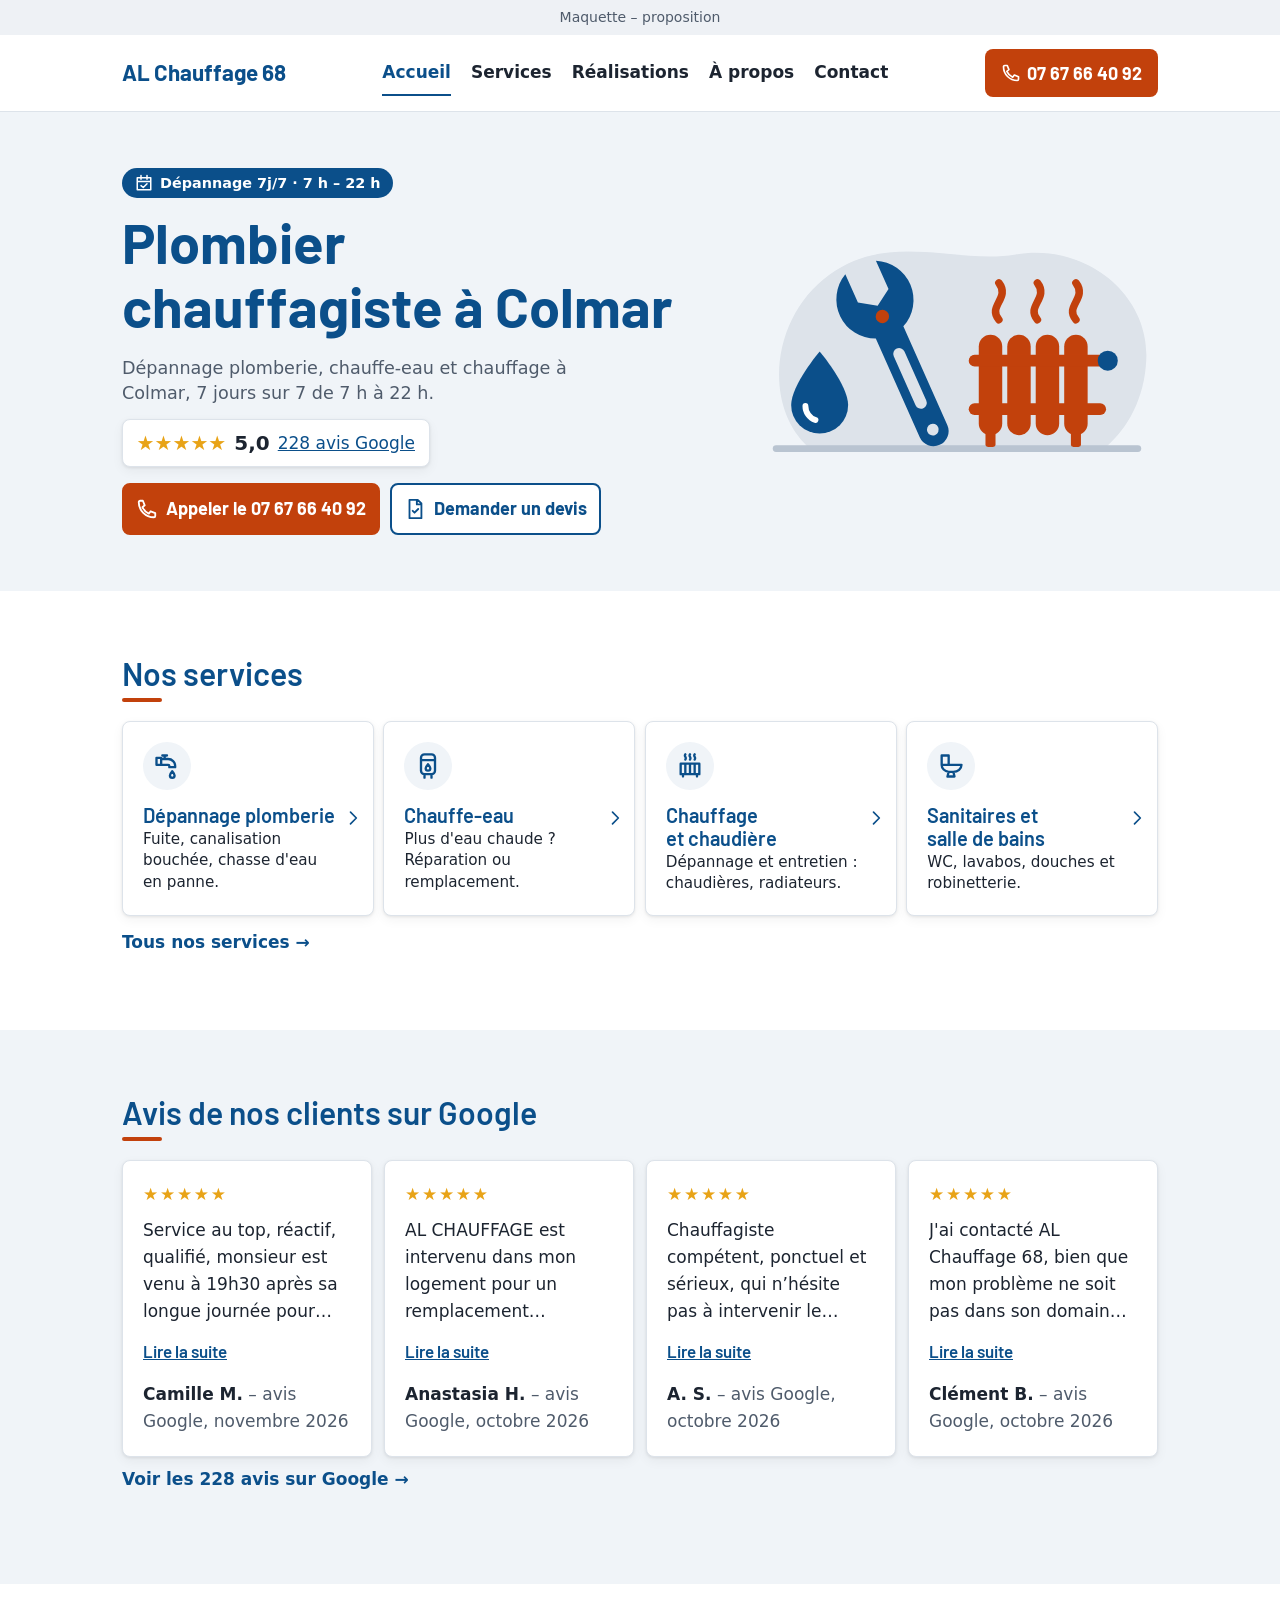
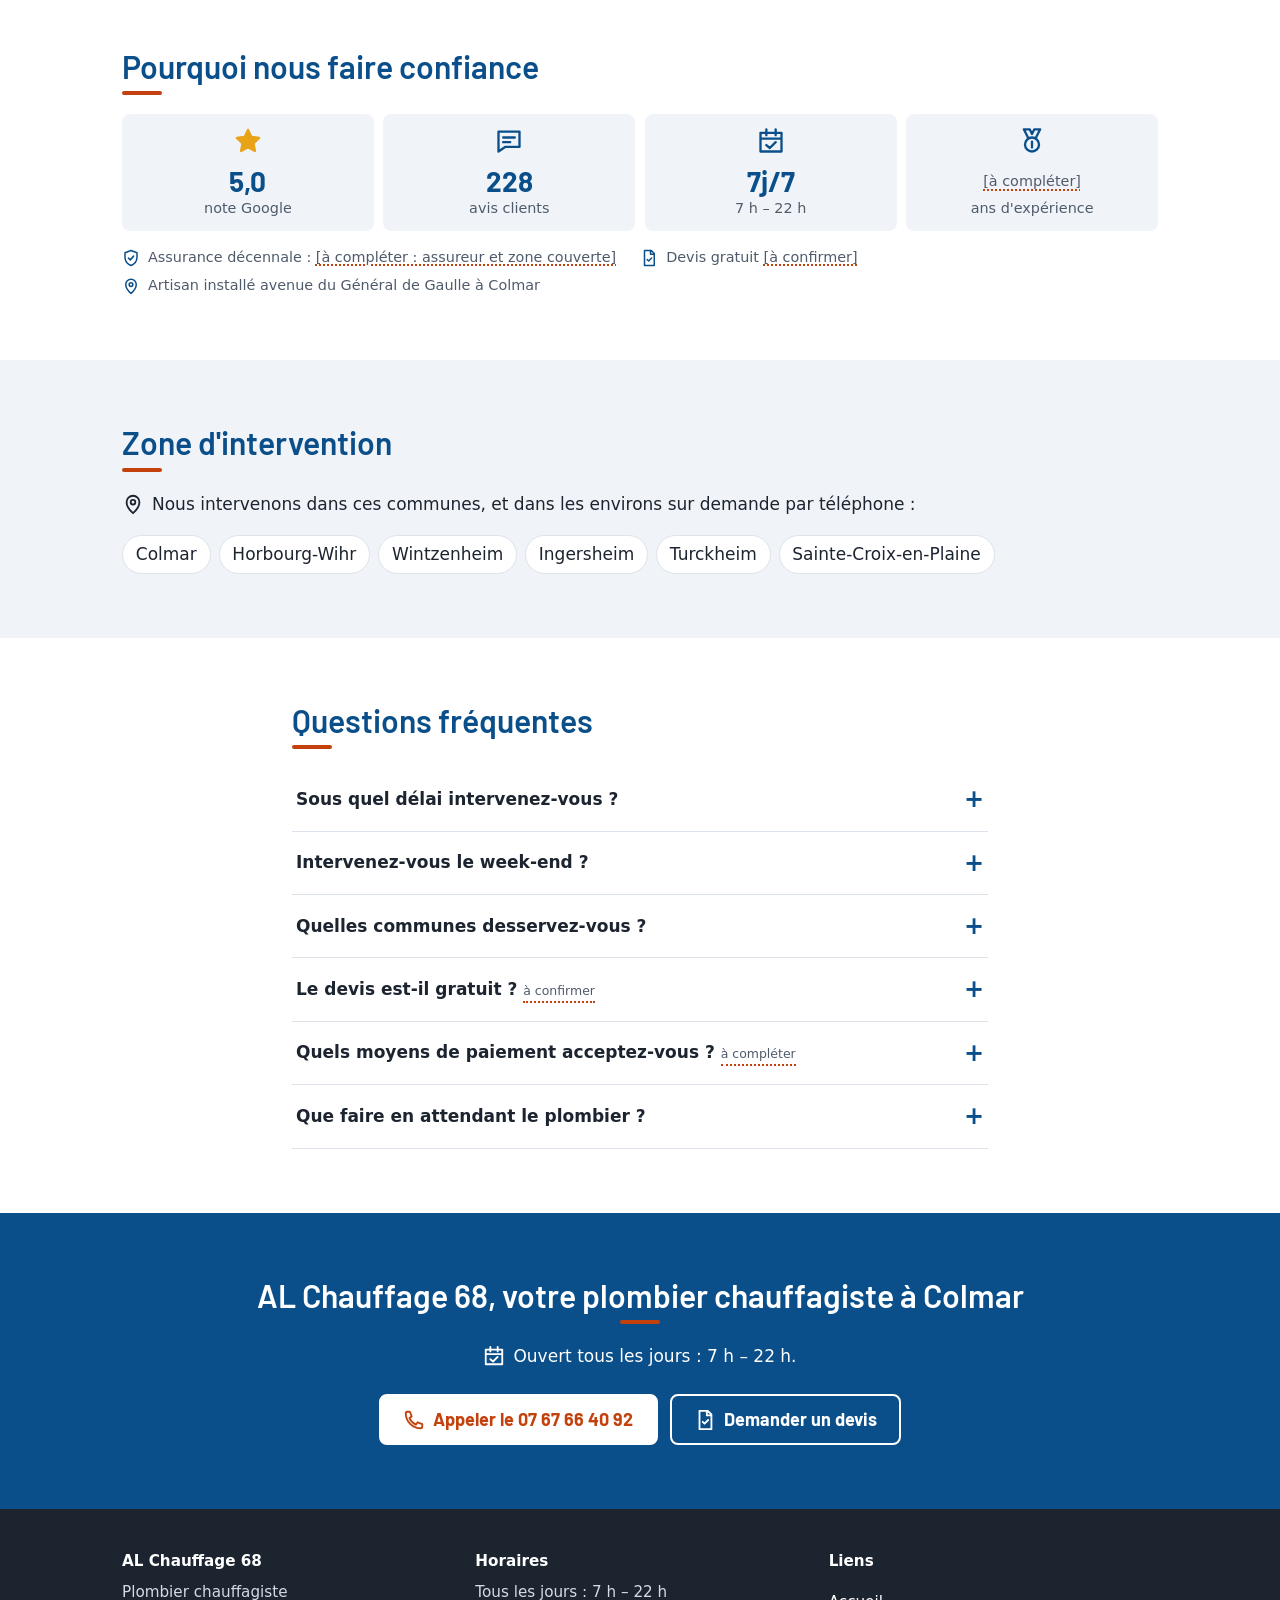
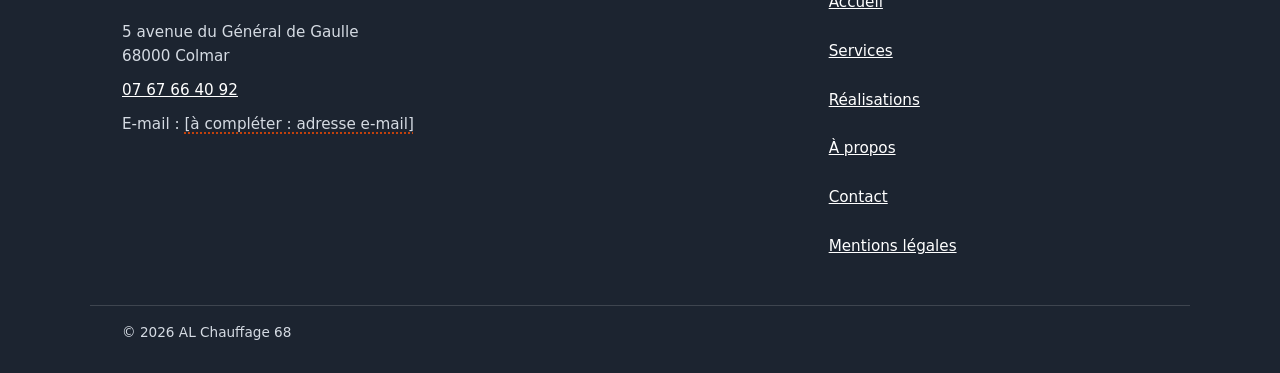
<file: index.html>
<!DOCTYPE html>
<!--
  GABARIT DE BASE : la "coquille" commune à toutes les pages.

  generer.py remplace chaque variable écrite entre doubles accolades
  par la valeur du client (lue dans client.json), et insère le contenu
  propre à chaque page à la place de la variable "contenu".

  Attention : n'écris jamais de doubles accolades dans un commentaire,
  generer.py les remplacerait aussi.

  Les variables qui contiennent du HTML déjà prêt (menu, JSON-LD, contenu…)
  sont fabriquées par generer.py. Les autres sont du texte simple.
-->
<html lang="fr">
<head>
  <meta charset="utf-8">
  <meta name="viewport" content="width=device-width, initial-scale=1">
  <!-- Accueil d'une maquette : check-list et points à vérifier. Placé après le charset,
       que le navigateur doit trouver dans les 1024 premiers octets du fichier. -->
  <!--
  AVANT LA MISE EN LIGNE (tout se règle dans client.json, puis relancer generer.py)
  [ ] Retirer le noindex : "maquette": false
  [ ] Retirer le bandeau maquette : même réglage
  [ ] Ajouter le nom de domaine : "site.url" (met à jour canonical, Open Graph, sitemap, CNAME)
  [ ] Renseigner tous les [à compléter] et lever les [à confirmer]
  [ ] Régler tous les points à vérifier avec le client
  [ ] Ajouter les photos, dont photos/partage.jpg (1200 x 630)
  [ ] Renseigner la clé Web3Forms, créée avec l'e-mail de l'artisan, effacer "formulaire.test", puis tester un vrai envoi
  [ ] Ligne Sitemap de robots.txt : s'active toute seule avec "maquette": false

  POINTS À VÉRIFIER AVEC LE CLIENT (liste a_verifier de client.json)
  [ ] Accord pour afficher les 4 avis Google
  [ ] Accord pour recevoir les demandes de devis et les photos par SMS
  [ ] Horaires, 7 h – 22 h tous les jours : relire avec le client
  [ ] Communes desservies : relire avec le client
  [ ] Services, descriptions, clientèle de particuliers
  [ ] Sanitaires et salle de bains : service proposé ?
  [ ] Pompe à chaleur / climatisation (masquée) : service proposé ? Quelles prestations ?
  [ ] Prix indicatifs, taux horaire et frais de déplacement (non affichés)
  [ ] Devis gratuit : déplacement compris ?
  [ ] Délai habituel, pour une urgence et pour des travaux programmés
  [ ] Majoration le soir et le week-end
  [ ] Marques posées et entretenues
  [ ] Parcours de l'artisan, année de création, équipe
  [ ] Certifications : RGE, Qualibat ou aucune
  [ ] Texte de présentation et valeurs
  [ ] Réalisations : types de chantiers, puis description, commune et date de chaque photo
  [ ] Adresse : local ou domicile ? D'accord pour l'afficher avec une carte ?
  [ ] Position GPS pour Google (latitude, longitude)
  [ ] Formulaire (en test, reçu par Louison) : e-mail de l'artisan pour sa clé, et durée de conservation des demandes
-->

  <!-- Référencement : un titre et une description propres à chaque page -->
  <title>Plombier chauffagiste à Colmar – AL Chauffage 68</title>
  <meta name="description" content="AL Chauffage 68, plombier chauffagiste à Colmar. Dépannage plomberie, chauffe-eau et chauffage à Colmar, 7 jours sur 7 de 7&nbsp;h à 22&nbsp;h.">
  <!-- "index, follow" pour un vrai site, "noindex, nofollow" pour une maquette -->
  <meta name="robots" content="noindex, nofollow">
  <link rel="canonical" href="https://sneaqix.github.io/maquette-al-chauffage-68/">

  <!-- Open Graph : l'aperçu affiché quand on partage le lien (WhatsApp, Facebook…) -->
  <meta property="og:type" content="website">
  <meta property="og:locale" content="fr_FR">
  <meta property="og:site_name" content="AL Chauffage 68">
  <meta property="og:title" content="Plombier chauffagiste à Colmar – AL Chauffage 68">
  <meta property="og:description" content="AL Chauffage 68, plombier chauffagiste à Colmar. Dépannage plomberie, chauffe-eau et chauffage à Colmar, 7 jours sur 7 de 7&nbsp;h à 22&nbsp;h.">
  <meta property="og:url" content="https://sneaqix.github.io/maquette-al-chauffage-68/">
  <!-- Image de partage (JPG ou PNG) : absente si le client n'a pas encore de photo -->
  <meta property="og:image" content="https://sneaqix.github.io/maquette-al-chauffage-68/assets/img/partage.png">
  <meta property="og:image:width" content="1200">
  <meta property="og:image:height" content="630">
  <meta property="og:image:alt" content="Visuel d'attente : photo du client à venir">

  <meta name="theme-color" content="#0b4f8a">
  <link rel="icon" href="assets/img/favicon.svg" type="image/svg+xml">
  <!-- La graisse des titres et des boutons est chargée en priorité.
       crossorigin est obligatoire pour une police, même sur le même site. -->
  <link rel="preload" href="assets/fonts/barlow-700.woff2" as="font" type="font/woff2" crossorigin>
  <!-- ?v=... : empreinte du fichier calculée par generer.py. Elle change dès que
       le fichier change, ce qui oblige le navigateur à recharger la nouvelle
       version au lieu de garder l'ancienne en mémoire (cache). -->
  <link rel="stylesheet" href="assets/css/style.css?v=8a58036d">

  <!-- Les couleurs du client : elles remplacent celles par défaut de style.css -->
  <style>
    :root {
      --couleur-principale: #0b4f8a;
      --couleur-action: #c2410c;
      --couleur-accent: #e8a317;
    }
  </style>

  <!-- Données structurées LocalBusiness (accueil seulement) : aident Google à comprendre
       qui est l'entreprise, où elle est et quand elle est ouverte -->
  <!-- [à compléter : géolocalisation (latitude et longitude), champ entreprise.geo] -->
  <script type="application/ld+json">
{
  "@context": "https://schema.org",
  "@type": "Plumber",
  "@id": "https://sneaqix.github.io/maquette-al-chauffage-68/#entreprise",
  "name": "AL Chauffage 68",
  "description": "Dépannage plomberie, chauffe-eau et chauffage à Colmar, 7 jours sur 7 de 7 h à 22 h.",
  "url": "https://sneaqix.github.io/maquette-al-chauffage-68/",
  "telephone": "+33767664092",
  "address": {
    "@type": "PostalAddress",
    "streetAddress": "5 avenue du Général de Gaulle",
    "postalCode": "68000",
    "addressLocality": "Colmar",
    "addressCountry": "FR"
  },
  "openingHoursSpecification": [
    {
      "@type": "OpeningHoursSpecification",
      "dayOfWeek": [
        "Monday",
        "Tuesday",
        "Wednesday",
        "Thursday",
        "Friday",
        "Saturday",
        "Sunday"
      ],
      "opens": "07:00",
      "closes": "22:00"
    }
  ],
  "areaServed": [
    {
      "@type": "City",
      "name": "Colmar"
    },
    {
      "@type": "City",
      "name": "Horbourg-Wihr"
    },
    {
      "@type": "City",
      "name": "Wintzenheim"
    },
    {
      "@type": "City",
      "name": "Ingersheim"
    },
    {
      "@type": "City",
      "name": "Turckheim"
    },
    {
      "@type": "City",
      "name": "Sainte-Croix-en-Plaine"
    }
  ],
  "sameAs": [
    "https://maps.app.goo.gl/vkjFC9P3EUq2Zqzq7"
  ]
}
</script>

  <!-- Signale tout de suite au CSS que le JavaScript fonctionne (classe "js"),
       pour que le menu mobile soit replié dès l'affichage, sans clignotement -->
  <script>document.documentElement.classList.add('js');</script>
  <!-- defer : le script s'exécute une fois la page lue, sans la ralentir -->
  <script src="assets/js/main.js?v=74660fad" defer></script>
</head>
<body>
  <!-- Lien d'évitement : permet aux utilisateurs de clavier ou de lecteur
       d'écran de sauter directement au contenu -->
  <a class="lien-evitement" href="#contenu">Aller au contenu</a>

  <!-- Bandeau "Maquette – proposition" (vide sur un vrai site) -->
  <p class="bandeau-maquette">Maquette – proposition</p>

  <header class="entete">
    <div class="conteneur entete__ligne">
      <a class="logo" href="index.html">AL Chauffage 68</a>

      <!-- Bouton ☰ du menu mobile. Affiché seulement si le JS fonctionne
           (voir ".js .menu-bouton" dans style.css) : sans JS, le menu reste
           simplement affiché en entier. -->
      <button class="menu-bouton" type="button" aria-expanded="false"
              aria-controls="menu">
        <span class="menu-bouton__icone" aria-hidden="true"></span>
        <span class="menu-bouton__texte">Menu</span>
      </button>

      <nav class="menu" id="menu" aria-label="Menu principal">
        <ul class="menu__liste">
<li><a class="menu__lien" href="index.html" aria-current="page"><svg class="icone menu__icone" aria-hidden="true" focusable="false" viewBox="0 0 24 24" width="22" height="22" fill="none" stroke="currentColor" stroke-width="2" stroke-linecap="round" stroke-linejoin="round"><path d="M3 11l9-8 9 8M5 9.5V21h5v-6h4v6h5V9.5"/></svg>Accueil</a></li>
<li><a class="menu__lien" href="services.html"><svg class="icone menu__icone" aria-hidden="true" focusable="false" viewBox="0 0 24 24" width="22" height="22" fill="none" stroke="currentColor" stroke-width="2" stroke-linecap="round" stroke-linejoin="round"><path d="M14.7 6.3a1 1 0 0 0 0 1.4l1.6 1.6a1 1 0 0 0 1.4 0l3.8-3.8a6 6 0 0 1-8 8l-6.9 6.9a2.1 2.1 0 0 1-3-3l6.9-6.9a6 6 0 0 1 8-8z"/></svg>Services</a></li>
<li><a class="menu__lien" href="realisations.html"><svg class="icone menu__icone" aria-hidden="true" focusable="false" viewBox="0 0 24 24" width="22" height="22" fill="none" stroke="currentColor" stroke-width="2" stroke-linecap="round" stroke-linejoin="round"><path d="M4 4h16v16H4zM4 17l5-5 4 4 3-3 4 4M14 8.5a1.5 1.5 0 1 0 3 0a1.5 1.5 0 1 0-3 0"/></svg>Réalisations</a></li>
<li><a class="menu__lien" href="a-propos.html"><svg class="icone menu__icone" aria-hidden="true" focusable="false" viewBox="0 0 24 24" width="22" height="22" fill="none" stroke="currentColor" stroke-width="2" stroke-linecap="round" stroke-linejoin="round"><path d="M8 8a4 4 0 1 0 8 0a4 4 0 1 0-8 0M4 21a8 7 0 0 1 16 0"/></svg>À propos</a></li>
<li><a class="menu__lien" href="contact.html"><svg class="icone menu__icone" aria-hidden="true" focusable="false" viewBox="0 0 24 24" width="22" height="22" fill="none" stroke="currentColor" stroke-width="2" stroke-linecap="round" stroke-linejoin="round"><path d="M3 5h18v14H3zM3 6l9 7 9-7"/></svg>Contact</a></li>
</ul>
      </nav>

      <!-- Téléphone dans l'en-tête : visible sur grand écran -->
      <a class="entete__tel" href="tel:+33767664092" aria-label="Appeler le 07 67 66 40 92"><svg class="icone" aria-hidden="true" focusable="false" viewBox="0 0 24 24" width="20" height="20" fill="none" stroke="currentColor" stroke-width="2" stroke-linecap="round" stroke-linejoin="round"><path d="M7.5 3h-3A1.5 1.5 0 0 0 3 4.5 16.5 16.5 0 0 0 19.5 21a1.5 1.5 0 0 0 1.5-1.5v-3l-5-2-2 2.5a14 14 0 0 1-7-7l2.5-2z"/></svg>07 67 66 40 92</a>
    </div>
  </header>

  <main id="contenu">
    <!--
  PAGE D'ACCUEIL (devient index.html)
  Inséré dans base.html à la place de la variable "contenu".
  Le seul H1 de la page : le métier + la ville (essentiel pour le SEO local).
-->

<!-- 1. Haut de page : ce que fait l'entreprise, où, la note Google et les boutons -->
<section class="accueil-hero">
  <div class="conteneur accueil-hero__grille">
    <div class="accueil-hero__texte">
      <p class="pastille"><svg class="icone" aria-hidden="true" focusable="false" viewBox="0 0 24 24" width="18" height="18" fill="none" stroke="currentColor" stroke-width="2" stroke-linecap="round" stroke-linejoin="round"><path d="M3 5h18v16H3zM3 10h18M8 2v5M16 2v5M8 15.5l3 2.5 5-5"/></svg><span>Dépannage 7j/7 · 7&nbsp;h – 22&nbsp;h</span></p>
      <h1>Plombier chauffagiste à Colmar</h1>
      <p class="accroche">Dépannage plomberie, chauffe-eau et chauffage à Colmar, 7 jours sur 7 de 7&nbsp;h à 22&nbsp;h.</p>

      <a class="note-google" href="https://maps.app.goo.gl/vkjFC9P3EUq2Zqzq7" target="_blank" rel="noopener"><span class="note-google__etoiles" aria-hidden="true"><span class="etoile">★</span><span class="etoile">★</span><span class="etoile">★</span><span class="etoile">★</span><span class="etoile">★</span></span> <strong>5,0<span class="visuellement-cache"> sur 5,</span></strong> <span class="note-google__avis">228 avis Google</span></a>

      <div class="boutons">
        <!-- main.js montre la barre du bas quand ce bouton sort de l'écran -->
        <a class="bouton bouton--action" href="tel:+33767664092" data-appel-principal><svg class="icone" aria-hidden="true" focusable="false" viewBox="0 0 24 24" width="22" height="22" fill="none" stroke="currentColor" stroke-width="2" stroke-linecap="round" stroke-linejoin="round"><path d="M7.5 3h-3A1.5 1.5 0 0 0 3 4.5 16.5 16.5 0 0 0 19.5 21a1.5 1.5 0 0 0 1.5-1.5v-3l-5-2-2 2.5a14 14 0 0 1-7-7l2.5-2z"/></svg><span>Appeler le <span class="numero">07 67 66 40 92</span></span></a>
        <!-- Deux boutons visibles, jamais plus. Le 2e : SMS sur téléphone, formulaire sur ordinateur -->
        <a class="bouton bouton--secondaire bouton--mobile" href="sms:+33767664092?&amp;body=Bonjour%2C%20je%20vous%20contacte%20depuis%20votre%20site.%20Je%20souhaite%20un%20devis%20pour%20%3A%20"><svg class="icone" aria-hidden="true" focusable="false" viewBox="0 0 24 24" width="22" height="22" fill="none" stroke="currentColor" stroke-width="2" stroke-linecap="round" stroke-linejoin="round"><path d="M3 4h18v13H9l-6 4zM8 10.5h.01M12 10.5h.01M16 10.5h.01"/></svg>Devis par SMS</a><a class="bouton bouton--secondaire bouton--grand-ecran" href="contact.html#devis"><svg class="icone" aria-hidden="true" focusable="false" viewBox="0 0 24 24" width="22" height="22" fill="none" stroke="currentColor" stroke-width="2" stroke-linecap="round" stroke-linejoin="round"><path d="M6 2h9l4 4v16H6zM14 2v5h5M9.5 14l2 2 4-4"/></svg>Demander un devis</a>
      </div>
    </div>

    <div class="accueil-hero__photo">
      <img class="illustration" src="assets/img/illustration-accueil.svg" alt="" width="480" height="300" loading="eager">
    </div>
  </div>
</section>

<!-- 2. Services, juste après le haut de page (les 4 premiers de la liste) -->
<section class="section">
  <div class="conteneur">
    <h2>Nos services</h2>
    <ul class="grille-cartes grille-cartes--apercu">
<li class="carte-service carte-service--lien"><span class="carte-service__icone"><svg class="icone" aria-hidden="true" focusable="false" viewBox="0 0 24 24" width="28" height="28" fill="none" stroke="currentColor" stroke-width="2" stroke-linecap="round" stroke-linejoin="round"><path d="M3 5h4v6H3zM7 6h6a6 6 0 0 1 6 6v1h-5v-1a1 1 0 0 0-1-1H7M10 6V3M8 3h4M16.5 16.5s-2 2.3-2 3.7a2 2 0 0 0 4 0c0-1.4-2-3.7-2-3.7z"/></svg></span><div><h3><a class="carte-service__lien" href="services.html#service-depannage-plomberie">Dépannage plomberie</a></h3><p>Fuite, canalisation bouchée, chasse d&#x27;eau en panne.</p></div><svg class="icone carte-service__chevron" aria-hidden="true" focusable="false" viewBox="0 0 24 24" width="20" height="20" fill="none" stroke="currentColor" stroke-width="2" stroke-linecap="round" stroke-linejoin="round"><path d="M9 5l7 7-7 7"/></svg></li>
<li class="carte-service carte-service--lien"><span class="carte-service__icone"><svg class="icone" aria-hidden="true" focusable="false" viewBox="0 0 24 24" width="28" height="28" fill="none" stroke="currentColor" stroke-width="2" stroke-linecap="round" stroke-linejoin="round"><path d="M6 5a3 3 0 0 1 3-3h6a3 3 0 0 1 3 3v11a3 3 0 0 1-3 3H9a3 3 0 0 1-3-3zM6 7h12M9 19v3M15 19v3M12 10.5s-2 2.3-2 3.5a2 2 0 0 0 4 0c0-1.2-2-3.5-2-3.5z"/></svg></span><div><h3><a class="carte-service__lien" href="services.html#service-chauffe-eau">Chauffe-eau</a></h3><p>Plus d&#x27;eau chaude ? Réparation ou remplacement.</p></div><svg class="icone carte-service__chevron" aria-hidden="true" focusable="false" viewBox="0 0 24 24" width="20" height="20" fill="none" stroke="currentColor" stroke-width="2" stroke-linecap="round" stroke-linejoin="round"><path d="M9 5l7 7-7 7"/></svg></li>
<li class="carte-service carte-service--lien"><span class="carte-service__icone"><svg class="icone" aria-hidden="true" focusable="false" viewBox="0 0 24 24" width="28" height="28" fill="none" stroke="currentColor" stroke-width="2" stroke-linecap="round" stroke-linejoin="round"><path d="M4 10h16v9H4zM8 10v9M12 10v9M16 10v9M6 19v2M18 19v2M8 2c-1.5 1.7 1.5 2.5 0 4.5M12 2c-1.5 1.7 1.5 2.5 0 4.5M16 2c-1.5 1.7 1.5 2.5 0 4.5"/></svg></span><div><h3><a class="carte-service__lien" href="services.html#service-chauffage-et-chaudiere">Chauffage et chaudière</a></h3><p>Dépannage et entretien : chaudières, radiateurs.</p></div><svg class="icone carte-service__chevron" aria-hidden="true" focusable="false" viewBox="0 0 24 24" width="20" height="20" fill="none" stroke="currentColor" stroke-width="2" stroke-linecap="round" stroke-linejoin="round"><path d="M9 5l7 7-7 7"/></svg></li>
<li class="carte-service carte-service--lien"><span class="carte-service__icone"><svg class="icone" aria-hidden="true" focusable="false" viewBox="0 0 24 24" width="28" height="28" fill="none" stroke="currentColor" stroke-width="2" stroke-linecap="round" stroke-linejoin="round"><path d="M4 3h6v8H4zM4 11h17a7 6 0 0 1-7 6h-4a7 6 0 0 1-6-6zM10 17l-1 4h6l-1-4"/></svg></span><div><h3><a class="carte-service__lien" href="services.html#service-sanitaires-et-salle-de-bains">Sanitaires et salle de bains</a></h3><p>WC, lavabos, douches et robinetterie.</p></div><svg class="icone carte-service__chevron" aria-hidden="true" focusable="false" viewBox="0 0 24 24" width="20" height="20" fill="none" stroke="currentColor" stroke-width="2" stroke-linecap="round" stroke-linejoin="round"><path d="M9 5l7 7-7 7"/></svg></li>
</ul>
    <a class="lien-fleche" href="services.html">Tous nos services</a>
  </div>
</section>

<!-- 3. Avis Google choisis à la main, en carrousel sur téléphone et tablette
     (section absente si la liste "avis" de client.json est vide) -->
<section class="section section--fond">
<div class="conteneur">
<h2>Avis de nos clients sur Google</h2>
<div class="carrousel">
<ul class="avis" role="list" tabindex="0" aria-label="Avis de clients, à faire défiler">
<li class="avis-carte"><figure><p class="avis-carte__etoiles" role="img" aria-label="Note : 5 sur 5">★★★★★</p><blockquote class="avis-carte__texte"><p>Service au top, réactif, qualifié, monsieur est venu à 19h30 après sa longue journée pour nous dépanner alors que nous n’étions pas encore clients chez lui. Nous ferons appel à lui sans nul doute pour notre entretien chaudière et dépannage dorénavant.</p></blockquote><figcaption>Camille M.<span class="avis-carte__source"> – avis Google, novembre 2026</span></figcaption></figure></li>
<li class="avis-carte"><figure><p class="avis-carte__etoiles" role="img" aria-label="Note : 5 sur 5">★★★★★</p><blockquote class="avis-carte__texte"><p>AL CHAUFFAGE est intervenu dans mon logement pour un remplacement d&#x27;urgence d&#x27;un chauffe-eau. Le technicien est intervenu rapidement pour effectuer le diagnostique de panne le jour même, avec dépose de l&#x27;ancien matériel, installation du nouveau chauffe-eau le jour suivant. En plus de cela, ils nous a aidé avec notre chasse d&#x27;eau au toilette pour un tarif correct. Très professionnel, serviable et poli. Je le recommande sans réserve.</p></blockquote><figcaption>Anastasia H.<span class="avis-carte__source"> – avis Google, octobre 2026</span></figcaption></figure></li>
<li class="avis-carte"><figure><p class="avis-carte__etoiles" role="img" aria-label="Note : 5 sur 5">★★★★★</p><blockquote class="avis-carte__texte"><p>Chauffagiste compétent, ponctuel et sérieux, qui n’hésite pas à intervenir le week-end en cas d’urgence, ce qui est vraiment appréciable</p></blockquote><figcaption>A. S.<span class="avis-carte__source"> – avis Google, octobre 2026</span></figcaption></figure></li>
<li class="avis-carte"><figure><p class="avis-carte__etoiles" role="img" aria-label="Note : 5 sur 5">★★★★★</p><blockquote class="avis-carte__texte"><p>J&#x27;ai contacté AL Chauffage 68, bien que mon problème ne soit pas dans son domaine, il a pris le temps de m&#x27;écouter, d&#x27;appeler un de ses confrères pour qu&#x27;il vienne me dépanner et de me dire de revenir vers lui si son confrère ne me rappelait pas.<br>Il n&#x27;avait rien à gagner à faire tout ça, mais il l&#x27;a fait quand même fait alors que tous ses confrères que j&#x27;ai contacté déniaient me répondre ou se déplacer.<br>Je trouvais ça surprenant un artisan avec une note de 5/5 et autant de commentaires, je comprends mieux pourquoi.</p></blockquote><figcaption>Clément B.<span class="avis-carte__source"> – avis Google, octobre 2026</span></figcaption></figure></li>
</ul>
<div class="carrousel__commandes" hidden><button class="carrousel__fleche" type="button" data-sens="-1" aria-label="Avis précédent">‹</button><p class="carrousel__compteur"><span aria-hidden="true">1 / 4</span><span class="visuellement-cache" aria-live="polite">Avis 1 sur 4</span></p><button class="carrousel__fleche" type="button" data-sens="1" aria-label="Avis suivant">›</button></div>
</div>
<p><a class="lien-fleche" href="https://maps.app.goo.gl/vkjFC9P3EUq2Zqzq7" target="_blank" rel="noopener">Voir les 228 avis sur Google</a></p>
</div>
</section>

<!-- 4. Confiance : tuiles ("chiffres" + note Google), puis ligne discrète ("atouts") -->
<section class="section">
  <div class="conteneur">
    <h2>Pourquoi nous faire confiance</h2>
    <ul class="tuiles">
<li class="tuile"><svg class="icone icone--etoile" aria-hidden="true" focusable="false" viewBox="0 0 24 24" width="28" height="28" fill="currentColor" stroke="currentColor" stroke-width="2" stroke-linecap="round" stroke-linejoin="round"><path d="M12 2.5l2.9 6 6.6.9-4.8 4.6 1.2 6.5L12 17.4l-5.9 3.1 1.2-6.5-4.8-4.6 6.6-.9z"/></svg><p class="tuile__valeur">5,0</p><p class="tuile__libelle">note Google</p></li>
<li class="tuile"><svg class="icone" aria-hidden="true" focusable="false" viewBox="0 0 24 24" width="28" height="28" fill="none" stroke="currentColor" stroke-width="2" stroke-linecap="round" stroke-linejoin="round"><path d="M3 4h18v13H9l-6 4zM7 9h10M7 13h6"/></svg><p class="tuile__valeur">228</p><p class="tuile__libelle">avis clients</p></li>
<li class="tuile"><svg class="icone" aria-hidden="true" focusable="false" viewBox="0 0 24 24" width="28" height="28" fill="none" stroke="currentColor" stroke-width="2" stroke-linecap="round" stroke-linejoin="round"><path d="M3 5h18v16H3zM3 10h18M8 2v5M16 2v5M8 15.5l3 2.5 5-5"/></svg><p class="tuile__valeur">7j/7</p><p class="tuile__libelle">7&nbsp;h – 22&nbsp;h</p></li>
<li class="tuile"><svg class="icone" aria-hidden="true" focusable="false" viewBox="0 0 24 24" width="28" height="28" fill="none" stroke="currentColor" stroke-width="2" stroke-linecap="round" stroke-linejoin="round"><path d="M6 15a6 6 0 1 0 12 0a6 6 0 1 0-12 0M9 9.8L5 2h5l2 4 2-4h5l-4 7.8M12 12.5v5"/></svg><p class="tuile__valeur tuile__valeur--repere"><span class="a-completer">[à compléter]</span></p><p class="tuile__libelle">ans d&#x27;expérience</p></li>
</ul>
    <ul class="garanties">
<li class="ligne-icone"><svg class="icone" aria-hidden="true" focusable="false" viewBox="0 0 24 24" width="18" height="18" fill="none" stroke="currentColor" stroke-width="2" stroke-linecap="round" stroke-linejoin="round"><path d="M12 2l8 3v6c0 5-3.4 9-8 11-4.6-2-8-6-8-11V5zM8.5 12l2.5 2.5 4.5-5"/></svg><span>Assurance décennale : <span class="a-completer">[à compléter : assureur et zone couverte]</span></span></li>
<li class="ligne-icone"><svg class="icone" aria-hidden="true" focusable="false" viewBox="0 0 24 24" width="18" height="18" fill="none" stroke="currentColor" stroke-width="2" stroke-linecap="round" stroke-linejoin="round"><path d="M6 2h9l4 4v16H6zM14 2v5h5M9.5 14l2 2 4-4"/></svg><span>Devis gratuit <span class="a-completer">[à confirmer]</span></span></li>
<li class="ligne-icone"><svg class="icone" aria-hidden="true" focusable="false" viewBox="0 0 24 24" width="18" height="18" fill="none" stroke="currentColor" stroke-width="2" stroke-linecap="round" stroke-linejoin="round"><path d="M12 22s7-6.3 7-12a7 7 0 1 0-14 0c0 5.7 7 12 7 12zM9.5 10a2.5 2.5 0 1 0 5 0a2.5 2.5 0 1 0-5 0"/></svg><span>Artisan installé avenue du Général de Gaulle à Colmar</span></li>
</ul>
  </div>
</section>

<!-- 5. Zone d'intervention : liste des communes (utile pour le SEO local) -->
<section class="section section--fond">
  <div class="conteneur">
    <h2>Zone d'intervention</h2>
    <p class="ligne-icone"><svg class="icone" aria-hidden="true" focusable="false" viewBox="0 0 24 24" width="22" height="22" fill="none" stroke="currentColor" stroke-width="2" stroke-linecap="round" stroke-linejoin="round"><path d="M12 22s7-6.3 7-12a7 7 0 1 0-14 0c0 5.7 7 12 7 12zM9.5 10a2.5 2.5 0 1 0 5 0a2.5 2.5 0 1 0-5 0"/></svg><span>Nous intervenons dans ces communes, et dans les environs sur demande par téléphone :</span></p>
    <ul class="zone">
<li>Colmar</li>
<li>Horbourg-Wihr</li>
<li>Wintzenheim</li>
<li>Ingersheim</li>
<li>Turckheim</li>
<li>Sainte-Croix-en-Plaine</li>
</ul>
  </div>
</section>

<!-- 6. Questions fréquentes (section absente si la liste "faq" est vide) -->
<section class="section">
<div class="conteneur conteneur--etroit">
<h2>Questions fréquentes</h2>
<div class="faq">
<details class="faq__item"><summary><span>Sous quel délai intervenez-vous ?</span></summary><div class="faq__reponse"><p>En cas d&#x27;urgence, le plus rapide est de nous appeler au 07 67 66 40 92.</p></div></details>
<details class="faq__item"><summary><span>Intervenez-vous le week-end ?</span></summary><div class="faq__reponse"><p>Oui, 7 jours sur 7, de 7&nbsp;h à 22&nbsp;h.</p></div></details>
<details class="faq__item"><summary><span>Quelles communes desservez-vous ?</span></summary><div class="faq__reponse"><p>Colmar, Horbourg-Wihr, Wintzenheim, Ingersheim, Turckheim, Sainte-Croix-en-Plaine (et environs, sur demande par téléphone).</p></div></details>
<details class="faq__item"><summary><span>Le devis est-il gratuit ? <span class="faq__badge">à confirmer</span></span></summary><div class="faq__reponse"><p>Oui, le devis est gratuit <span class="a-completer">[à confirmer]</span>.</p></div></details>
<details class="faq__item"><summary><span>Quels moyens de paiement acceptez-vous ? <span class="faq__badge">à compléter</span></span></summary><div class="faq__reponse"><p><span class="a-completer">[à compléter : moyens de paiement]</span></p></div></details>
<details class="faq__item"><summary><span>Que faire en attendant le plombier ?</span></summary><div class="faq__reponse"><ul><li>Fuite d&#x27;eau : fermez le robinet d&#x27;arrêt général, souvent près du compteur d&#x27;eau.</li><li>Eau près d&#x27;une prise ou d&#x27;un appareil électrique : n&#x27;y touchez pas et coupez le courant au tableau, seulement si vous pouvez y aller au sec.</li><li>Chauffe-eau qui fuit : coupez son alimentation électrique ou gaz, puis son arrivée d&#x27;eau, si c&#x27;est sans danger.</li><li>Chaudière en panne : notez le code d&#x27;erreur affiché et ne démontez rien.</li><li>Odeur de gaz : aérez, ne touchez à aucun interrupteur, pas de flamme ni de téléphone à l&#x27;intérieur, sortez, puis appelez Urgence Sécurité Gaz au 0 800 47 33 33 (gratuit, 24&nbsp;h/24).</li><li>Malaise, incendie ou très forte odeur de gaz : sortez et appelez le 18 ou le 112.</li></ul></div></details>
</div>
</div>
</section>

<!-- 7. Appel à l'action final -->
<section class="section section--appel">
  <div class="conteneur">
    <h2>AL Chauffage 68, votre plombier chauffagiste à Colmar</h2>
    <p class="ligne-icone"><svg class="icone" aria-hidden="true" focusable="false" viewBox="0 0 24 24" width="22" height="22" fill="none" stroke="currentColor" stroke-width="2" stroke-linecap="round" stroke-linejoin="round"><path d="M3 5h18v16H3zM3 10h18M8 2v5M16 2v5M8 15.5l3 2.5 5-5"/></svg><span>Ouvert tous les jours : 7&nbsp;h – 22&nbsp;h.</span></p>
    <div class="boutons boutons--centre">
      <a class="bouton bouton--action" href="tel:+33767664092"><svg class="icone" aria-hidden="true" focusable="false" viewBox="0 0 24 24" width="22" height="22" fill="none" stroke="currentColor" stroke-width="2" stroke-linecap="round" stroke-linejoin="round"><path d="M7.5 3h-3A1.5 1.5 0 0 0 3 4.5 16.5 16.5 0 0 0 19.5 21a1.5 1.5 0 0 0 1.5-1.5v-3l-5-2-2 2.5a14 14 0 0 1-7-7l2.5-2z"/></svg><span>Appeler le <span class="numero">07 67 66 40 92</span></span></a>
      <a class="bouton bouton--contour" href="contact.html#devis"><svg class="icone" aria-hidden="true" focusable="false" viewBox="0 0 24 24" width="22" height="22" fill="none" stroke="currentColor" stroke-width="2" stroke-linecap="round" stroke-linejoin="round"><path d="M6 2h9l4 4v16H6zM14 2v5h5M9.5 14l2 2 4-4"/></svg>Demander un devis</a>
    </div>
  </div>
</section>

  </main>

  <footer class="pied">
    <div class="conteneur pied__grille">
      <!-- Nom, adresse, téléphone : écrits EXACTEMENT comme partout ailleurs
           (même règle que sur la fiche Google, c'est important pour le SEO local) -->
      <div>
        <p class="pied__nom">AL Chauffage 68</p>
        <p>Plombier chauffagiste</p>
        <address>
          5 avenue du Général de Gaulle<br>
          68000 Colmar<br>
          <a href="tel:+33767664092">07 67 66 40 92</a><br>
          E-mail : <span class="a-completer">[à compléter : adresse e-mail]</span>
        </address>
      </div>
      <div>
        <p class="pied__titre">Horaires</p>
        <p>Tous les jours : 7 h – 22 h</p>
      </div>
      <div>
        <p class="pied__titre">Liens</p>
        <ul class="pied__liens">
          <li><a href="index.html">Accueil</a></li>
<li><a href="services.html">Services</a></li>
<li><a href="realisations.html">Réalisations</a></li>
<li><a href="a-propos.html">À propos</a></li>
<li><a href="contact.html">Contact</a></li>
          
          <li><a href="mentions-legales.html">Mentions légales</a></li>
        </ul>
      </div>
    </div>
    <p class="conteneur pied__copyright">© 2026 AL Chauffage 68</p>
  </footer>

  <!-- Barre d'action fixe en bas de l'écran, sur téléphone uniquement -->
  <div class="barre-action">
    <a class="barre-action__bouton barre-action__bouton--appel" href="tel:+33767664092">
      <svg class="icone icone-appel" aria-hidden="true" focusable="false" viewBox="0 0 24 24" width="20" height="20" fill="none" stroke="currentColor" stroke-width="2" stroke-linecap="round" stroke-linejoin="round"><path d="M7.5 3h-3A1.5 1.5 0 0 0 3 4.5 16.5 16.5 0 0 0 19.5 21a1.5 1.5 0 0 0 1.5-1.5v-3l-5-2-2 2.5a14 14 0 0 1-7-7l2.5-2z"/></svg>
      Appeler
    </a>
    <a class="barre-action__bouton" href="sms:+33767664092?&amp;body=Bonjour%2C%20je%20vous%20contacte%20depuis%20votre%20site.%20Je%20souhaite%20un%20devis%20pour%20%3A%20"><svg class="icone" aria-hidden="true" focusable="false" viewBox="0 0 24 24" width="20" height="20" fill="none" stroke="currentColor" stroke-width="2" stroke-linecap="round" stroke-linejoin="round"><path d="M3 4h18v13H9l-6 4zM8 10.5h.01M12 10.5h.01M16 10.5h.01"/></svg>Devis SMS</a>
  </div>
</body>
</html>
</file>
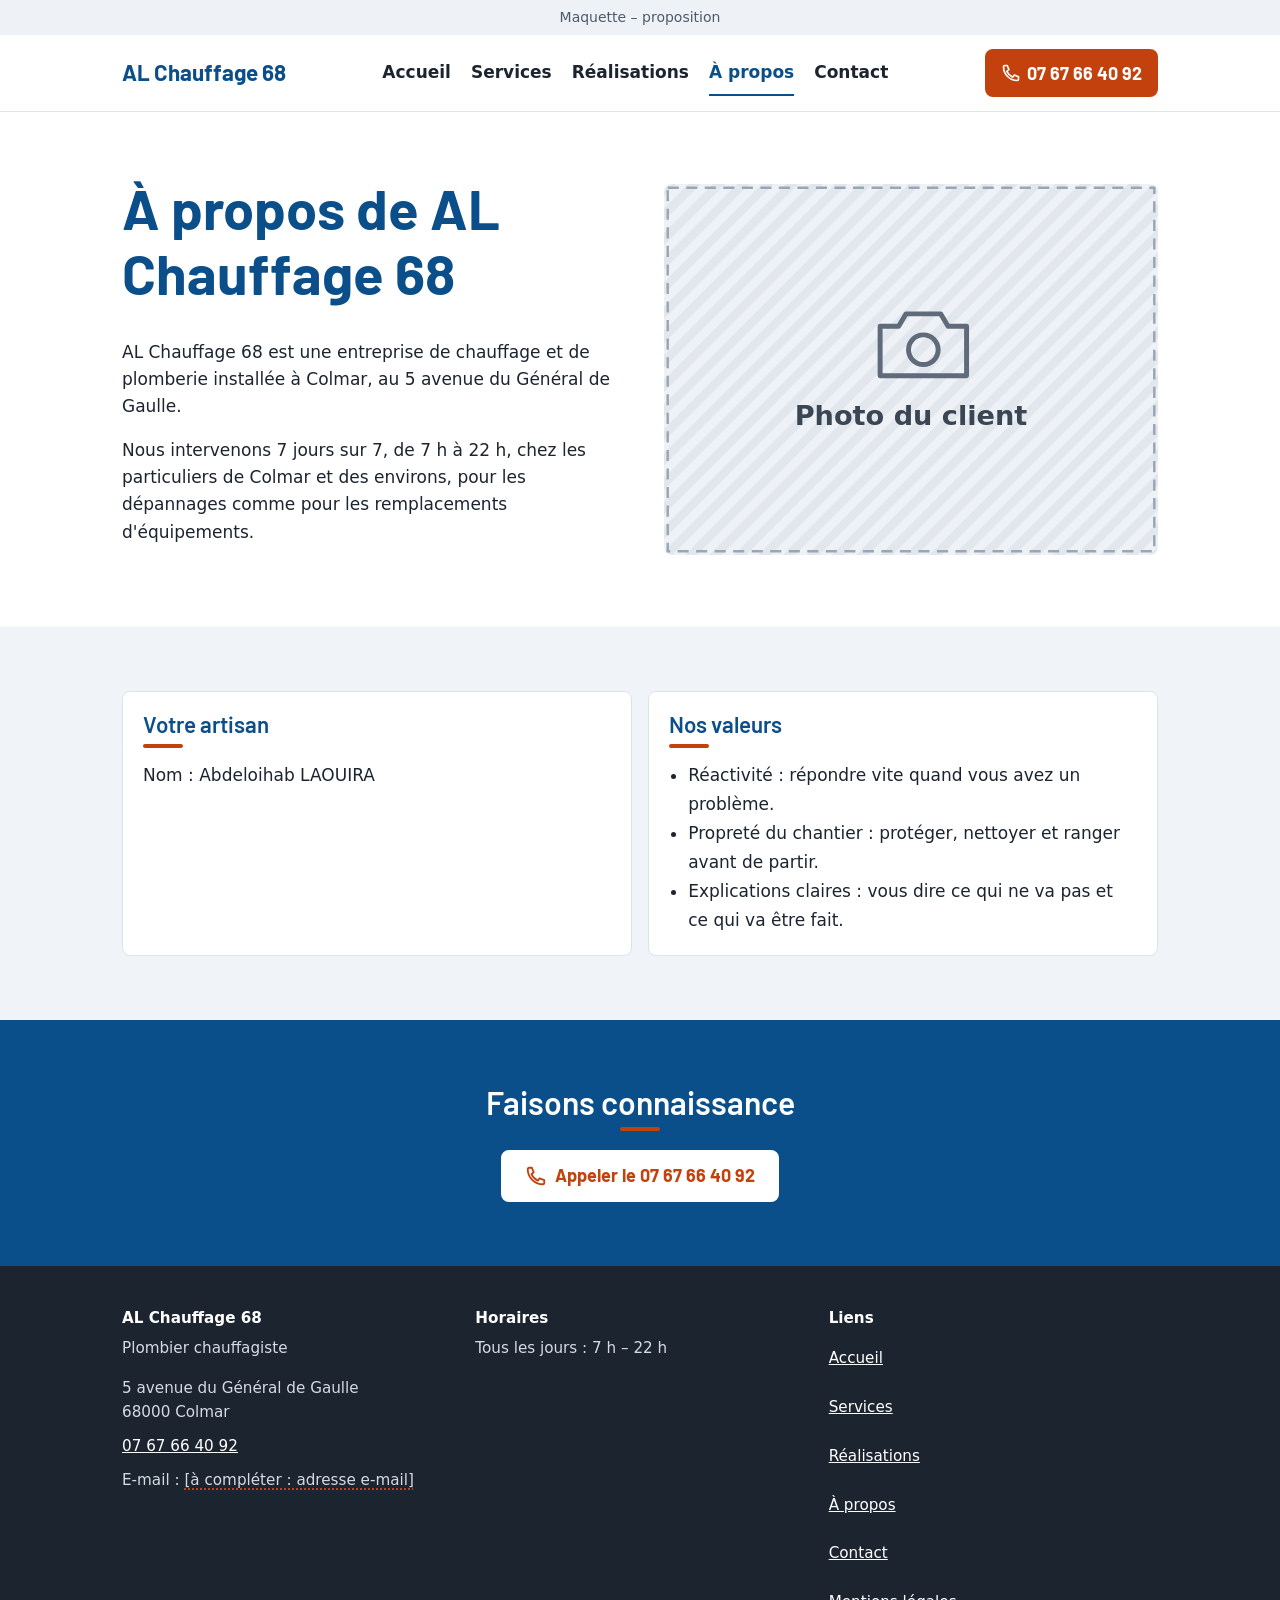
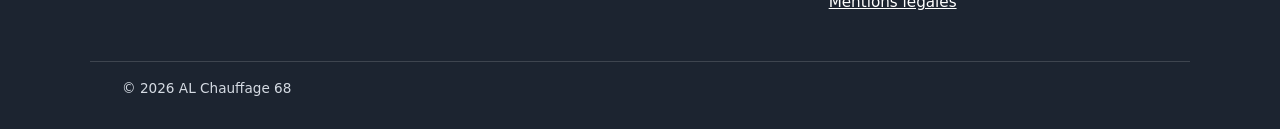
<file: a-propos.html>
<!DOCTYPE html>
<!--
  GABARIT DE BASE : la "coquille" commune à toutes les pages.

  generer.py remplace chaque variable écrite entre doubles accolades
  par la valeur du client (lue dans client.json), et insère le contenu
  propre à chaque page à la place de la variable "contenu".

  Attention : n'écris jamais de doubles accolades dans un commentaire,
  generer.py les remplacerait aussi.

  Les variables qui contiennent du HTML déjà prêt (menu, JSON-LD, contenu…)
  sont fabriquées par generer.py. Les autres sont du texte simple.
-->
<html lang="fr">
<head>
  <meta charset="utf-8">
  <meta name="viewport" content="width=device-width, initial-scale=1">
  <!-- Accueil d'une maquette : check-list et points à vérifier. Placé après le charset,
       que le navigateur doit trouver dans les 1024 premiers octets du fichier. -->
  

  <!-- Référencement : un titre et une description propres à chaque page -->
  <title>À propos – AL Chauffage 68, plombier chauffagiste à Colmar</title>
  <meta name="description" content="Découvrez AL Chauffage 68, plombier chauffagiste à Colmar : notre histoire, notre savoir-faire.">
  <!-- "index, follow" pour un vrai site, "noindex, nofollow" pour une maquette -->
  <meta name="robots" content="noindex, nofollow">
  <link rel="canonical" href="https://sneaqix.github.io/maquette-al-chauffage-68/a-propos.html">

  <!-- Open Graph : l'aperçu affiché quand on partage le lien (WhatsApp, Facebook…) -->
  <meta property="og:type" content="website">
  <meta property="og:locale" content="fr_FR">
  <meta property="og:site_name" content="AL Chauffage 68">
  <meta property="og:title" content="À propos – AL Chauffage 68, plombier chauffagiste à Colmar">
  <meta property="og:description" content="Découvrez AL Chauffage 68, plombier chauffagiste à Colmar : notre histoire, notre savoir-faire.">
  <meta property="og:url" content="https://sneaqix.github.io/maquette-al-chauffage-68/a-propos.html">
  <!-- Image de partage (JPG ou PNG) : absente si le client n'a pas encore de photo -->
  <meta property="og:image" content="https://sneaqix.github.io/maquette-al-chauffage-68/assets/img/partage.png">
  <meta property="og:image:width" content="1200">
  <meta property="og:image:height" content="630">
  <meta property="og:image:alt" content="Visuel d'attente : photo du client à venir">

  <meta name="theme-color" content="#0b4f8a">
  <link rel="icon" href="assets/img/favicon.svg" type="image/svg+xml">
  <!-- La graisse des titres et des boutons est chargée en priorité.
       crossorigin est obligatoire pour une police, même sur le même site. -->
  <link rel="preload" href="assets/fonts/barlow-700.woff2" as="font" type="font/woff2" crossorigin>
  <!-- ?v=... : empreinte du fichier calculée par generer.py. Elle change dès que
       le fichier change, ce qui oblige le navigateur à recharger la nouvelle
       version au lieu de garder l'ancienne en mémoire (cache). -->
  <link rel="stylesheet" href="assets/css/style.css?v=8a58036d">

  <!-- Les couleurs du client : elles remplacent celles par défaut de style.css -->
  <style>
    :root {
      --couleur-principale: #0b4f8a;
      --couleur-action: #c2410c;
      --couleur-accent: #e8a317;
    }
  </style>

  <!-- Données structurées LocalBusiness (accueil seulement) : aident Google à comprendre
       qui est l'entreprise, où elle est et quand elle est ouverte -->
  

  <!-- Signale tout de suite au CSS que le JavaScript fonctionne (classe "js"),
       pour que le menu mobile soit replié dès l'affichage, sans clignotement -->
  <script>document.documentElement.classList.add('js');</script>
  <!-- defer : le script s'exécute une fois la page lue, sans la ralentir -->
  <script src="assets/js/main.js?v=74660fad" defer></script>
</head>
<body>
  <!-- Lien d'évitement : permet aux utilisateurs de clavier ou de lecteur
       d'écran de sauter directement au contenu -->
  <a class="lien-evitement" href="#contenu">Aller au contenu</a>

  <!-- Bandeau "Maquette – proposition" (vide sur un vrai site) -->
  <p class="bandeau-maquette">Maquette – proposition</p>

  <header class="entete">
    <div class="conteneur entete__ligne">
      <a class="logo" href="index.html">AL Chauffage 68</a>

      <!-- Bouton ☰ du menu mobile. Affiché seulement si le JS fonctionne
           (voir ".js .menu-bouton" dans style.css) : sans JS, le menu reste
           simplement affiché en entier. -->
      <button class="menu-bouton" type="button" aria-expanded="false"
              aria-controls="menu">
        <span class="menu-bouton__icone" aria-hidden="true"></span>
        <span class="menu-bouton__texte">Menu</span>
      </button>

      <nav class="menu" id="menu" aria-label="Menu principal">
        <ul class="menu__liste">
<li><a class="menu__lien" href="index.html"><svg class="icone menu__icone" aria-hidden="true" focusable="false" viewBox="0 0 24 24" width="22" height="22" fill="none" stroke="currentColor" stroke-width="2" stroke-linecap="round" stroke-linejoin="round"><path d="M3 11l9-8 9 8M5 9.5V21h5v-6h4v6h5V9.5"/></svg>Accueil</a></li>
<li><a class="menu__lien" href="services.html"><svg class="icone menu__icone" aria-hidden="true" focusable="false" viewBox="0 0 24 24" width="22" height="22" fill="none" stroke="currentColor" stroke-width="2" stroke-linecap="round" stroke-linejoin="round"><path d="M14.7 6.3a1 1 0 0 0 0 1.4l1.6 1.6a1 1 0 0 0 1.4 0l3.8-3.8a6 6 0 0 1-8 8l-6.9 6.9a2.1 2.1 0 0 1-3-3l6.9-6.9a6 6 0 0 1 8-8z"/></svg>Services</a></li>
<li><a class="menu__lien" href="realisations.html"><svg class="icone menu__icone" aria-hidden="true" focusable="false" viewBox="0 0 24 24" width="22" height="22" fill="none" stroke="currentColor" stroke-width="2" stroke-linecap="round" stroke-linejoin="round"><path d="M4 4h16v16H4zM4 17l5-5 4 4 3-3 4 4M14 8.5a1.5 1.5 0 1 0 3 0a1.5 1.5 0 1 0-3 0"/></svg>Réalisations</a></li>
<li><a class="menu__lien" href="a-propos.html" aria-current="page"><svg class="icone menu__icone" aria-hidden="true" focusable="false" viewBox="0 0 24 24" width="22" height="22" fill="none" stroke="currentColor" stroke-width="2" stroke-linecap="round" stroke-linejoin="round"><path d="M8 8a4 4 0 1 0 8 0a4 4 0 1 0-8 0M4 21a8 7 0 0 1 16 0"/></svg>À propos</a></li>
<li><a class="menu__lien" href="contact.html"><svg class="icone menu__icone" aria-hidden="true" focusable="false" viewBox="0 0 24 24" width="22" height="22" fill="none" stroke="currentColor" stroke-width="2" stroke-linecap="round" stroke-linejoin="round"><path d="M3 5h18v14H3zM3 6l9 7 9-7"/></svg>Contact</a></li>
</ul>
      </nav>

      <!-- Téléphone dans l'en-tête : visible sur grand écran -->
      <a class="entete__tel" href="tel:+33767664092" aria-label="Appeler le 07 67 66 40 92"><svg class="icone" aria-hidden="true" focusable="false" viewBox="0 0 24 24" width="20" height="20" fill="none" stroke="currentColor" stroke-width="2" stroke-linecap="round" stroke-linejoin="round"><path d="M7.5 3h-3A1.5 1.5 0 0 0 3 4.5 16.5 16.5 0 0 0 19.5 21a1.5 1.5 0 0 0 1.5-1.5v-3l-5-2-2 2.5a14 14 0 0 1-7-7l2.5-2z"/></svg>07 67 66 40 92</a>
    </div>
  </header>

  <main id="contenu">
    <!--
  PAGE À PROPOS (devient a-propos.html)
  La variable "a_propos_texte" : les paragraphes de présentation, fabriqués par
  generer.py à partir de la liste "a_propos" de client.json.
-->
<section class="section">
  <div class="conteneur a-propos__grille">
    <div>
      <h1>À propos de AL Chauffage 68</h1>
      <p>AL Chauffage 68 est une entreprise de chauffage et de plomberie installée à Colmar, au 5 avenue du Général de Gaulle.</p>
<p>Nous intervenons 7 jours sur 7, de 7&nbsp;h à 22&nbsp;h, chez les particuliers de Colmar et des environs, pour les dépannages comme pour les remplacements d&#x27;équipements.</p>
    </div>
    <div class="a-propos__photo">
      <figure class="photo-attente"><img class="photo" src="assets/img/attente.svg" alt="Image d'attente : L&#x27;équipe d&#x27;AL Chauffage 68 devant son véhicule" loading="lazy"></figure>
    </div>
  </div>
</section>

<section class="section section--fond">
<div class="conteneur a-propos__sections">
<div class="carte-info"><h2>Votre artisan</h2><p>Nom : Abdeloihab LAOUIRA</p></div>
<div class="carte-info"><h2>Nos valeurs</h2><ul><li>Réactivité : répondre vite quand vous avez un problème.</li><li>Propreté du chantier : protéger, nettoyer et ranger avant de partir.</li><li>Explications claires : vous dire ce qui ne va pas et ce qui va être fait.</li></ul></div>
</div>
</section>

<section class="section section--appel">
  <div class="conteneur">
    <h2>Faisons connaissance</h2>
    <a class="bouton bouton--action" href="tel:+33767664092"><svg class="icone" aria-hidden="true" focusable="false" viewBox="0 0 24 24" width="22" height="22" fill="none" stroke="currentColor" stroke-width="2" stroke-linecap="round" stroke-linejoin="round"><path d="M7.5 3h-3A1.5 1.5 0 0 0 3 4.5 16.5 16.5 0 0 0 19.5 21a1.5 1.5 0 0 0 1.5-1.5v-3l-5-2-2 2.5a14 14 0 0 1-7-7l2.5-2z"/></svg><span>Appeler le <span class="numero">07 67 66 40 92</span></span></a>
  </div>
</section>

  </main>

  <footer class="pied">
    <div class="conteneur pied__grille">
      <!-- Nom, adresse, téléphone : écrits EXACTEMENT comme partout ailleurs
           (même règle que sur la fiche Google, c'est important pour le SEO local) -->
      <div>
        <p class="pied__nom">AL Chauffage 68</p>
        <p>Plombier chauffagiste</p>
        <address>
          5 avenue du Général de Gaulle<br>
          68000 Colmar<br>
          <a href="tel:+33767664092">07 67 66 40 92</a><br>
          E-mail : <span class="a-completer">[à compléter : adresse e-mail]</span>
        </address>
      </div>
      <div>
        <p class="pied__titre">Horaires</p>
        <p>Tous les jours : 7 h – 22 h</p>
      </div>
      <div>
        <p class="pied__titre">Liens</p>
        <ul class="pied__liens">
          <li><a href="index.html">Accueil</a></li>
<li><a href="services.html">Services</a></li>
<li><a href="realisations.html">Réalisations</a></li>
<li><a href="a-propos.html">À propos</a></li>
<li><a href="contact.html">Contact</a></li>
          
          <li><a href="mentions-legales.html">Mentions légales</a></li>
        </ul>
      </div>
    </div>
    <p class="conteneur pied__copyright">© 2026 AL Chauffage 68</p>
  </footer>

  <!-- Barre d'action fixe en bas de l'écran, sur téléphone uniquement -->
  <div class="barre-action">
    <a class="barre-action__bouton barre-action__bouton--appel" href="tel:+33767664092">
      <svg class="icone icone-appel" aria-hidden="true" focusable="false" viewBox="0 0 24 24" width="20" height="20" fill="none" stroke="currentColor" stroke-width="2" stroke-linecap="round" stroke-linejoin="round"><path d="M7.5 3h-3A1.5 1.5 0 0 0 3 4.5 16.5 16.5 0 0 0 19.5 21a1.5 1.5 0 0 0 1.5-1.5v-3l-5-2-2 2.5a14 14 0 0 1-7-7l2.5-2z"/></svg>
      Appeler
    </a>
    <a class="barre-action__bouton" href="sms:+33767664092?&amp;body=Bonjour%2C%20je%20vous%20contacte%20depuis%20votre%20site.%20Je%20souhaite%20un%20devis%20pour%20%3A%20"><svg class="icone" aria-hidden="true" focusable="false" viewBox="0 0 24 24" width="20" height="20" fill="none" stroke="currentColor" stroke-width="2" stroke-linecap="round" stroke-linejoin="round"><path d="M3 4h18v13H9l-6 4zM8 10.5h.01M12 10.5h.01M16 10.5h.01"/></svg>Devis SMS</a>
  </div>
</body>
</html>
</file>
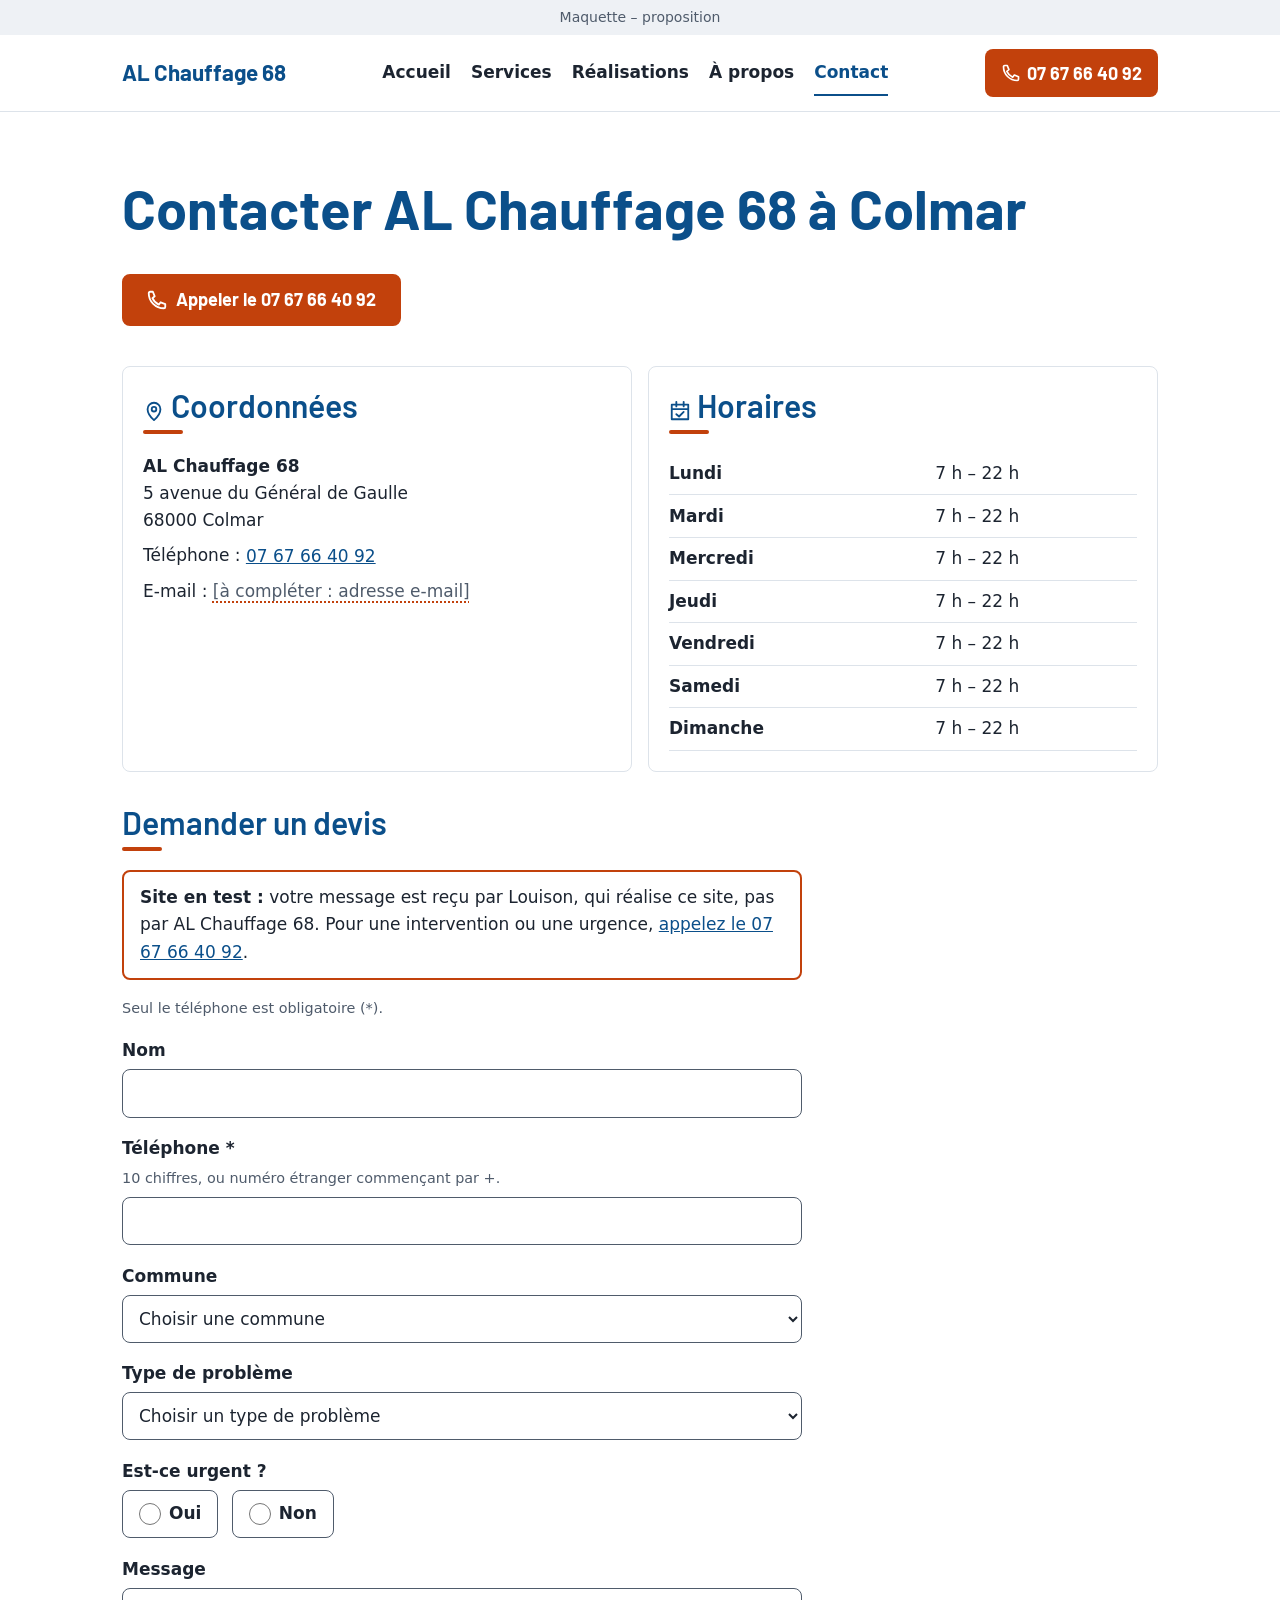
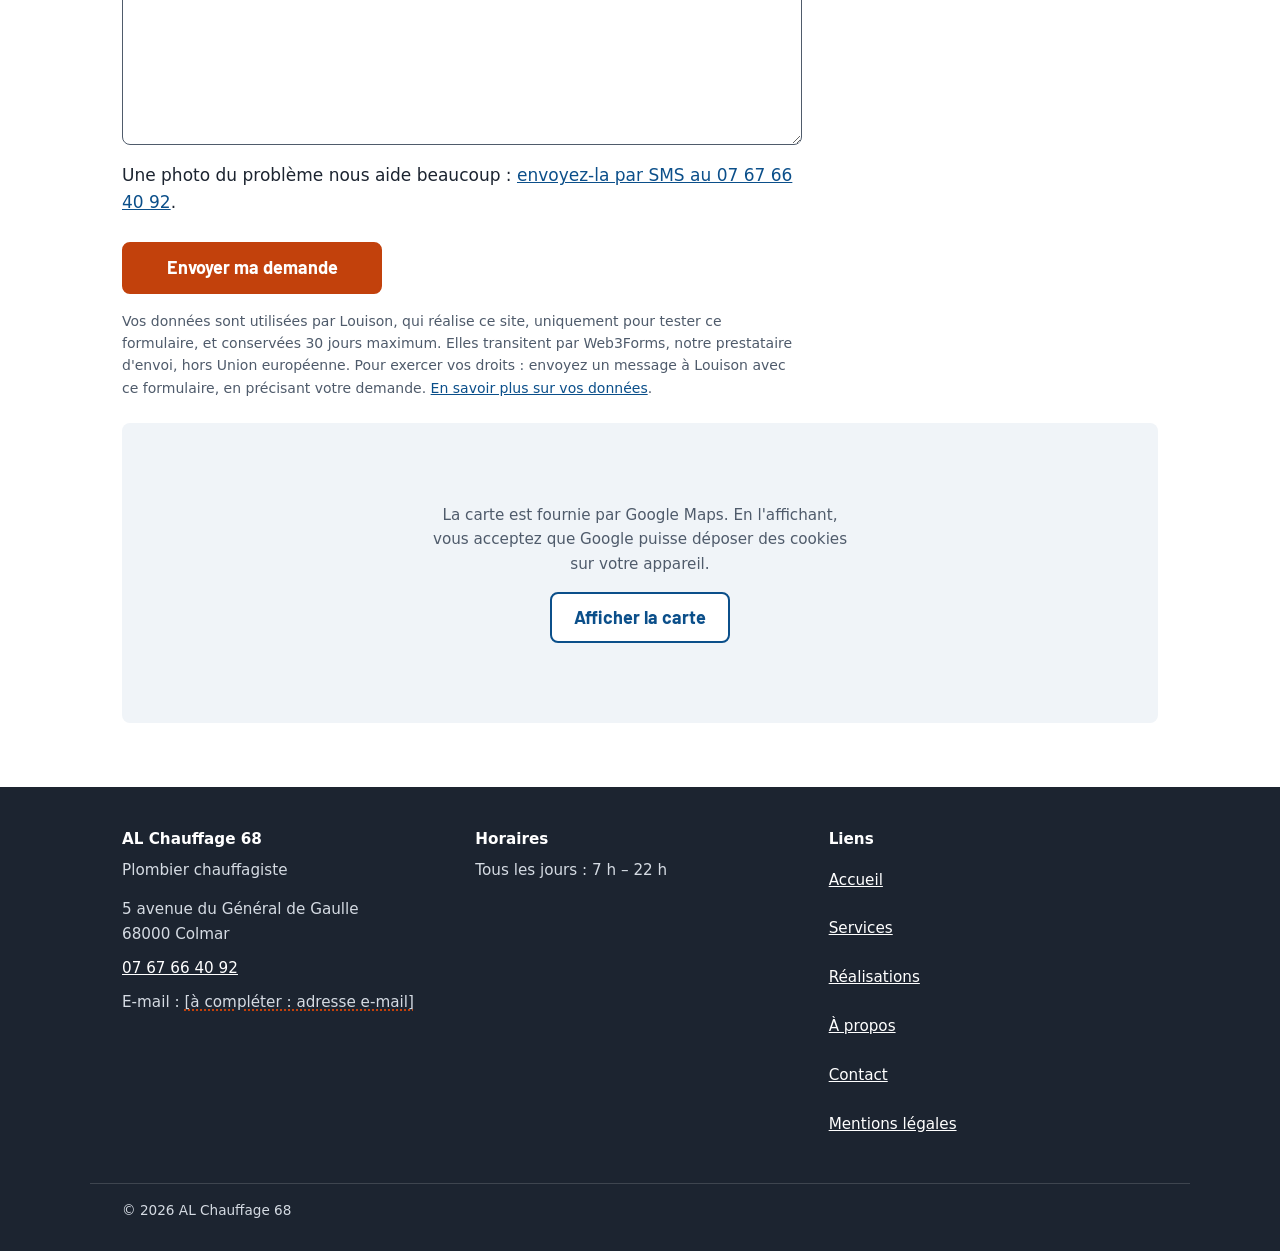
<file: contact.html>
<!DOCTYPE html>
<!--
  GABARIT DE BASE : la "coquille" commune à toutes les pages.

  generer.py remplace chaque variable écrite entre doubles accolades
  par la valeur du client (lue dans client.json), et insère le contenu
  propre à chaque page à la place de la variable "contenu".

  Attention : n'écris jamais de doubles accolades dans un commentaire,
  generer.py les remplacerait aussi.

  Les variables qui contiennent du HTML déjà prêt (menu, JSON-LD, contenu…)
  sont fabriquées par generer.py. Les autres sont du texte simple.
-->
<html lang="fr">
<head>
  <meta charset="utf-8">
  <meta name="viewport" content="width=device-width, initial-scale=1">
  <!-- Accueil d'une maquette : check-list et points à vérifier. Placé après le charset,
       que le navigateur doit trouver dans les 1024 premiers octets du fichier. -->
  

  <!-- Référencement : un titre et une description propres à chaque page -->
  <title>Contact – AL Chauffage 68, plombier chauffagiste à Colmar</title>
  <meta name="description" content="Appelez AL Chauffage 68 au 07 67 66 40 92. 5 avenue du Général de Gaulle, 68000 Colmar. Ouvert tous les jours : 7&nbsp;h – 22&nbsp;h.">
  <!-- "index, follow" pour un vrai site, "noindex, nofollow" pour une maquette -->
  <meta name="robots" content="noindex, nofollow">
  <link rel="canonical" href="https://sneaqix.github.io/maquette-al-chauffage-68/contact.html">

  <!-- Open Graph : l'aperçu affiché quand on partage le lien (WhatsApp, Facebook…) -->
  <meta property="og:type" content="website">
  <meta property="og:locale" content="fr_FR">
  <meta property="og:site_name" content="AL Chauffage 68">
  <meta property="og:title" content="Contact – AL Chauffage 68, plombier chauffagiste à Colmar">
  <meta property="og:description" content="Appelez AL Chauffage 68 au 07 67 66 40 92. 5 avenue du Général de Gaulle, 68000 Colmar. Ouvert tous les jours : 7&nbsp;h – 22&nbsp;h.">
  <meta property="og:url" content="https://sneaqix.github.io/maquette-al-chauffage-68/contact.html">
  <!-- Image de partage (JPG ou PNG) : absente si le client n'a pas encore de photo -->
  <meta property="og:image" content="https://sneaqix.github.io/maquette-al-chauffage-68/assets/img/partage.png">
  <meta property="og:image:width" content="1200">
  <meta property="og:image:height" content="630">
  <meta property="og:image:alt" content="Visuel d'attente : photo du client à venir">

  <meta name="theme-color" content="#0b4f8a">
  <link rel="icon" href="assets/img/favicon.svg" type="image/svg+xml">
  <!-- La graisse des titres et des boutons est chargée en priorité.
       crossorigin est obligatoire pour une police, même sur le même site. -->
  <link rel="preload" href="assets/fonts/barlow-700.woff2" as="font" type="font/woff2" crossorigin>
  <!-- ?v=... : empreinte du fichier calculée par generer.py. Elle change dès que
       le fichier change, ce qui oblige le navigateur à recharger la nouvelle
       version au lieu de garder l'ancienne en mémoire (cache). -->
  <link rel="stylesheet" href="assets/css/style.css?v=8a58036d">

  <!-- Les couleurs du client : elles remplacent celles par défaut de style.css -->
  <style>
    :root {
      --couleur-principale: #0b4f8a;
      --couleur-action: #c2410c;
      --couleur-accent: #e8a317;
    }
  </style>

  <!-- Données structurées LocalBusiness (accueil seulement) : aident Google à comprendre
       qui est l'entreprise, où elle est et quand elle est ouverte -->
  

  <!-- Signale tout de suite au CSS que le JavaScript fonctionne (classe "js"),
       pour que le menu mobile soit replié dès l'affichage, sans clignotement -->
  <script>document.documentElement.classList.add('js');</script>
  <!-- defer : le script s'exécute une fois la page lue, sans la ralentir -->
  <script src="assets/js/main.js?v=74660fad" defer></script>
</head>
<body>
  <!-- Lien d'évitement : permet aux utilisateurs de clavier ou de lecteur
       d'écran de sauter directement au contenu -->
  <a class="lien-evitement" href="#contenu">Aller au contenu</a>

  <!-- Bandeau "Maquette – proposition" (vide sur un vrai site) -->
  <p class="bandeau-maquette">Maquette – proposition</p>

  <header class="entete">
    <div class="conteneur entete__ligne">
      <a class="logo" href="index.html">AL Chauffage 68</a>

      <!-- Bouton ☰ du menu mobile. Affiché seulement si le JS fonctionne
           (voir ".js .menu-bouton" dans style.css) : sans JS, le menu reste
           simplement affiché en entier. -->
      <button class="menu-bouton" type="button" aria-expanded="false"
              aria-controls="menu">
        <span class="menu-bouton__icone" aria-hidden="true"></span>
        <span class="menu-bouton__texte">Menu</span>
      </button>

      <nav class="menu" id="menu" aria-label="Menu principal">
        <ul class="menu__liste">
<li><a class="menu__lien" href="index.html"><svg class="icone menu__icone" aria-hidden="true" focusable="false" viewBox="0 0 24 24" width="22" height="22" fill="none" stroke="currentColor" stroke-width="2" stroke-linecap="round" stroke-linejoin="round"><path d="M3 11l9-8 9 8M5 9.5V21h5v-6h4v6h5V9.5"/></svg>Accueil</a></li>
<li><a class="menu__lien" href="services.html"><svg class="icone menu__icone" aria-hidden="true" focusable="false" viewBox="0 0 24 24" width="22" height="22" fill="none" stroke="currentColor" stroke-width="2" stroke-linecap="round" stroke-linejoin="round"><path d="M14.7 6.3a1 1 0 0 0 0 1.4l1.6 1.6a1 1 0 0 0 1.4 0l3.8-3.8a6 6 0 0 1-8 8l-6.9 6.9a2.1 2.1 0 0 1-3-3l6.9-6.9a6 6 0 0 1 8-8z"/></svg>Services</a></li>
<li><a class="menu__lien" href="realisations.html"><svg class="icone menu__icone" aria-hidden="true" focusable="false" viewBox="0 0 24 24" width="22" height="22" fill="none" stroke="currentColor" stroke-width="2" stroke-linecap="round" stroke-linejoin="round"><path d="M4 4h16v16H4zM4 17l5-5 4 4 3-3 4 4M14 8.5a1.5 1.5 0 1 0 3 0a1.5 1.5 0 1 0-3 0"/></svg>Réalisations</a></li>
<li><a class="menu__lien" href="a-propos.html"><svg class="icone menu__icone" aria-hidden="true" focusable="false" viewBox="0 0 24 24" width="22" height="22" fill="none" stroke="currentColor" stroke-width="2" stroke-linecap="round" stroke-linejoin="round"><path d="M8 8a4 4 0 1 0 8 0a4 4 0 1 0-8 0M4 21a8 7 0 0 1 16 0"/></svg>À propos</a></li>
<li><a class="menu__lien" href="contact.html" aria-current="page"><svg class="icone menu__icone" aria-hidden="true" focusable="false" viewBox="0 0 24 24" width="22" height="22" fill="none" stroke="currentColor" stroke-width="2" stroke-linecap="round" stroke-linejoin="round"><path d="M3 5h18v14H3zM3 6l9 7 9-7"/></svg>Contact</a></li>
</ul>
      </nav>

      <!-- Téléphone dans l'en-tête : visible sur grand écran -->
      <a class="entete__tel" href="tel:+33767664092" aria-label="Appeler le 07 67 66 40 92"><svg class="icone" aria-hidden="true" focusable="false" viewBox="0 0 24 24" width="20" height="20" fill="none" stroke="currentColor" stroke-width="2" stroke-linecap="round" stroke-linejoin="round"><path d="M7.5 3h-3A1.5 1.5 0 0 0 3 4.5 16.5 16.5 0 0 0 19.5 21a1.5 1.5 0 0 0 1.5-1.5v-3l-5-2-2 2.5a14 14 0 0 1-7-7l2.5-2z"/></svg>07 67 66 40 92</a>
    </div>
  </header>

  <main id="contenu">
    <!--
  PAGE CONTACT (devient contact.html)

  La carte Google Maps n'est PAS chargée à l'ouverture de la page :
  Google déposerait des cookies, ce qui obligerait à afficher un bandeau.
  On affiche à la place un encadré avec un bouton. Le JS (main.js)
  crée l'iframe seulement quand le visiteur clique : c'est son choix.
-->
<section class="section">
  <div class="conteneur">
    <h1>Contacter AL Chauffage 68 à Colmar</h1>

    <!-- Ordre : agir (appel, SMS), puis les infos pratiques, puis écrire (formulaire), puis la carte -->
    <div class="boutons contact__actions">
      <a class="bouton bouton--action" href="tel:+33767664092"><svg class="icone" aria-hidden="true" focusable="false" viewBox="0 0 24 24" width="22" height="22" fill="none" stroke="currentColor" stroke-width="2" stroke-linecap="round" stroke-linejoin="round"><path d="M7.5 3h-3A1.5 1.5 0 0 0 3 4.5 16.5 16.5 0 0 0 19.5 21a1.5 1.5 0 0 0 1.5-1.5v-3l-5-2-2 2.5a14 14 0 0 1-7-7l2.5-2z"/></svg><span>Appeler le <span class="numero">07 67 66 40 92</span></span></a>
      <a class="bouton bouton--secondaire bouton--mobile" href="sms:+33767664092?&amp;body=Bonjour%2C%20je%20vous%20contacte%20depuis%20votre%20site.%20Je%20souhaite%20un%20devis%20pour%20%3A%20"><svg class="icone" aria-hidden="true" focusable="false" viewBox="0 0 24 24" width="22" height="22" fill="none" stroke="currentColor" stroke-width="2" stroke-linecap="round" stroke-linejoin="round"><path d="M3 4h18v13H9l-6 4zM8 10.5h.01M12 10.5h.01M16 10.5h.01"/></svg>Devis par SMS</a>
      
    </div>

    <div class="contact__grille">
      <!-- Coordonnées : même écriture que dans le pied de page et sur Google -->
      <div class="carte-info">
        <h2 class="titre-icone"><svg class="icone" aria-hidden="true" focusable="false" viewBox="0 0 24 24" width="22" height="22" fill="none" stroke="currentColor" stroke-width="2" stroke-linecap="round" stroke-linejoin="round"><path d="M12 22s7-6.3 7-12a7 7 0 1 0-14 0c0 5.7 7 12 7 12zM9.5 10a2.5 2.5 0 1 0 5 0a2.5 2.5 0 1 0-5 0"/></svg>Coordonnées</h2>
        <address>
          <strong>AL Chauffage 68</strong><br>
          5 avenue du Général de Gaulle<br>
          68000 Colmar<br>
          Téléphone : <a class="lien-tactile" href="tel:+33767664092">07 67 66 40 92</a>
          <br>E-mail : <span class="a-completer">[à compléter : adresse e-mail]</span>
        </address>
        
      </div>

      <div class="carte-info">
        <h2 class="titre-icone"><svg class="icone" aria-hidden="true" focusable="false" viewBox="0 0 24 24" width="22" height="22" fill="none" stroke="currentColor" stroke-width="2" stroke-linecap="round" stroke-linejoin="round"><path d="M3 5h18v16H3zM3 10h18M8 2v5M16 2v5M8 15.5l3 2.5 5-5"/></svg>Horaires</h2>
        <table class="horaires">
<caption class="visuellement-cache">Horaires d'ouverture</caption>
<tbody>
<tr><th scope="row">Lundi</th><td>7 h – 22 h</td></tr>
<tr><th scope="row">Mardi</th><td>7 h – 22 h</td></tr>
<tr><th scope="row">Mercredi</th><td>7 h – 22 h</td></tr>
<tr><th scope="row">Jeudi</th><td>7 h – 22 h</td></tr>
<tr><th scope="row">Vendredi</th><td>7 h – 22 h</td></tr>
<tr><th scope="row">Samedi</th><td>7 h – 22 h</td></tr>
<tr><th scope="row">Dimanche</th><td>7 h – 22 h</td></tr>
</tbody>
</table>
      </div>
    </div>

    <!--
  FORMULAIRE DE DEVIS (inséré dans contact.html si client.json a un bloc "formulaire").
  Envoi par Web3Forms : avec JS en fetch (main.js), sans JS en envoi classique.
  Sans vraie clé : démonstration, rien ne part (pas d'adresse d'envoi, bouton désactivé sans JS).
-->
<div class="devis" id="devis">
  <h2>Demander un devis</h2>
  <p class="devis__test"><strong>Site en test :</strong> votre message est reçu par Louison, qui réalise ce site, pas par AL Chauffage 68. Pour une intervention ou une urgence, <a href="tel:+33767664092">appelez le 07 67 66 40 92</a>.</p>

  <p class="devis__retour" id="demande-envoyee">Merci, votre message de test est bien envoyé à Louison. AL Chauffage 68 ne le reçoit pas : pour une intervention, appelez le 07 67 66 40 92.</p>

  <form class="formulaire" method="post" action="https://api.web3forms.com/submit">
    <input type="hidden" name="access_key" value="60adc409-95b2-417c-8cdc-48f0d1977e46">
    <input type="hidden" name="subject" value="Demande de devis depuis le site AL Chauffage 68">
    <input type="hidden" name="from_name" value="Site AL Chauffage 68">
    <!-- Page de retour pour l'envoi sans JS (main.js retire ce champ avant un envoi fetch) -->
    <input type="hidden" name="redirect" value="https://sneaqix.github.io/maquette-al-chauffage-68/contact.html#demande-envoyee">
    <!-- Piège à robots : un humain ne voit pas cette case -->
    <input type="checkbox" name="botcheck" class="formulaire__piege" tabindex="-1" autocomplete="off" aria-hidden="true">

    <p class="formulaire__aide">Seul le téléphone est obligatoire (*).</p>

    <div class="champ">
      <label for="champ-nom">Nom</label>
      <input id="champ-nom" name="nom" type="text" autocomplete="name" maxlength="80">
    </div>

    <div class="champ">
      <label for="champ-telephone">Téléphone <span aria-hidden="true">*</span></label>
      <p class="champ__aide" id="aide-telephone">10 chiffres, ou numéro étranger commençant par +.</p>
      <input id="champ-telephone" name="telephone" type="tel" autocomplete="tel" required maxlength="25"
             pattern="\s*(?:0[1-9](?:[\s.\-]?[0-9]){8}|(?:\+|00)[1-9](?:[\s.\-]?(?:\(0\))?[\s.\-]?[0-9]){7,13})\s*"
             title="10 chiffres commençant par 0, ou un numéro international commençant par +"
             aria-describedby="aide-telephone erreur-telephone"
             data-erreur-vide="Indiquez un numéro de téléphone : ce champ est obligatoire."
             data-erreur-format="Numéro non reconnu : 10 chiffres commençant par 0, ou un numéro commençant par +.">
      <p class="champ__erreur" id="erreur-telephone"></p>
    </div>

    <div class="champ">
      <label for="champ-commune">Commune</label>
      <select id="champ-commune" name="commune" autocomplete="off">
        <option value="">Choisir une commune</option>
        <option value="Colmar">Colmar</option>
<option value="Horbourg-Wihr">Horbourg-Wihr</option>
<option value="Wintzenheim">Wintzenheim</option>
<option value="Ingersheim">Ingersheim</option>
<option value="Turckheim">Turckheim</option>
<option value="Sainte-Croix-en-Plaine">Sainte-Croix-en-Plaine</option>
<option value="Autre">Autre</option>
      </select>
    </div>

    <div class="champ">
      <label for="champ-probleme">Type de problème</label>
      <select id="champ-probleme" name="probleme" autocomplete="off">
        <option value="">Choisir un type de problème</option>
        <option value="Fuite">Fuite</option>
<option value="Chauffe-eau">Chauffe-eau</option>
<option value="Chaudière / chauffage">Chaudière / chauffage</option>
<option value="WC / sanitaires">WC / sanitaires</option>
<option value="Autre">Autre</option>
      </select>
    </div>

    <fieldset class="champ champ--choix">
      <legend>Est-ce urgent ?</legend>
      <label class="choix"><input type="radio" name="urgence" value="Oui"> Oui</label>
      <label class="choix"><input type="radio" name="urgence" value="Non"> Non</label>
    </fieldset>

    <div class="champ">
      <label for="champ-message">Message</label>
      <textarea id="champ-message" name="message" rows="5" maxlength="2000"></textarea>
    </div>

    <p class="formulaire__photo">Une photo du problème nous aide beaucoup : <a href="sms:+33767664092?&amp;body=Bonjour%2C%20je%20vous%20contacte%20depuis%20votre%20site.%20Je%20souhaite%20un%20devis%20pour%20%3A%20">envoyez-la par SMS au 07 67 66 40 92</a>.</p>

    
    <button class="bouton bouton--action formulaire__envoi" type="submit" >Envoyer ma demande</button>

    <!-- role="status" : le message est lu par les lecteurs d'écran dès qu'il s'affiche -->
    <p class="formulaire__etat" role="status" tabindex="-1" data-telephone="07 67 66 40 92"
       data-confirmation="Merci, votre message de test est bien envoyé à Louison. AL Chauffage 68 ne le reçoit pas : pour une intervention, appelez le 07 67 66 40 92."></p>
  </form>
  

  <p class="devis__rgpd">
    Vos données sont utilisées par Louison, qui réalise ce site, uniquement pour tester ce formulaire,
    et conservées 30 jours maximum. Elles transitent par Web3Forms, notre prestataire d'envoi, hors Union européenne.
    Pour exercer vos droits : envoyez un message à Louison avec ce formulaire, en précisant votre demande.
    <a href="mentions-legales.html#donnees">En savoir plus sur vos données</a>.
  </p>
</div>


    <!-- Carte chargée au clic -->
    <div class="carte" data-carte-src="https://www.google.com/maps?q=AL+Chauffage+68%2C+5+avenue+du+G%C3%A9n%C3%A9ral+de+Gaulle%2C+68000+Colmar&amp;output=embed">
      <p class="carte__texte">
        La carte est fournie par Google Maps. En l'affichant, vous acceptez que Google
        puisse déposer des cookies sur votre appareil.
      </p>
      <button class="bouton bouton--secondaire carte__bouton" type="button">Afficher la carte</button>
    </div>
  </div>
</section>

  </main>

  <footer class="pied">
    <div class="conteneur pied__grille">
      <!-- Nom, adresse, téléphone : écrits EXACTEMENT comme partout ailleurs
           (même règle que sur la fiche Google, c'est important pour le SEO local) -->
      <div>
        <p class="pied__nom">AL Chauffage 68</p>
        <p>Plombier chauffagiste</p>
        <address>
          5 avenue du Général de Gaulle<br>
          68000 Colmar<br>
          <a href="tel:+33767664092">07 67 66 40 92</a><br>
          E-mail : <span class="a-completer">[à compléter : adresse e-mail]</span>
        </address>
      </div>
      <div>
        <p class="pied__titre">Horaires</p>
        <p>Tous les jours : 7 h – 22 h</p>
      </div>
      <div>
        <p class="pied__titre">Liens</p>
        <ul class="pied__liens">
          <li><a href="index.html">Accueil</a></li>
<li><a href="services.html">Services</a></li>
<li><a href="realisations.html">Réalisations</a></li>
<li><a href="a-propos.html">À propos</a></li>
<li><a href="contact.html">Contact</a></li>
          
          <li><a href="mentions-legales.html">Mentions légales</a></li>
        </ul>
      </div>
    </div>
    <p class="conteneur pied__copyright">© 2026 AL Chauffage 68</p>
  </footer>

  <!-- Barre d'action fixe en bas de l'écran, sur téléphone uniquement -->
  <div class="barre-action">
    <a class="barre-action__bouton barre-action__bouton--appel" href="tel:+33767664092">
      <svg class="icone icone-appel" aria-hidden="true" focusable="false" viewBox="0 0 24 24" width="20" height="20" fill="none" stroke="currentColor" stroke-width="2" stroke-linecap="round" stroke-linejoin="round"><path d="M7.5 3h-3A1.5 1.5 0 0 0 3 4.5 16.5 16.5 0 0 0 19.5 21a1.5 1.5 0 0 0 1.5-1.5v-3l-5-2-2 2.5a14 14 0 0 1-7-7l2.5-2z"/></svg>
      Appeler
    </a>
    <a class="barre-action__bouton" href="sms:+33767664092?&amp;body=Bonjour%2C%20je%20vous%20contacte%20depuis%20votre%20site.%20Je%20souhaite%20un%20devis%20pour%20%3A%20"><svg class="icone" aria-hidden="true" focusable="false" viewBox="0 0 24 24" width="20" height="20" fill="none" stroke="currentColor" stroke-width="2" stroke-linecap="round" stroke-linejoin="round"><path d="M3 4h18v13H9l-6 4zM8 10.5h.01M12 10.5h.01M16 10.5h.01"/></svg>Devis SMS</a>
  </div>
</body>
</html>
</file>
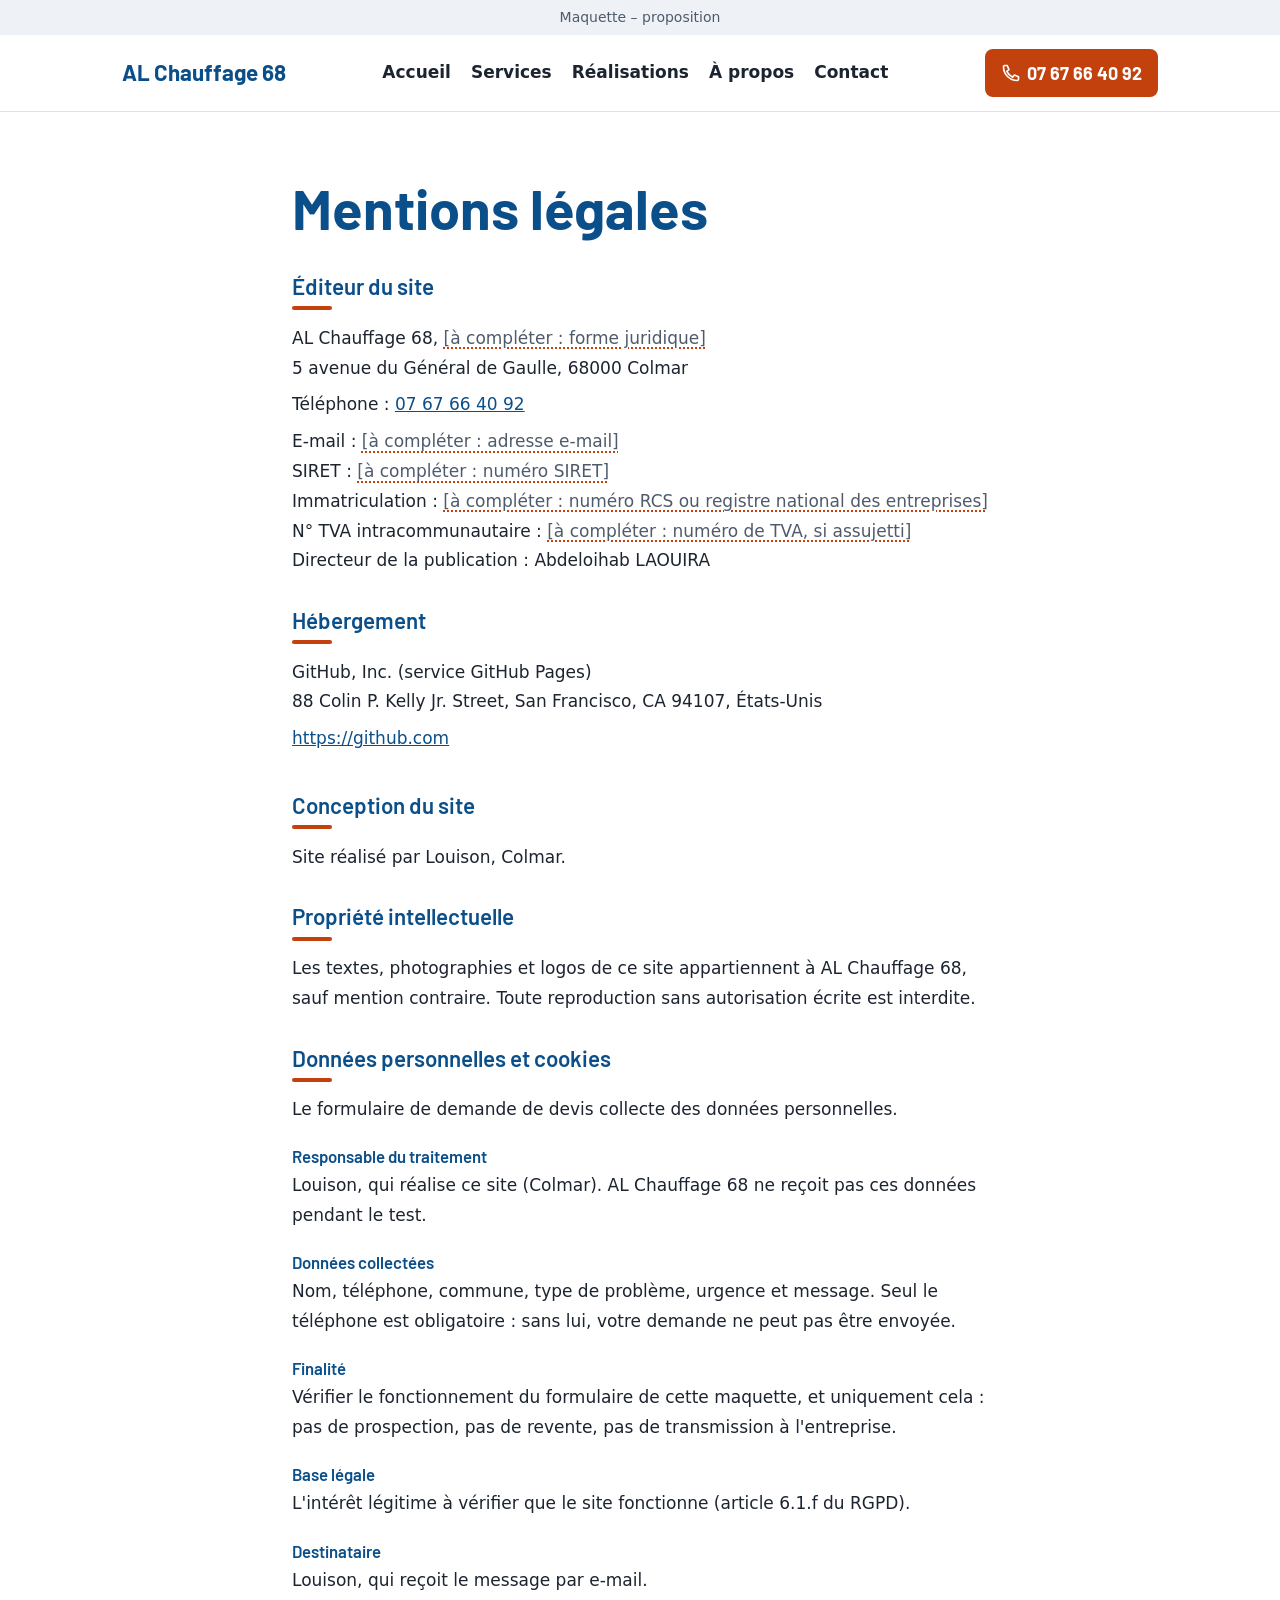
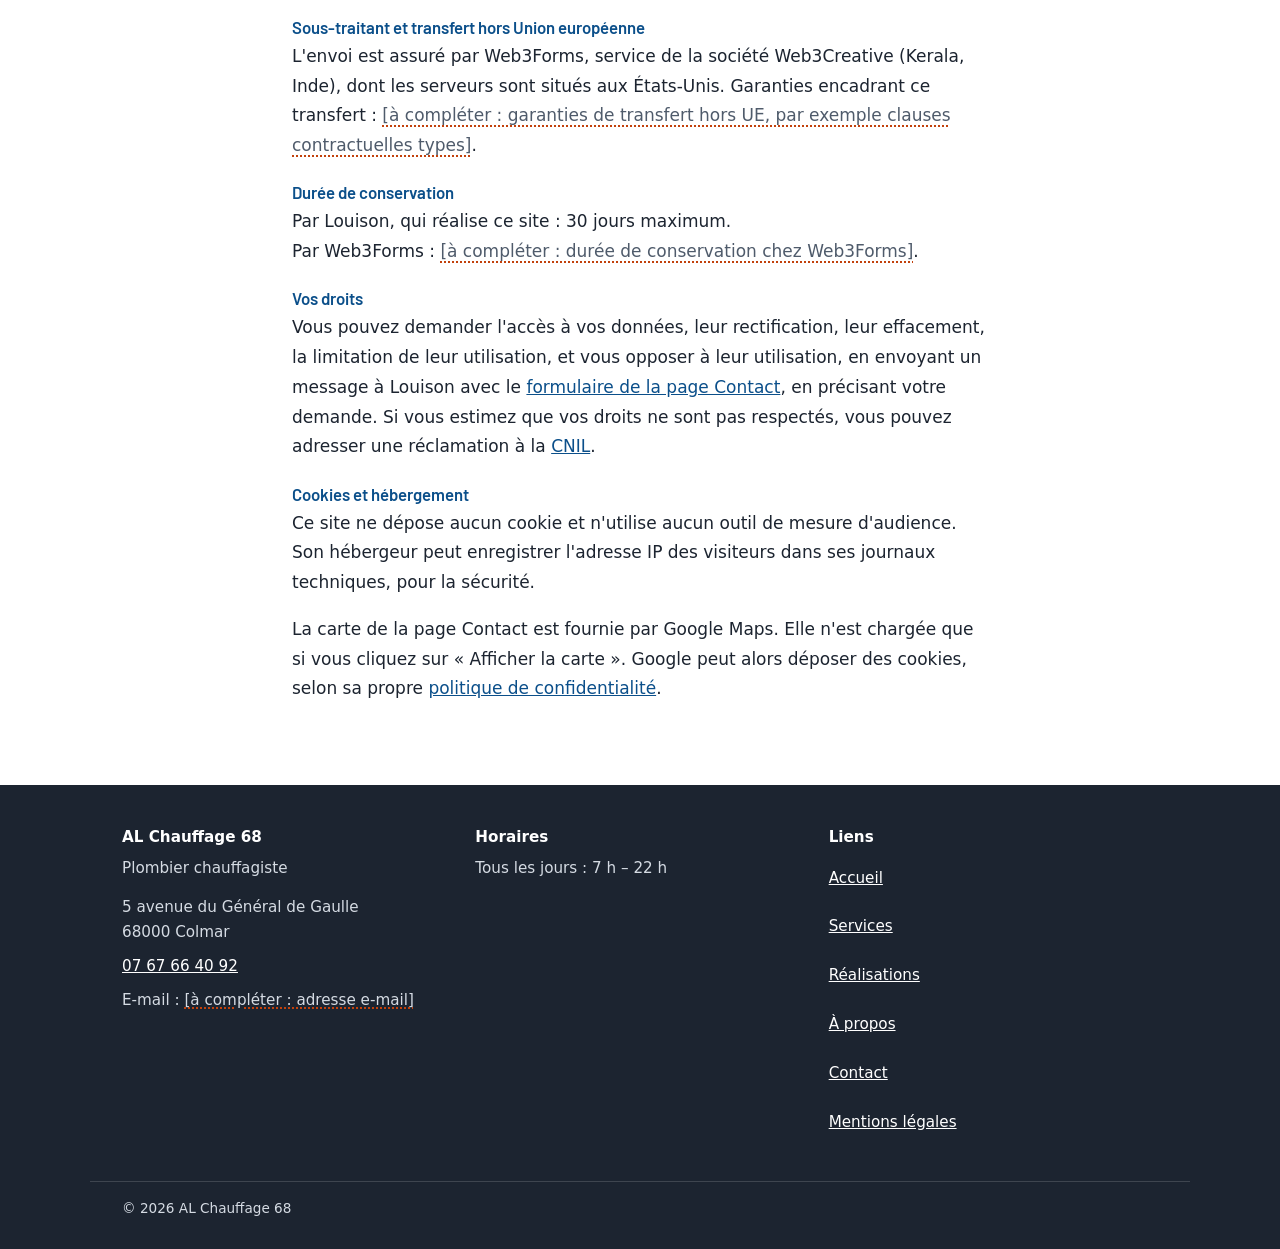
<file: mentions-legales.html>
<!DOCTYPE html>
<!--
  GABARIT DE BASE : la "coquille" commune à toutes les pages.

  generer.py remplace chaque variable écrite entre doubles accolades
  par la valeur du client (lue dans client.json), et insère le contenu
  propre à chaque page à la place de la variable "contenu".

  Attention : n'écris jamais de doubles accolades dans un commentaire,
  generer.py les remplacerait aussi.

  Les variables qui contiennent du HTML déjà prêt (menu, JSON-LD, contenu…)
  sont fabriquées par generer.py. Les autres sont du texte simple.
-->
<html lang="fr">
<head>
  <meta charset="utf-8">
  <meta name="viewport" content="width=device-width, initial-scale=1">
  <!-- Accueil d'une maquette : check-list et points à vérifier. Placé après le charset,
       que le navigateur doit trouver dans les 1024 premiers octets du fichier. -->
  

  <!-- Référencement : un titre et une description propres à chaque page -->
  <title>Mentions légales – AL Chauffage 68</title>
  <meta name="description" content="Mentions légales du site de AL Chauffage 68, plombier chauffagiste à Colmar.">
  <!-- "index, follow" pour un vrai site, "noindex, nofollow" pour une maquette -->
  <meta name="robots" content="noindex, nofollow">
  <link rel="canonical" href="https://sneaqix.github.io/maquette-al-chauffage-68/mentions-legales.html">

  <!-- Open Graph : l'aperçu affiché quand on partage le lien (WhatsApp, Facebook…) -->
  <meta property="og:type" content="website">
  <meta property="og:locale" content="fr_FR">
  <meta property="og:site_name" content="AL Chauffage 68">
  <meta property="og:title" content="Mentions légales – AL Chauffage 68">
  <meta property="og:description" content="Mentions légales du site de AL Chauffage 68, plombier chauffagiste à Colmar.">
  <meta property="og:url" content="https://sneaqix.github.io/maquette-al-chauffage-68/mentions-legales.html">
  <!-- Image de partage (JPG ou PNG) : absente si le client n'a pas encore de photo -->
  <meta property="og:image" content="https://sneaqix.github.io/maquette-al-chauffage-68/assets/img/partage.png">
  <meta property="og:image:width" content="1200">
  <meta property="og:image:height" content="630">
  <meta property="og:image:alt" content="Visuel d'attente : photo du client à venir">

  <meta name="theme-color" content="#0b4f8a">
  <link rel="icon" href="assets/img/favicon.svg" type="image/svg+xml">
  <!-- La graisse des titres et des boutons est chargée en priorité.
       crossorigin est obligatoire pour une police, même sur le même site. -->
  <link rel="preload" href="assets/fonts/barlow-700.woff2" as="font" type="font/woff2" crossorigin>
  <!-- ?v=... : empreinte du fichier calculée par generer.py. Elle change dès que
       le fichier change, ce qui oblige le navigateur à recharger la nouvelle
       version au lieu de garder l'ancienne en mémoire (cache). -->
  <link rel="stylesheet" href="assets/css/style.css?v=8a58036d">

  <!-- Les couleurs du client : elles remplacent celles par défaut de style.css -->
  <style>
    :root {
      --couleur-principale: #0b4f8a;
      --couleur-action: #c2410c;
      --couleur-accent: #e8a317;
    }
  </style>

  <!-- Données structurées LocalBusiness (accueil seulement) : aident Google à comprendre
       qui est l'entreprise, où elle est et quand elle est ouverte -->
  

  <!-- Signale tout de suite au CSS que le JavaScript fonctionne (classe "js"),
       pour que le menu mobile soit replié dès l'affichage, sans clignotement -->
  <script>document.documentElement.classList.add('js');</script>
  <!-- defer : le script s'exécute une fois la page lue, sans la ralentir -->
  <script src="assets/js/main.js?v=74660fad" defer></script>
</head>
<body>
  <!-- Lien d'évitement : permet aux utilisateurs de clavier ou de lecteur
       d'écran de sauter directement au contenu -->
  <a class="lien-evitement" href="#contenu">Aller au contenu</a>

  <!-- Bandeau "Maquette – proposition" (vide sur un vrai site) -->
  <p class="bandeau-maquette">Maquette – proposition</p>

  <header class="entete">
    <div class="conteneur entete__ligne">
      <a class="logo" href="index.html">AL Chauffage 68</a>

      <!-- Bouton ☰ du menu mobile. Affiché seulement si le JS fonctionne
           (voir ".js .menu-bouton" dans style.css) : sans JS, le menu reste
           simplement affiché en entier. -->
      <button class="menu-bouton" type="button" aria-expanded="false"
              aria-controls="menu">
        <span class="menu-bouton__icone" aria-hidden="true"></span>
        <span class="menu-bouton__texte">Menu</span>
      </button>

      <nav class="menu" id="menu" aria-label="Menu principal">
        <ul class="menu__liste">
<li><a class="menu__lien" href="index.html"><svg class="icone menu__icone" aria-hidden="true" focusable="false" viewBox="0 0 24 24" width="22" height="22" fill="none" stroke="currentColor" stroke-width="2" stroke-linecap="round" stroke-linejoin="round"><path d="M3 11l9-8 9 8M5 9.5V21h5v-6h4v6h5V9.5"/></svg>Accueil</a></li>
<li><a class="menu__lien" href="services.html"><svg class="icone menu__icone" aria-hidden="true" focusable="false" viewBox="0 0 24 24" width="22" height="22" fill="none" stroke="currentColor" stroke-width="2" stroke-linecap="round" stroke-linejoin="round"><path d="M14.7 6.3a1 1 0 0 0 0 1.4l1.6 1.6a1 1 0 0 0 1.4 0l3.8-3.8a6 6 0 0 1-8 8l-6.9 6.9a2.1 2.1 0 0 1-3-3l6.9-6.9a6 6 0 0 1 8-8z"/></svg>Services</a></li>
<li><a class="menu__lien" href="realisations.html"><svg class="icone menu__icone" aria-hidden="true" focusable="false" viewBox="0 0 24 24" width="22" height="22" fill="none" stroke="currentColor" stroke-width="2" stroke-linecap="round" stroke-linejoin="round"><path d="M4 4h16v16H4zM4 17l5-5 4 4 3-3 4 4M14 8.5a1.5 1.5 0 1 0 3 0a1.5 1.5 0 1 0-3 0"/></svg>Réalisations</a></li>
<li><a class="menu__lien" href="a-propos.html"><svg class="icone menu__icone" aria-hidden="true" focusable="false" viewBox="0 0 24 24" width="22" height="22" fill="none" stroke="currentColor" stroke-width="2" stroke-linecap="round" stroke-linejoin="round"><path d="M8 8a4 4 0 1 0 8 0a4 4 0 1 0-8 0M4 21a8 7 0 0 1 16 0"/></svg>À propos</a></li>
<li><a class="menu__lien" href="contact.html"><svg class="icone menu__icone" aria-hidden="true" focusable="false" viewBox="0 0 24 24" width="22" height="22" fill="none" stroke="currentColor" stroke-width="2" stroke-linecap="round" stroke-linejoin="round"><path d="M3 5h18v14H3zM3 6l9 7 9-7"/></svg>Contact</a></li>
</ul>
      </nav>

      <!-- Téléphone dans l'en-tête : visible sur grand écran -->
      <a class="entete__tel" href="tel:+33767664092" aria-label="Appeler le 07 67 66 40 92"><svg class="icone" aria-hidden="true" focusable="false" viewBox="0 0 24 24" width="20" height="20" fill="none" stroke="currentColor" stroke-width="2" stroke-linecap="round" stroke-linejoin="round"><path d="M7.5 3h-3A1.5 1.5 0 0 0 3 4.5 16.5 16.5 0 0 0 19.5 21a1.5 1.5 0 0 0 1.5-1.5v-3l-5-2-2 2.5a14 14 0 0 1-7-7l2.5-2z"/></svg>07 67 66 40 92</a>
    </div>
  </header>

  <main id="contenu">
    <!--
  PAGE MENTIONS LÉGALES (devient mentions-legales.html)
  Obligatoires en France pour un site professionnel (loi LCEN de 2004, article 6).
  Toutes les infos viennent du bloc "legal" de client.json.
  À VÉRIFIER avec le client : SIRET, forme juridique, immatriculation.
-->
<section class="section texte-long">
  <div class="conteneur conteneur--etroit">
    <h1>Mentions légales</h1>

    <h2>Éditeur du site</h2>
    <p>
      AL Chauffage 68, <span class="a-completer">[à compléter : forme juridique]</span><br>
      5 avenue du Général de Gaulle, 68000 Colmar<br>
      Téléphone : <a class="lien-tactile" href="tel:+33767664092">07 67 66 40 92</a><br>
      E-mail : <span class="a-completer">[à compléter : adresse e-mail]</span><br>
      SIRET : <span class="a-completer">[à compléter : numéro SIRET]</span><br>
      Immatriculation : <span class="a-completer">[à compléter : numéro RCS ou registre national des entreprises]</span><br>
      N° TVA intracommunautaire : <span class="a-completer">[à compléter : numéro de TVA, si assujetti]</span><br>
      Directeur de la publication : Abdeloihab LAOUIRA
    </p>

    <h2>Hébergement</h2>
    <p>
      GitHub, Inc. (service GitHub Pages)<br>
      88 Colin P. Kelly Jr. Street, San Francisco, CA 94107, États-Unis<br>
      <a class="lien-tactile" href="https://github.com" rel="noopener">https://github.com</a>
    </p>

    <h2>Conception du site</h2>
    <p>Site réalisé par Louison, Colmar.</p>

    <h2>Propriété intellectuelle</h2>
    <p>
      Les textes, photographies et logos de ce site appartiennent à AL Chauffage 68,
      sauf mention contraire. Toute reproduction sans autorisation écrite est interdite.
    </p>

    <h2 id="donnees">Données personnelles et cookies</h2>
    <!--
  DONNÉES DU FORMULAIRE (inséré dans mentions-legales.html si le site a un formulaire).
  Article 13 du RGPD. Web3Forms d'après sa FAQ, lue le 22/11/2026 :
  https://docs.web3forms.com/getting-started/faq
-->
<p>Le formulaire de demande de devis collecte des données personnelles.</p>


<h3>Responsable du traitement</h3>
<p>Louison, qui réalise ce site (Colmar). AL Chauffage 68 ne reçoit pas ces données pendant le test.</p>

<h3>Données collectées</h3>
<p>
  Nom, téléphone, commune, type de problème, urgence et message. Seul le téléphone est obligatoire :
  sans lui, votre demande ne peut pas être envoyée.
</p>

<h3>Finalité</h3>
<p>Vérifier le fonctionnement du formulaire de cette maquette, et uniquement cela : pas de prospection, pas de revente, pas de transmission à l&#x27;entreprise.</p>

<h3>Base légale</h3>
<p>L&#x27;intérêt légitime à vérifier que le site fonctionne (article 6.1.f du RGPD).</p>

<h3>Destinataire</h3>
<p>Louison, qui reçoit le message par e-mail.</p>

<h3>Sous-traitant et transfert hors Union européenne</h3>
<p>
  L'envoi est assuré par Web3Forms, service de la société Web3Creative (Kerala, Inde),
  dont les serveurs sont situés aux États-Unis.
  Garanties encadrant ce transfert : <span class="a-completer">[à compléter : garanties de transfert hors UE, par exemple clauses contractuelles types]</span>.
</p>

<h3>Durée de conservation</h3>
<p>
  Par Louison, qui réalise ce site : 30 jours maximum.<br>
  Par Web3Forms : <span class="a-completer">[à compléter : durée de conservation chez Web3Forms]</span>.
</p>

<h3>Vos droits</h3>
<p>
  Vous pouvez demander l'accès à vos données, leur rectification, leur effacement,
  la limitation de leur utilisation, et vous opposer à leur utilisation, en envoyant un message à Louison avec le <a href="contact.html#devis">formulaire de la page Contact</a>, en précisant votre demande.
  Si vous estimez que vos droits ne sont pas respectés, vous pouvez adresser une réclamation à la
  <a href="https://www.cnil.fr/fr/plaintes" rel="noopener">CNIL</a>.
</p>

<h3>Cookies et hébergement</h3>

    <p>
      Ce site ne dépose aucun cookie et n'utilise aucun outil de mesure d'audience.
      Son hébergeur peut enregistrer l'adresse IP des visiteurs dans ses journaux techniques, pour la sécurité.
    </p>
    <p>
      La carte de la page Contact est fournie par Google Maps. Elle n'est chargée
      que si vous cliquez sur « Afficher la carte ». Google peut alors déposer des cookies,
      selon sa propre <a href="https://policies.google.com/privacy?hl=fr" rel="noopener">politique de confidentialité</a>.
    </p>

    
  </div>
</section>

  </main>

  <footer class="pied">
    <div class="conteneur pied__grille">
      <!-- Nom, adresse, téléphone : écrits EXACTEMENT comme partout ailleurs
           (même règle que sur la fiche Google, c'est important pour le SEO local) -->
      <div>
        <p class="pied__nom">AL Chauffage 68</p>
        <p>Plombier chauffagiste</p>
        <address>
          5 avenue du Général de Gaulle<br>
          68000 Colmar<br>
          <a href="tel:+33767664092">07 67 66 40 92</a><br>
          E-mail : <span class="a-completer">[à compléter : adresse e-mail]</span>
        </address>
      </div>
      <div>
        <p class="pied__titre">Horaires</p>
        <p>Tous les jours : 7 h – 22 h</p>
      </div>
      <div>
        <p class="pied__titre">Liens</p>
        <ul class="pied__liens">
          <li><a href="index.html">Accueil</a></li>
<li><a href="services.html">Services</a></li>
<li><a href="realisations.html">Réalisations</a></li>
<li><a href="a-propos.html">À propos</a></li>
<li><a href="contact.html">Contact</a></li>
          
          <li><a href="mentions-legales.html">Mentions légales</a></li>
        </ul>
      </div>
    </div>
    <p class="conteneur pied__copyright">© 2026 AL Chauffage 68</p>
  </footer>

  <!-- Barre d'action fixe en bas de l'écran, sur téléphone uniquement -->
  <div class="barre-action">
    <a class="barre-action__bouton barre-action__bouton--appel" href="tel:+33767664092">
      <svg class="icone icone-appel" aria-hidden="true" focusable="false" viewBox="0 0 24 24" width="20" height="20" fill="none" stroke="currentColor" stroke-width="2" stroke-linecap="round" stroke-linejoin="round"><path d="M7.5 3h-3A1.5 1.5 0 0 0 3 4.5 16.5 16.5 0 0 0 19.5 21a1.5 1.5 0 0 0 1.5-1.5v-3l-5-2-2 2.5a14 14 0 0 1-7-7l2.5-2z"/></svg>
      Appeler
    </a>
    <a class="barre-action__bouton" href="sms:+33767664092?&amp;body=Bonjour%2C%20je%20vous%20contacte%20depuis%20votre%20site.%20Je%20souhaite%20un%20devis%20pour%20%3A%20"><svg class="icone" aria-hidden="true" focusable="false" viewBox="0 0 24 24" width="20" height="20" fill="none" stroke="currentColor" stroke-width="2" stroke-linecap="round" stroke-linejoin="round"><path d="M3 4h18v13H9l-6 4zM8 10.5h.01M12 10.5h.01M16 10.5h.01"/></svg>Devis SMS</a>
  </div>
</body>
</html>
</file>
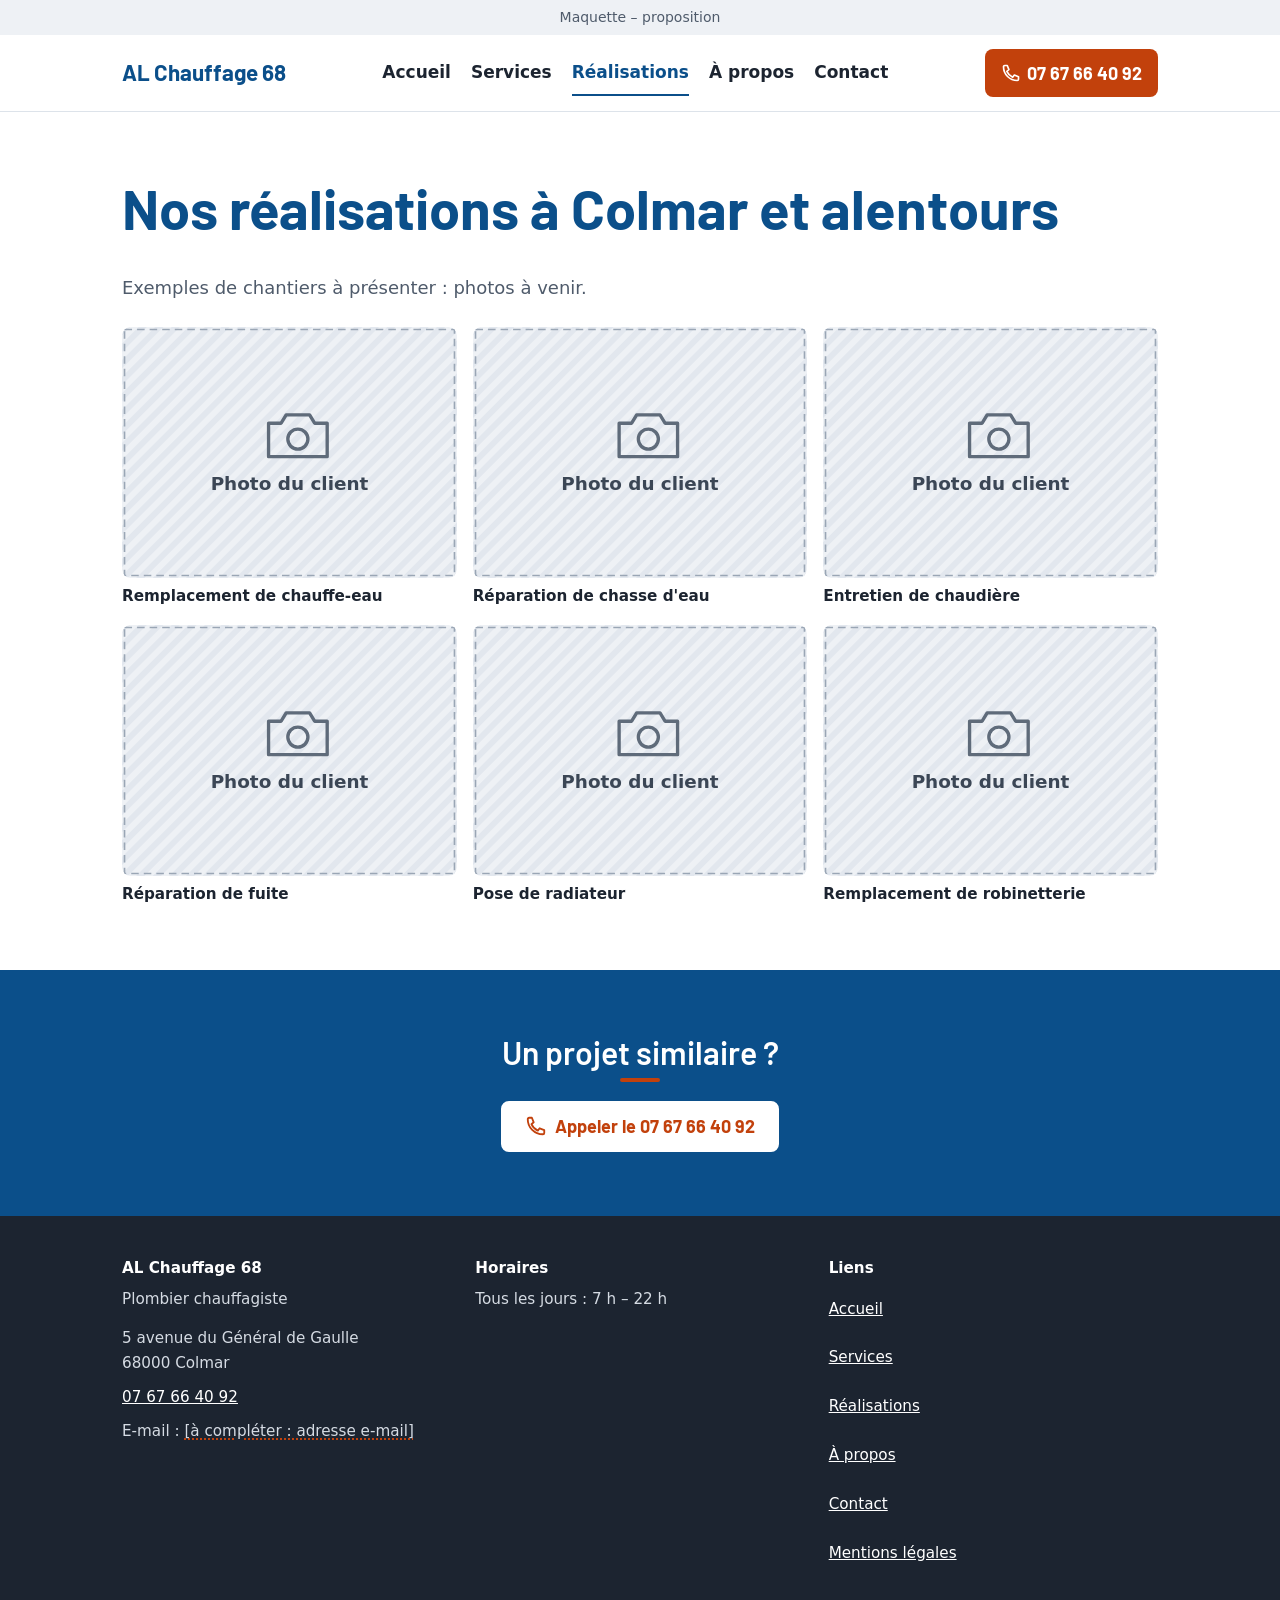
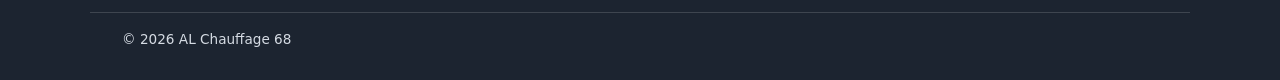
<file: realisations.html>
<!DOCTYPE html>
<!--
  GABARIT DE BASE : la "coquille" commune à toutes les pages.

  generer.py remplace chaque variable écrite entre doubles accolades
  par la valeur du client (lue dans client.json), et insère le contenu
  propre à chaque page à la place de la variable "contenu".

  Attention : n'écris jamais de doubles accolades dans un commentaire,
  generer.py les remplacerait aussi.

  Les variables qui contiennent du HTML déjà prêt (menu, JSON-LD, contenu…)
  sont fabriquées par generer.py. Les autres sont du texte simple.
-->
<html lang="fr">
<head>
  <meta charset="utf-8">
  <meta name="viewport" content="width=device-width, initial-scale=1">
  <!-- Accueil d'une maquette : check-list et points à vérifier. Placé après le charset,
       que le navigateur doit trouver dans les 1024 premiers octets du fichier. -->
  

  <!-- Référencement : un titre et une description propres à chaque page -->
  <title>Réalisations – AL Chauffage 68, plombier chauffagiste à Colmar</title>
  <meta name="description" content="Exemples de chantiers de plomberie et de chauffage à présenter par AL Chauffage 68, plombier chauffagiste à Colmar : photos à venir.">
  <!-- "index, follow" pour un vrai site, "noindex, nofollow" pour une maquette -->
  <meta name="robots" content="noindex, nofollow">
  <link rel="canonical" href="https://sneaqix.github.io/maquette-al-chauffage-68/realisations.html">

  <!-- Open Graph : l'aperçu affiché quand on partage le lien (WhatsApp, Facebook…) -->
  <meta property="og:type" content="website">
  <meta property="og:locale" content="fr_FR">
  <meta property="og:site_name" content="AL Chauffage 68">
  <meta property="og:title" content="Réalisations – AL Chauffage 68, plombier chauffagiste à Colmar">
  <meta property="og:description" content="Exemples de chantiers de plomberie et de chauffage à présenter par AL Chauffage 68, plombier chauffagiste à Colmar : photos à venir.">
  <meta property="og:url" content="https://sneaqix.github.io/maquette-al-chauffage-68/realisations.html">
  <!-- Image de partage (JPG ou PNG) : absente si le client n'a pas encore de photo -->
  <meta property="og:image" content="https://sneaqix.github.io/maquette-al-chauffage-68/assets/img/partage.png">
  <meta property="og:image:width" content="1200">
  <meta property="og:image:height" content="630">
  <meta property="og:image:alt" content="Visuel d'attente : photo du client à venir">

  <meta name="theme-color" content="#0b4f8a">
  <link rel="icon" href="assets/img/favicon.svg" type="image/svg+xml">
  <!-- La graisse des titres et des boutons est chargée en priorité.
       crossorigin est obligatoire pour une police, même sur le même site. -->
  <link rel="preload" href="assets/fonts/barlow-700.woff2" as="font" type="font/woff2" crossorigin>
  <!-- ?v=... : empreinte du fichier calculée par generer.py. Elle change dès que
       le fichier change, ce qui oblige le navigateur à recharger la nouvelle
       version au lieu de garder l'ancienne en mémoire (cache). -->
  <link rel="stylesheet" href="assets/css/style.css?v=8a58036d">

  <!-- Les couleurs du client : elles remplacent celles par défaut de style.css -->
  <style>
    :root {
      --couleur-principale: #0b4f8a;
      --couleur-action: #c2410c;
      --couleur-accent: #e8a317;
    }
  </style>

  <!-- Données structurées LocalBusiness (accueil seulement) : aident Google à comprendre
       qui est l'entreprise, où elle est et quand elle est ouverte -->
  

  <!-- Signale tout de suite au CSS que le JavaScript fonctionne (classe "js"),
       pour que le menu mobile soit replié dès l'affichage, sans clignotement -->
  <script>document.documentElement.classList.add('js');</script>
  <!-- defer : le script s'exécute une fois la page lue, sans la ralentir -->
  <script src="assets/js/main.js?v=74660fad" defer></script>
</head>
<body>
  <!-- Lien d'évitement : permet aux utilisateurs de clavier ou de lecteur
       d'écran de sauter directement au contenu -->
  <a class="lien-evitement" href="#contenu">Aller au contenu</a>

  <!-- Bandeau "Maquette – proposition" (vide sur un vrai site) -->
  <p class="bandeau-maquette">Maquette – proposition</p>

  <header class="entete">
    <div class="conteneur entete__ligne">
      <a class="logo" href="index.html">AL Chauffage 68</a>

      <!-- Bouton ☰ du menu mobile. Affiché seulement si le JS fonctionne
           (voir ".js .menu-bouton" dans style.css) : sans JS, le menu reste
           simplement affiché en entier. -->
      <button class="menu-bouton" type="button" aria-expanded="false"
              aria-controls="menu">
        <span class="menu-bouton__icone" aria-hidden="true"></span>
        <span class="menu-bouton__texte">Menu</span>
      </button>

      <nav class="menu" id="menu" aria-label="Menu principal">
        <ul class="menu__liste">
<li><a class="menu__lien" href="index.html"><svg class="icone menu__icone" aria-hidden="true" focusable="false" viewBox="0 0 24 24" width="22" height="22" fill="none" stroke="currentColor" stroke-width="2" stroke-linecap="round" stroke-linejoin="round"><path d="M3 11l9-8 9 8M5 9.5V21h5v-6h4v6h5V9.5"/></svg>Accueil</a></li>
<li><a class="menu__lien" href="services.html"><svg class="icone menu__icone" aria-hidden="true" focusable="false" viewBox="0 0 24 24" width="22" height="22" fill="none" stroke="currentColor" stroke-width="2" stroke-linecap="round" stroke-linejoin="round"><path d="M14.7 6.3a1 1 0 0 0 0 1.4l1.6 1.6a1 1 0 0 0 1.4 0l3.8-3.8a6 6 0 0 1-8 8l-6.9 6.9a2.1 2.1 0 0 1-3-3l6.9-6.9a6 6 0 0 1 8-8z"/></svg>Services</a></li>
<li><a class="menu__lien" href="realisations.html" aria-current="page"><svg class="icone menu__icone" aria-hidden="true" focusable="false" viewBox="0 0 24 24" width="22" height="22" fill="none" stroke="currentColor" stroke-width="2" stroke-linecap="round" stroke-linejoin="round"><path d="M4 4h16v16H4zM4 17l5-5 4 4 3-3 4 4M14 8.5a1.5 1.5 0 1 0 3 0a1.5 1.5 0 1 0-3 0"/></svg>Réalisations</a></li>
<li><a class="menu__lien" href="a-propos.html"><svg class="icone menu__icone" aria-hidden="true" focusable="false" viewBox="0 0 24 24" width="22" height="22" fill="none" stroke="currentColor" stroke-width="2" stroke-linecap="round" stroke-linejoin="round"><path d="M8 8a4 4 0 1 0 8 0a4 4 0 1 0-8 0M4 21a8 7 0 0 1 16 0"/></svg>À propos</a></li>
<li><a class="menu__lien" href="contact.html"><svg class="icone menu__icone" aria-hidden="true" focusable="false" viewBox="0 0 24 24" width="22" height="22" fill="none" stroke="currentColor" stroke-width="2" stroke-linecap="round" stroke-linejoin="round"><path d="M3 5h18v14H3zM3 6l9 7 9-7"/></svg>Contact</a></li>
</ul>
      </nav>

      <!-- Téléphone dans l'en-tête : visible sur grand écran -->
      <a class="entete__tel" href="tel:+33767664092" aria-label="Appeler le 07 67 66 40 92"><svg class="icone" aria-hidden="true" focusable="false" viewBox="0 0 24 24" width="20" height="20" fill="none" stroke="currentColor" stroke-width="2" stroke-linecap="round" stroke-linejoin="round"><path d="M7.5 3h-3A1.5 1.5 0 0 0 3 4.5 16.5 16.5 0 0 0 19.5 21a1.5 1.5 0 0 0 1.5-1.5v-3l-5-2-2 2.5a14 14 0 0 1-7-7l2.5-2z"/></svg>07 67 66 40 92</a>
    </div>
  </header>

  <main id="contenu">
    <!--
  PAGE RÉALISATIONS (devient realisations.html)
  La variable "galerie" est fabriquée par generer.py : une grille de photos,
  chacune avec son texte alternatif (alt) lu dans client.json.
-->
<section class="section">
  <div class="conteneur">
    <h1>Nos réalisations à Colmar et alentours</h1>
    <p class="intro">Exemples de chantiers à présenter : photos à venir.</p>

    <ul class="galerie">
<li><figure><div class="galerie__cadre"><figure class="photo-attente"><img class="photo" src="assets/img/attente.svg" alt="Image d'attente : Chauffe-eau neuf installé dans une buanderie" loading="lazy"></figure></div><figcaption><strong class="galerie__titre">Remplacement de chauffe-eau</strong></figcaption></figure></li>
<li><figure><div class="galerie__cadre"><figure class="photo-attente"><img class="photo" src="assets/img/attente.svg" alt="Image d'attente : Réparation d&#x27;un mécanisme de chasse d&#x27;eau" loading="lazy"></figure></div><figcaption><strong class="galerie__titre">Réparation de chasse d&#x27;eau</strong></figcaption></figure></li>
<li><figure><div class="galerie__cadre"><figure class="photo-attente"><img class="photo" src="assets/img/attente.svg" alt="Image d'attente : Chaudière murale après entretien" loading="lazy"></figure></div><figcaption><strong class="galerie__titre">Entretien de chaudière</strong></figcaption></figure></li>
<li><figure><div class="galerie__cadre"><figure class="photo-attente"><img class="photo" src="assets/img/attente.svg" alt="Image d'attente : Canalisation sous évier réparée" loading="lazy"></figure></div><figcaption><strong class="galerie__titre">Réparation de fuite</strong></figcaption></figure></li>
<li><figure><div class="galerie__cadre"><figure class="photo-attente"><img class="photo" src="assets/img/attente.svg" alt="Image d'attente : Radiateur neuf posé sous une fenêtre" loading="lazy"></figure></div><figcaption><strong class="galerie__titre">Pose de radiateur</strong></figcaption></figure></li>
<li><figure><div class="galerie__cadre"><figure class="photo-attente"><img class="photo" src="assets/img/attente.svg" alt="Image d'attente : Robinet mitigeur neuf sur un lavabo" loading="lazy"></figure></div><figcaption><strong class="galerie__titre">Remplacement de robinetterie</strong></figcaption></figure></li>
</ul>
  </div>
</section>

<section class="section section--appel">
  <div class="conteneur">
    <h2>Un projet similaire ?</h2>
    <a class="bouton bouton--action" href="tel:+33767664092"><svg class="icone" aria-hidden="true" focusable="false" viewBox="0 0 24 24" width="22" height="22" fill="none" stroke="currentColor" stroke-width="2" stroke-linecap="round" stroke-linejoin="round"><path d="M7.5 3h-3A1.5 1.5 0 0 0 3 4.5 16.5 16.5 0 0 0 19.5 21a1.5 1.5 0 0 0 1.5-1.5v-3l-5-2-2 2.5a14 14 0 0 1-7-7l2.5-2z"/></svg><span>Appeler le <span class="numero">07 67 66 40 92</span></span></a>
  </div>
</section>

  </main>

  <footer class="pied">
    <div class="conteneur pied__grille">
      <!-- Nom, adresse, téléphone : écrits EXACTEMENT comme partout ailleurs
           (même règle que sur la fiche Google, c'est important pour le SEO local) -->
      <div>
        <p class="pied__nom">AL Chauffage 68</p>
        <p>Plombier chauffagiste</p>
        <address>
          5 avenue du Général de Gaulle<br>
          68000 Colmar<br>
          <a href="tel:+33767664092">07 67 66 40 92</a><br>
          E-mail : <span class="a-completer">[à compléter : adresse e-mail]</span>
        </address>
      </div>
      <div>
        <p class="pied__titre">Horaires</p>
        <p>Tous les jours : 7 h – 22 h</p>
      </div>
      <div>
        <p class="pied__titre">Liens</p>
        <ul class="pied__liens">
          <li><a href="index.html">Accueil</a></li>
<li><a href="services.html">Services</a></li>
<li><a href="realisations.html">Réalisations</a></li>
<li><a href="a-propos.html">À propos</a></li>
<li><a href="contact.html">Contact</a></li>
          
          <li><a href="mentions-legales.html">Mentions légales</a></li>
        </ul>
      </div>
    </div>
    <p class="conteneur pied__copyright">© 2026 AL Chauffage 68</p>
  </footer>

  <!-- Barre d'action fixe en bas de l'écran, sur téléphone uniquement -->
  <div class="barre-action">
    <a class="barre-action__bouton barre-action__bouton--appel" href="tel:+33767664092">
      <svg class="icone icone-appel" aria-hidden="true" focusable="false" viewBox="0 0 24 24" width="20" height="20" fill="none" stroke="currentColor" stroke-width="2" stroke-linecap="round" stroke-linejoin="round"><path d="M7.5 3h-3A1.5 1.5 0 0 0 3 4.5 16.5 16.5 0 0 0 19.5 21a1.5 1.5 0 0 0 1.5-1.5v-3l-5-2-2 2.5a14 14 0 0 1-7-7l2.5-2z"/></svg>
      Appeler
    </a>
    <a class="barre-action__bouton" href="sms:+33767664092?&amp;body=Bonjour%2C%20je%20vous%20contacte%20depuis%20votre%20site.%20Je%20souhaite%20un%20devis%20pour%20%3A%20"><svg class="icone" aria-hidden="true" focusable="false" viewBox="0 0 24 24" width="20" height="20" fill="none" stroke="currentColor" stroke-width="2" stroke-linecap="round" stroke-linejoin="round"><path d="M3 4h18v13H9l-6 4zM8 10.5h.01M12 10.5h.01M16 10.5h.01"/></svg>Devis SMS</a>
  </div>
</body>
</html>
</file>
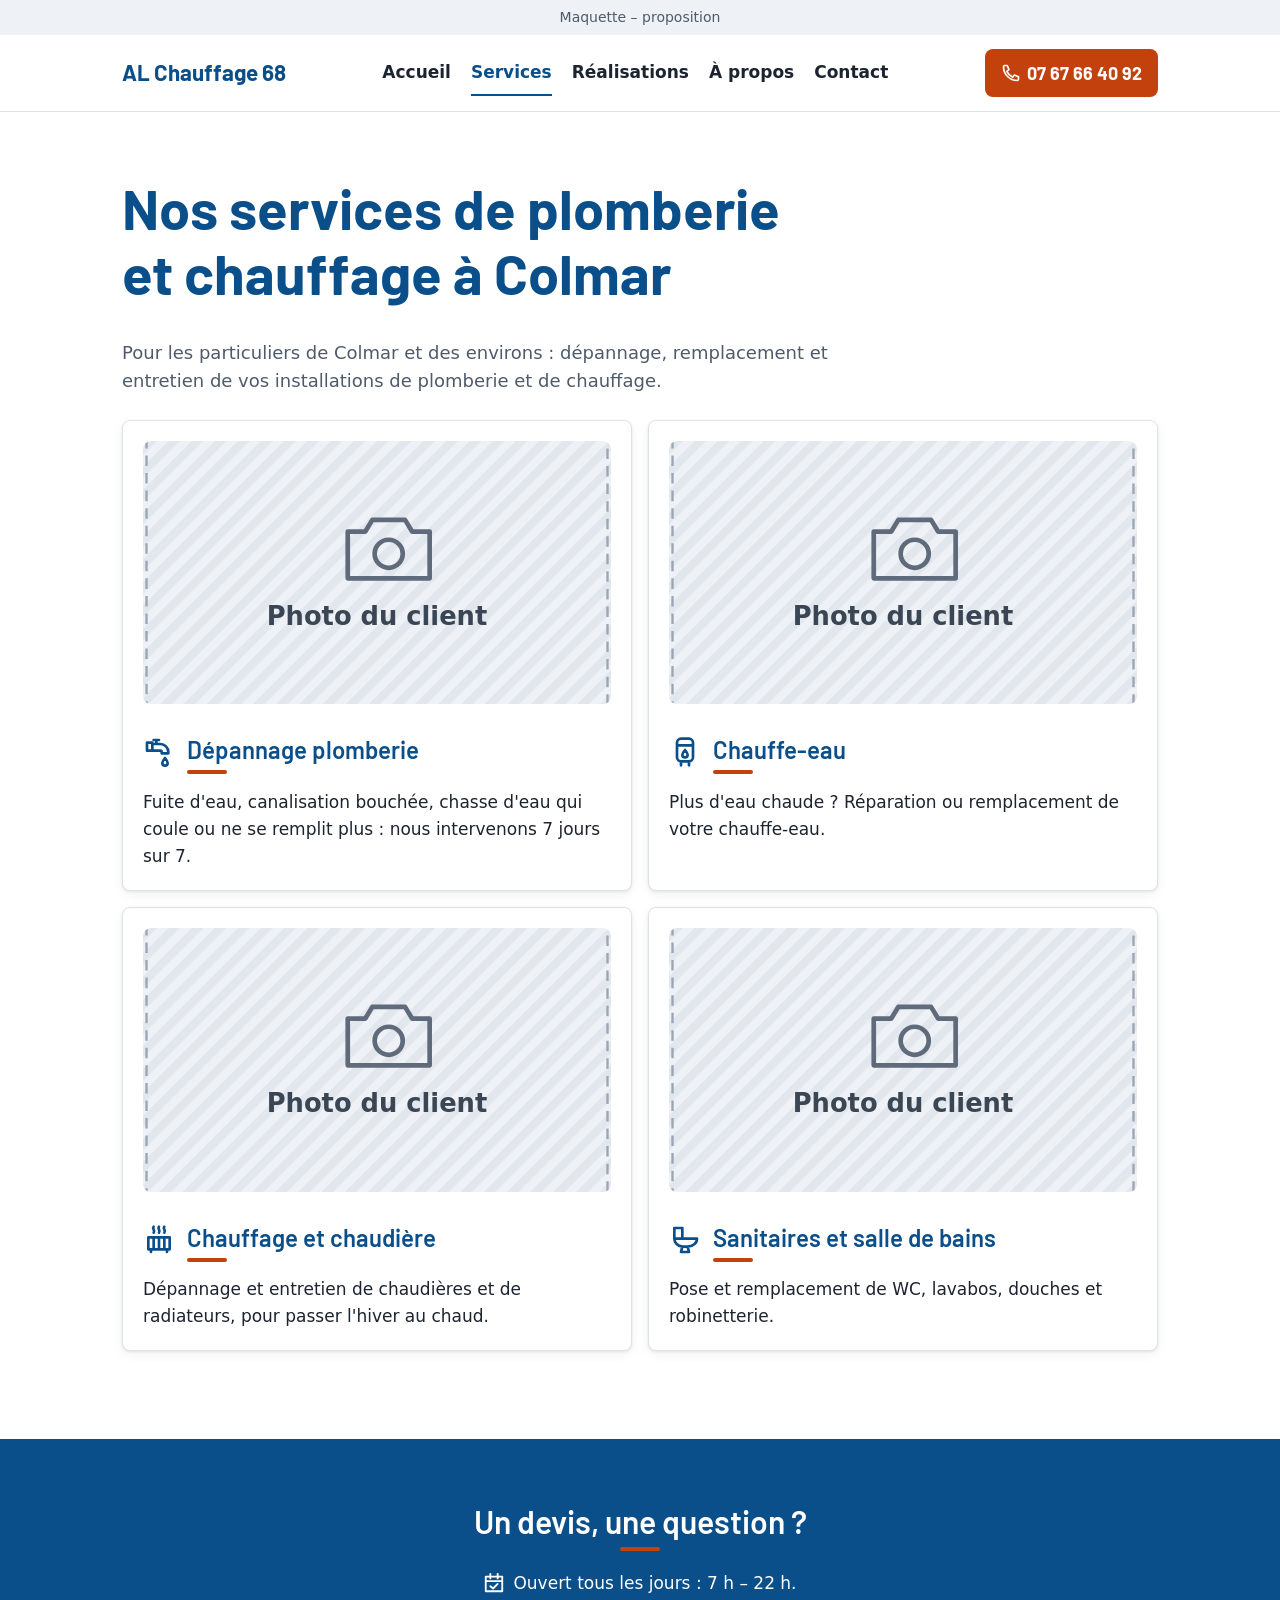
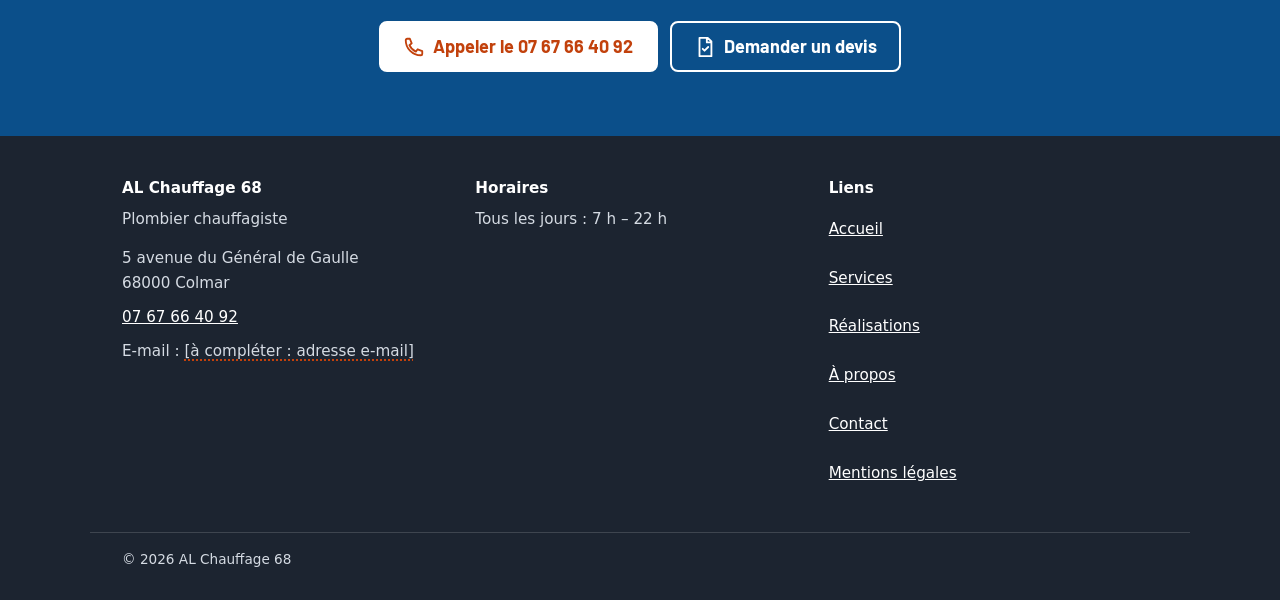
<file: services.html>
<!DOCTYPE html>
<!--
  GABARIT DE BASE : la "coquille" commune à toutes les pages.

  generer.py remplace chaque variable écrite entre doubles accolades
  par la valeur du client (lue dans client.json), et insère le contenu
  propre à chaque page à la place de la variable "contenu".

  Attention : n'écris jamais de doubles accolades dans un commentaire,
  generer.py les remplacerait aussi.

  Les variables qui contiennent du HTML déjà prêt (menu, JSON-LD, contenu…)
  sont fabriquées par generer.py. Les autres sont du texte simple.
-->
<html lang="fr">
<head>
  <meta charset="utf-8">
  <meta name="viewport" content="width=device-width, initial-scale=1">
  <!-- Accueil d'une maquette : check-list et points à vérifier. Placé après le charset,
       que le navigateur doit trouver dans les 1024 premiers octets du fichier. -->
  

  <!-- Référencement : un titre et une description propres à chaque page -->
  <title>Services de plomberie et chauffage à Colmar – AL Chauffage 68</title>
  <meta name="description" content="Les services de AL Chauffage 68, plombier chauffagiste à Colmar : dépannage plomberie, chauffe-eau, chauffage et chaudière, sanitaires et salle de bains.">
  <!-- "index, follow" pour un vrai site, "noindex, nofollow" pour une maquette -->
  <meta name="robots" content="noindex, nofollow">
  <link rel="canonical" href="https://sneaqix.github.io/maquette-al-chauffage-68/services.html">

  <!-- Open Graph : l'aperçu affiché quand on partage le lien (WhatsApp, Facebook…) -->
  <meta property="og:type" content="website">
  <meta property="og:locale" content="fr_FR">
  <meta property="og:site_name" content="AL Chauffage 68">
  <meta property="og:title" content="Services de plomberie et chauffage à Colmar – AL Chauffage 68">
  <meta property="og:description" content="Les services de AL Chauffage 68, plombier chauffagiste à Colmar : dépannage plomberie, chauffe-eau, chauffage et chaudière, sanitaires et salle de bains.">
  <meta property="og:url" content="https://sneaqix.github.io/maquette-al-chauffage-68/services.html">
  <!-- Image de partage (JPG ou PNG) : absente si le client n'a pas encore de photo -->
  <meta property="og:image" content="https://sneaqix.github.io/maquette-al-chauffage-68/assets/img/partage.png">
  <meta property="og:image:width" content="1200">
  <meta property="og:image:height" content="630">
  <meta property="og:image:alt" content="Visuel d'attente : photo du client à venir">

  <meta name="theme-color" content="#0b4f8a">
  <link rel="icon" href="assets/img/favicon.svg" type="image/svg+xml">
  <!-- La graisse des titres et des boutons est chargée en priorité.
       crossorigin est obligatoire pour une police, même sur le même site. -->
  <link rel="preload" href="assets/fonts/barlow-700.woff2" as="font" type="font/woff2" crossorigin>
  <!-- ?v=... : empreinte du fichier calculée par generer.py. Elle change dès que
       le fichier change, ce qui oblige le navigateur à recharger la nouvelle
       version au lieu de garder l'ancienne en mémoire (cache). -->
  <link rel="stylesheet" href="assets/css/style.css?v=8a58036d">

  <!-- Les couleurs du client : elles remplacent celles par défaut de style.css -->
  <style>
    :root {
      --couleur-principale: #0b4f8a;
      --couleur-action: #c2410c;
      --couleur-accent: #e8a317;
    }
  </style>

  <!-- Données structurées LocalBusiness (accueil seulement) : aident Google à comprendre
       qui est l'entreprise, où elle est et quand elle est ouverte -->
  

  <!-- Signale tout de suite au CSS que le JavaScript fonctionne (classe "js"),
       pour que le menu mobile soit replié dès l'affichage, sans clignotement -->
  <script>document.documentElement.classList.add('js');</script>
  <!-- defer : le script s'exécute une fois la page lue, sans la ralentir -->
  <script src="assets/js/main.js?v=74660fad" defer></script>
</head>
<body>
  <!-- Lien d'évitement : permet aux utilisateurs de clavier ou de lecteur
       d'écran de sauter directement au contenu -->
  <a class="lien-evitement" href="#contenu">Aller au contenu</a>

  <!-- Bandeau "Maquette – proposition" (vide sur un vrai site) -->
  <p class="bandeau-maquette">Maquette – proposition</p>

  <header class="entete">
    <div class="conteneur entete__ligne">
      <a class="logo" href="index.html">AL Chauffage 68</a>

      <!-- Bouton ☰ du menu mobile. Affiché seulement si le JS fonctionne
           (voir ".js .menu-bouton" dans style.css) : sans JS, le menu reste
           simplement affiché en entier. -->
      <button class="menu-bouton" type="button" aria-expanded="false"
              aria-controls="menu">
        <span class="menu-bouton__icone" aria-hidden="true"></span>
        <span class="menu-bouton__texte">Menu</span>
      </button>

      <nav class="menu" id="menu" aria-label="Menu principal">
        <ul class="menu__liste">
<li><a class="menu__lien" href="index.html"><svg class="icone menu__icone" aria-hidden="true" focusable="false" viewBox="0 0 24 24" width="22" height="22" fill="none" stroke="currentColor" stroke-width="2" stroke-linecap="round" stroke-linejoin="round"><path d="M3 11l9-8 9 8M5 9.5V21h5v-6h4v6h5V9.5"/></svg>Accueil</a></li>
<li><a class="menu__lien" href="services.html" aria-current="page"><svg class="icone menu__icone" aria-hidden="true" focusable="false" viewBox="0 0 24 24" width="22" height="22" fill="none" stroke="currentColor" stroke-width="2" stroke-linecap="round" stroke-linejoin="round"><path d="M14.7 6.3a1 1 0 0 0 0 1.4l1.6 1.6a1 1 0 0 0 1.4 0l3.8-3.8a6 6 0 0 1-8 8l-6.9 6.9a2.1 2.1 0 0 1-3-3l6.9-6.9a6 6 0 0 1 8-8z"/></svg>Services</a></li>
<li><a class="menu__lien" href="realisations.html"><svg class="icone menu__icone" aria-hidden="true" focusable="false" viewBox="0 0 24 24" width="22" height="22" fill="none" stroke="currentColor" stroke-width="2" stroke-linecap="round" stroke-linejoin="round"><path d="M4 4h16v16H4zM4 17l5-5 4 4 3-3 4 4M14 8.5a1.5 1.5 0 1 0 3 0a1.5 1.5 0 1 0-3 0"/></svg>Réalisations</a></li>
<li><a class="menu__lien" href="a-propos.html"><svg class="icone menu__icone" aria-hidden="true" focusable="false" viewBox="0 0 24 24" width="22" height="22" fill="none" stroke="currentColor" stroke-width="2" stroke-linecap="round" stroke-linejoin="round"><path d="M8 8a4 4 0 1 0 8 0a4 4 0 1 0-8 0M4 21a8 7 0 0 1 16 0"/></svg>À propos</a></li>
<li><a class="menu__lien" href="contact.html"><svg class="icone menu__icone" aria-hidden="true" focusable="false" viewBox="0 0 24 24" width="22" height="22" fill="none" stroke="currentColor" stroke-width="2" stroke-linecap="round" stroke-linejoin="round"><path d="M3 5h18v14H3zM3 6l9 7 9-7"/></svg>Contact</a></li>
</ul>
      </nav>

      <!-- Téléphone dans l'en-tête : visible sur grand écran -->
      <a class="entete__tel" href="tel:+33767664092" aria-label="Appeler le 07 67 66 40 92"><svg class="icone" aria-hidden="true" focusable="false" viewBox="0 0 24 24" width="20" height="20" fill="none" stroke="currentColor" stroke-width="2" stroke-linecap="round" stroke-linejoin="round"><path d="M7.5 3h-3A1.5 1.5 0 0 0 3 4.5 16.5 16.5 0 0 0 19.5 21a1.5 1.5 0 0 0 1.5-1.5v-3l-5-2-2 2.5a14 14 0 0 1-7-7l2.5-2z"/></svg>07 67 66 40 92</a>
    </div>
  </header>

  <main id="contenu">
    <!--
  PAGE SERVICES (devient services.html)
  La variable "services_detail" est fabriquée par generer.py : une carte par service
  (icône + titre en H2, description, photo, et un id : les cartes de l'accueil y mènent).
-->
<section class="section">
  <div class="conteneur">
    <h1>Nos services de plomberie et chauffage à Colmar</h1>
    <p class="intro">Pour les particuliers de Colmar et des environs : dépannage, remplacement et entretien de vos installations de plomberie et de chauffage.</p>

    <ul class="grille-cartes grille-cartes--detail">
<li class="carte-service" id="service-depannage-plomberie"><figure class="photo-attente"><img class="photo" src="assets/img/attente.svg" alt="Image d'attente : Réparation d&#x27;une fuite sous un évier" loading="lazy"></figure><div class="carte-service__titre"><svg class="icone carte-service__icone" aria-hidden="true" focusable="false" viewBox="0 0 24 24" width="32" height="32" fill="none" stroke="currentColor" stroke-width="2" stroke-linecap="round" stroke-linejoin="round"><path d="M3 5h4v6H3zM7 6h6a6 6 0 0 1 6 6v1h-5v-1a1 1 0 0 0-1-1H7M10 6V3M8 3h4M16.5 16.5s-2 2.3-2 3.7a2 2 0 0 0 4 0c0-1.4-2-3.7-2-3.7z"/></svg><h2>Dépannage plomberie</h2></div><p>Fuite d&#x27;eau, canalisation bouchée, chasse d&#x27;eau qui coule ou ne se remplit plus : nous intervenons 7 jours sur 7.</p></li>
<li class="carte-service" id="service-chauffe-eau"><figure class="photo-attente"><img class="photo" src="assets/img/attente.svg" alt="Image d'attente : Chauffe-eau électrique installé par AL Chauffage 68" loading="lazy"></figure><div class="carte-service__titre"><svg class="icone carte-service__icone" aria-hidden="true" focusable="false" viewBox="0 0 24 24" width="32" height="32" fill="none" stroke="currentColor" stroke-width="2" stroke-linecap="round" stroke-linejoin="round"><path d="M6 5a3 3 0 0 1 3-3h6a3 3 0 0 1 3 3v11a3 3 0 0 1-3 3H9a3 3 0 0 1-3-3zM6 7h12M9 19v3M15 19v3M12 10.5s-2 2.3-2 3.5a2 2 0 0 0 4 0c0-1.2-2-3.5-2-3.5z"/></svg><h2>Chauffe-eau</h2></div><p>Plus d&#x27;eau chaude ? Réparation ou remplacement de votre chauffe-eau.</p></li>
<li class="carte-service" id="service-chauffage-et-chaudiere"><figure class="photo-attente"><img class="photo" src="assets/img/attente.svg" alt="Image d'attente : Entretien d&#x27;une chaudière murale" loading="lazy"></figure><div class="carte-service__titre"><svg class="icone carte-service__icone" aria-hidden="true" focusable="false" viewBox="0 0 24 24" width="32" height="32" fill="none" stroke="currentColor" stroke-width="2" stroke-linecap="round" stroke-linejoin="round"><path d="M4 10h16v9H4zM8 10v9M12 10v9M16 10v9M6 19v2M18 19v2M8 2c-1.5 1.7 1.5 2.5 0 4.5M12 2c-1.5 1.7 1.5 2.5 0 4.5M16 2c-1.5 1.7 1.5 2.5 0 4.5"/></svg><h2>Chauffage et chaudière</h2></div><p>Dépannage et entretien de chaudières et de radiateurs, pour passer l&#x27;hiver au chaud.</p></li>
<li class="carte-service" id="service-sanitaires-et-salle-de-bains"><figure class="photo-attente"><img class="photo" src="assets/img/attente.svg" alt="Image d'attente : WC suspendu et lavabo posés dans une salle de bains" loading="lazy"></figure><div class="carte-service__titre"><svg class="icone carte-service__icone" aria-hidden="true" focusable="false" viewBox="0 0 24 24" width="32" height="32" fill="none" stroke="currentColor" stroke-width="2" stroke-linecap="round" stroke-linejoin="round"><path d="M4 3h6v8H4zM4 11h17a7 6 0 0 1-7 6h-4a7 6 0 0 1-6-6zM10 17l-1 4h6l-1-4"/></svg><h2>Sanitaires et salle de bains</h2></div><p>Pose et remplacement de WC, lavabos, douches et robinetterie.</p></li>
</ul>
    
  </div>
</section>

<section class="section section--appel">
  <div class="conteneur">
    <h2>Un devis, une question ?</h2>
    <p class="ligne-icone"><svg class="icone" aria-hidden="true" focusable="false" viewBox="0 0 24 24" width="22" height="22" fill="none" stroke="currentColor" stroke-width="2" stroke-linecap="round" stroke-linejoin="round"><path d="M3 5h18v16H3zM3 10h18M8 2v5M16 2v5M8 15.5l3 2.5 5-5"/></svg><span>Ouvert tous les jours : 7&nbsp;h – 22&nbsp;h.</span></p>
    <div class="boutons boutons--centre">
      <a class="bouton bouton--action" href="tel:+33767664092"><svg class="icone" aria-hidden="true" focusable="false" viewBox="0 0 24 24" width="22" height="22" fill="none" stroke="currentColor" stroke-width="2" stroke-linecap="round" stroke-linejoin="round"><path d="M7.5 3h-3A1.5 1.5 0 0 0 3 4.5 16.5 16.5 0 0 0 19.5 21a1.5 1.5 0 0 0 1.5-1.5v-3l-5-2-2 2.5a14 14 0 0 1-7-7l2.5-2z"/></svg><span>Appeler le <span class="numero">07 67 66 40 92</span></span></a>
      <a class="bouton bouton--contour" href="contact.html#devis"><svg class="icone" aria-hidden="true" focusable="false" viewBox="0 0 24 24" width="22" height="22" fill="none" stroke="currentColor" stroke-width="2" stroke-linecap="round" stroke-linejoin="round"><path d="M6 2h9l4 4v16H6zM14 2v5h5M9.5 14l2 2 4-4"/></svg>Demander un devis</a>
    </div>
  </div>
</section>

  </main>

  <footer class="pied">
    <div class="conteneur pied__grille">
      <!-- Nom, adresse, téléphone : écrits EXACTEMENT comme partout ailleurs
           (même règle que sur la fiche Google, c'est important pour le SEO local) -->
      <div>
        <p class="pied__nom">AL Chauffage 68</p>
        <p>Plombier chauffagiste</p>
        <address>
          5 avenue du Général de Gaulle<br>
          68000 Colmar<br>
          <a href="tel:+33767664092">07 67 66 40 92</a><br>
          E-mail : <span class="a-completer">[à compléter : adresse e-mail]</span>
        </address>
      </div>
      <div>
        <p class="pied__titre">Horaires</p>
        <p>Tous les jours : 7 h – 22 h</p>
      </div>
      <div>
        <p class="pied__titre">Liens</p>
        <ul class="pied__liens">
          <li><a href="index.html">Accueil</a></li>
<li><a href="services.html">Services</a></li>
<li><a href="realisations.html">Réalisations</a></li>
<li><a href="a-propos.html">À propos</a></li>
<li><a href="contact.html">Contact</a></li>
          
          <li><a href="mentions-legales.html">Mentions légales</a></li>
        </ul>
      </div>
    </div>
    <p class="conteneur pied__copyright">© 2026 AL Chauffage 68</p>
  </footer>

  <!-- Barre d'action fixe en bas de l'écran, sur téléphone uniquement -->
  <div class="barre-action">
    <a class="barre-action__bouton barre-action__bouton--appel" href="tel:+33767664092">
      <svg class="icone icone-appel" aria-hidden="true" focusable="false" viewBox="0 0 24 24" width="20" height="20" fill="none" stroke="currentColor" stroke-width="2" stroke-linecap="round" stroke-linejoin="round"><path d="M7.5 3h-3A1.5 1.5 0 0 0 3 4.5 16.5 16.5 0 0 0 19.5 21a1.5 1.5 0 0 0 1.5-1.5v-3l-5-2-2 2.5a14 14 0 0 1-7-7l2.5-2z"/></svg>
      Appeler
    </a>
    <a class="barre-action__bouton" href="sms:+33767664092?&amp;body=Bonjour%2C%20je%20vous%20contacte%20depuis%20votre%20site.%20Je%20souhaite%20un%20devis%20pour%20%3A%20"><svg class="icone" aria-hidden="true" focusable="false" viewBox="0 0 24 24" width="20" height="20" fill="none" stroke="currentColor" stroke-width="2" stroke-linecap="round" stroke-linejoin="round"><path d="M3 4h18v13H9l-6 4zM8 10.5h.01M12 10.5h.01M16 10.5h.01"/></svg>Devis SMS</a>
  </div>
</body>
</html>
</file>
<file: assets/css/style.css>
/* ==========================================================================
   STYLE DU MODÈLE ARTISAN
   --------------------------------------------------------------------------
   Écrit "mobile d'abord" : les règles de base sont pour le téléphone,
   les blocs @media (min-width: ...) ajoutent la mise en page grand écran.

   Deux couleurs : bleu (principale) pour la structure, orange (action) pour agir.
   Le jaune (accent) sert uniquement aux étoiles.
   Infos manquantes : classe .a-completer (gris, pointillés orange), voir section 3.

   Sommaire :
     1. Variables (couleurs, espacements)
     2. Base (police, liens, images)
     3. Utilitaires (conteneur, sections, boutons)
     4. En-tête et menu
     5. Bandeau maquette
     6. Pages : accueil, services, réalisations, à propos, contact
     7. Pied de page
     8. Barre d'action mobile
     9. Grand écran
    10. Préférences de l'utilisateur (animations réduites)
    11. Animations discrètes
   ========================================================================== */


/* 1. VARIABLES ------------------------------------------------------------
   Les couleurs du client sont redéfinies dans le <head> de chaque page
   (voir base.html). Les valeurs ci-dessous ne servent que par défaut.
   Règle : le texte blanc doit rester lisible sur --couleur-principale
   (contraste d'au moins 4,5:1, vérifiable sur https://webaim.org/resources/contrastchecker/). */
:root {
  --cible-tactile: 44px;           /* taille minimum de ce qu'on touche du doigt */
  --couleur-principale: #0b4f8a;   /* structure : titres, liens, fonds, boutons secondaires */
  --couleur-action: #c2410c;       /* action principale : Appeler, Envoyer */
  --couleur-accent: #e8a317;       /* les étoiles, et rien d'autre */

  /* Teinte plus foncée calculée automatiquement (survol des boutons) */
  --couleur-principale-fonce: color-mix(in srgb, var(--couleur-principale) 80%, black);
  /* Replis sans color-mix (Safari avant 16.2) : sinon le fond des boutons disparaît au survol.
     Les vraies teintes sont juste après ce bloc, dans @supports. */
  --couleur-action-fonce: var(--couleur-action);
  --couleur-action-teinte: #fff;
  /* Fond très clair teinté de la couleur du client */
  --couleur-fond-teinte: color-mix(in srgb, var(--couleur-principale) 6%, white);

  --texte: #1c2430;
  --texte-doux: #4f5b6b;
  --fond: #ffffff;
  --bordure: #dde3ea;
  --texte-sur-fonce: #d5dbe3;

  --police-titres: "Barlow", system-ui, -apple-system, "Segoe UI", Roboto, Arial, sans-serif;

  --rayon: 8px;
  --ombre: 0 1px 3px rgb(0 0 0 / 0.08), 0 4px 12px rgb(0 0 0 / 0.05);
  --largeur-max: 1100px;
  --espace: 1.25rem;               /* marge sur les côtés en mobile */
  --hauteur-barre-action: 64px;
}
@supports (color: color-mix(in srgb, red, white)) {
  :root {
    --couleur-action-fonce: color-mix(in srgb, var(--couleur-action) 80%, black);
    --couleur-action-teinte: color-mix(in srgb, var(--couleur-action) 6%, white);
  }
}


/* 2. BASE ----------------------------------------------------------------- */
/* Barlow, hébergée avec le site : aucune requête vers Google (licence : fonts/OFL.txt).
   swap : le texte s'affiche tout de suite en police système, puis passe en Barlow. */
@font-face {
  font-family: "Barlow";
  src: url("../fonts/barlow-600.woff2") format("woff2");
  font-weight: 600;
  font-display: swap;
}
@font-face {
  font-family: "Barlow";
  src: url("../fonts/barlow-700.woff2") format("woff2");
  font-weight: 700;
  font-display: swap;
}

*,
*::before,
*::after {
  box-sizing: border-box;          /* la largeur inclut padding et bordure */
}

html {
  /* Texte courant en police du système (Barlow : titres, nom et boutons seulement) */
  font-family: system-ui, -apple-system, "Segoe UI", Roboto, "Helvetica Neue", Arial, sans-serif;
  line-height: 1.6;
  color: var(--texte);
  background: var(--fond);
  -webkit-text-size-adjust: 100%;
  /* Un élément atteint par une ancre ou par Tab n'est masqué ni par l'en-tête, ni par la barre du bas */
  scroll-padding-top: 88px;
  scroll-padding-bottom: calc(var(--hauteur-barre-action) + 12px);
}

body {
  margin: 0;
  font-size: 1.0625rem;            /* 17 px : confortable sur téléphone */
  /* Place pour la barre d'action fixe en bas (mobile) */
  padding-bottom: var(--hauteur-barre-action);
}

h1, h2, h3 {
  line-height: 1.15;
  margin: 0 0 0.6em;
  font-family: var(--police-titres);
  color: var(--couleur-principale);
  overflow-wrap: break-word;
  text-wrap: balance;              /* évite un mot tout seul sur la dernière ligne */
}
h1 { font-size: clamp(2.3rem, 9vw, 3.5rem); font-weight: 700; }
h2 { font-size: clamp(1.5rem, 4.2vw, 2rem); font-weight: 600; }
h3 { font-size: 1.25rem; font-weight: 600; }
/* Le petit trait orange sous chaque h2 du site */
h2::after {
  content: "";
  display: block;
  width: 40px;
  height: 4px;
  margin-top: 0.4rem;
  border-radius: 2px;
  background: var(--couleur-action);
}

p { margin: 0 0 1em; }

a { color: var(--couleur-principale); }
a:hover { color: var(--couleur-principale-fonce); }

img {
  max-width: 100%;
  height: auto;
  display: block;
}

address { font-style: normal; }

/* Texte caché à l'écran mais lu par les lecteurs d'écran
   (ex. : la légende du tableau des horaires) */
.visuellement-cache {
  position: absolute;
  width: 1px;
  height: 1px;
  overflow: hidden;
  clip-path: inset(50%);
  white-space: nowrap;
}

/* L'attribut hidden doit toujours cacher, même si une classe dit display: flex */
[hidden] { display: none !important; }

/* Contour bien visible quand on navigue au clavier (accessibilité).
   Foncé sur fond clair, blanc sur fond foncé : il doit contraster
   d'au moins 3:1 avec le fond (l'orange d'accent ne fait que 2,2:1 sur blanc). */
:focus-visible {
  outline: 3px solid var(--texte);
  outline-offset: 2px;
}
.pied :focus-visible,
.section--appel :focus-visible { outline-color: #fff; }

/* Lien "Aller au contenu" : caché, il apparaît quand on y arrive au clavier */
.lien-evitement {
  position: absolute;
  left: 0.5rem;
  top: -100px;
  z-index: 100;
  padding: 0.6rem 1rem;
  background: var(--texte);
  color: #fff;
  border-radius: var(--rayon);
}
.lien-evitement:hover,
.lien-evitement:focus { color: #fff; }
.lien-evitement:focus { top: 0.5rem; }


/* 3. UTILITAIRES ---------------------------------------------------------- */
.conteneur {
  width: 100%;
  max-width: var(--largeur-max);
  margin-inline: auto;
  padding-inline: var(--espace);
}
.conteneur--etroit { max-width: 760px; }

.section { padding-block: 2.25rem; }
.section--fond { background: var(--couleur-fond-teinte); }

/* Section d'appel final : fond de la couleur du client, texte blanc */
.section--appel {
  background: var(--couleur-principale);
  color: #fff;
  text-align: center;
}
.section--appel h2 { color: #fff; }
.section--appel h2::after { margin-inline: auto; }

/* Pictogrammes au trait (tracés : ICONES dans generer.py) */
.icone { flex-shrink: 0; }
.ligne-icone {
  display: flex;
  align-items: flex-start;
  gap: 0.5rem;
}
.ligne-icone > .icone { margin-top: 0.15em; }
.section--appel .ligne-icone { justify-content: center; }
.titre-icone .icone {
  margin-right: 0.4rem;
  vertical-align: -0.15em;
}

.intro {
  font-size: 1.125rem;
  color: var(--texte-doux);
  max-width: 65ch;
}

.lien-fleche {
  font-weight: 600;
  text-decoration: none;
}
.lien-fleche::after { content: " →"; }
.lien-fleche:hover { text-decoration: underline; }

/* Boutons : au moins 48 px de haut pour être faciles à toucher du doigt */
.boutons {
  display: flex;
  flex-wrap: wrap;
  gap: 0.75rem;
  margin-top: 1.5rem;
}
.bouton {
  display: inline-flex;
  align-items: center;
  justify-content: center;
  min-height: 48px;
  padding: 0.75rem 1.4rem;
  border: 2px solid var(--couleur-principale);
  border-radius: var(--rayon);
  gap: 0.5rem;
  font-family: var(--police-titres);
  font-size: 1.125rem;
  font-weight: 700;
  line-height: 1.3;
  text-decoration: none;
  text-align: center;
  cursor: pointer;
}
.numero { white-space: nowrap; }
/* Action principale : orange */
.bouton--action {
  background: var(--couleur-action);
  border-color: var(--couleur-action);
  color: #fff;
}
.bouton--action:hover {
  background: var(--couleur-action-fonce);
  border-color: var(--couleur-action-fonce);
  color: #fff;
}
/* Dans un bandeau bleu, l'orange se détache mal (1,6:1) : bouton blanc, texte orange
   (5,18:1 ; au survol, fond teinté : 4,76:1) */
.section--appel .bouton--action {
  background: #fff;
  border-color: #fff;
  color: var(--couleur-action);
}
.section--appel .bouton--action:hover {
  background: var(--couleur-action-teinte);
  border-color: var(--couleur-action-teinte);
  color: var(--couleur-action);
}
.bouton--secondaire {
  background: #fff;
  color: var(--couleur-principale);
}
.bouton--secondaire:hover { background: var(--couleur-fond-teinte); }
/* Bouton transparent bordé de blanc (2e bouton d'une section d'appel) */
.bouton--contour {
  background: transparent;
  border-color: #fff;
  color: #fff;
}
.bouton--contour:hover { background: var(--couleur-principale-fonce); color: #fff; }
.boutons--centre { justify-content: center; }

/* Boutons réservés à un type d'écran (le passage se fait à 900 px, voir section 9) :
   --mobile : seulement téléphone/tablette (ex. SMS : un lien sms: n'ouvre rien sur ordinateur)
   --grand-ecran : seulement ordinateur */
.bouton--grand-ecran { display: none; }

/* Téléphone : boutons principaux en pleine largeur, l'un sous l'autre */
@media (max-width: 639.98px) {
  .accueil-hero .boutons,
  .contact__actions,
  .section--appel .boutons {
    flex-direction: column;
    align-items: stretch;
  }
  .section--appel .conteneur > .bouton { width: 100%; }
}

/* Info que le client doit fournir ou confirmer (posée par texte() dans generer.py) :
   discrète, mais repérable au soulignement en pointillés orange. */
.a-completer {
  color: var(--texte-doux);
  font-weight: 400;
  letter-spacing: normal;
  text-transform: none;
  text-decoration: underline dotted var(--couleur-action);
  text-decoration-thickness: 2px;
  text-underline-offset: 0.22em;
  overflow-wrap: anywhere;
}
/* Sur fond sombre, le gris serait illisible (2,3:1) */
.pied .a-completer,
.section--appel .a-completer { color: var(--texte-sur-fonce); }

/* Image d'attente "Photo du client" (maquette) */
.photo-attente {
  margin: 0;
  border-radius: var(--rayon);
  overflow: hidden;
}

/* Toutes les photos du site : coins arrondis, recadrage propre */
.photo {
  width: 100%;
  border-radius: var(--rayon);
  object-fit: cover;
  aspect-ratio: 4 / 3;
}


/* Zones tactiles : les liens isolés font au moins 44 px de haut
   (les liens au milieu d'une phrase en sont dispensés par les règles WCAG). */
.logo,
.lien-tactile,
.pied a {
  display: inline-flex;
  align-items: center;
  min-width: var(--cible-tactile);
  min-height: var(--cible-tactile);
}
.lien-fleche {
  display: inline-block;
  min-height: var(--cible-tactile);
  padding-block: 0.6rem;
}

/* 4. EN-TÊTE ET MENU ------------------------------------------------------ */
.entete {
  position: sticky;                /* reste en haut pendant le défilement */
  top: 0;
  z-index: 50;
  background: var(--fond);
  border-bottom: 1px solid var(--bordure);
}
.entete__ligne {
  display: flex;
  flex-wrap: wrap;
  align-items: center;
  justify-content: space-between;
  gap: 0.5rem;
  min-height: 64px;
}

.logo {
  font-family: var(--police-titres);
  font-weight: 700;
  font-size: 1.4rem;
  line-height: 1.15;
  color: var(--couleur-principale);
  text-decoration: none;
}

/* Bouton ☰ : trois barres dessinées en CSS.
   Caché par défaut, il n'apparaît que si le JS fonctionne (classe "js"). */
.menu-bouton { display: none; }
.js .menu-bouton {
  display: inline-flex;
  align-items: center;
  gap: 0.5rem;
  min-height: 44px;
  padding: 0.5rem 0.8rem;
  border: 1px solid var(--bordure);
  border-radius: var(--rayon);
  background: #fff;
  font: inherit;
  font-family: var(--police-titres);
  font-weight: 600;
  color: var(--texte);
  cursor: pointer;
}
.menu-bouton__icone,
.menu-bouton__icone::before,
.menu-bouton__icone::after {
  display: block;
  width: 18px;
  height: 2px;
  background: currentColor;
  position: relative;
}
.menu-bouton__icone::before,
.menu-bouton__icone::after { content: ""; position: absolute; }
.menu-bouton__icone::before { top: -6px; }
.menu-bouton__icone::after { top: 6px; }
/* Menu ouvert : la barre du milieu disparaît, les deux autres forment une croix */
[aria-expanded="true"] > .menu-bouton__icone { background: transparent; }
[aria-expanded="true"] > .menu-bouton__icone::before,
[aria-expanded="true"] > .menu-bouton__icone::after { top: 0; background: var(--texte); }
[aria-expanded="true"] > .menu-bouton__icone::before { transform: rotate(45deg); }
[aria-expanded="true"] > .menu-bouton__icone::after { transform: rotate(-45deg); }

/* Le menu prend toute la largeur sous la ligne du logo (mobile) */
.menu { width: 100%; }
.menu__liste {
  list-style: none;
  margin: 0;
  padding: 0 0 0.75rem;
}
.menu__lien {
  display: block;
  padding: 0.75rem 0.25rem;
  border-bottom: 1px solid var(--bordure);
  color: var(--texte);
  font-weight: 600;
  text-decoration: none;
}
/* Page en cours : aria-current="page" est ajouté par generer.py */
.menu__lien[aria-current="page"] { color: var(--couleur-principale); }

/* Icônes du menu : seulement sur téléphone et tablette (cachées en section 9) */
.menu__icone {
  flex-shrink: 0;
  margin-right: 0.25rem;
  vertical-align: middle;
  color: var(--couleur-principale);
}

/* Quand le JS est actif (classe "js" sur <html>), le menu est replié
   par défaut sur mobile et s'ouvre avec le bouton ☰. */
.js .menu { display: none; }
.js .menu.est-ouvert { display: block; }

/* Voile sombre créé par main.js : sous l'en-tête (50) et la barre d'action (60) */
.menu-voile {
  position: fixed;
  inset: 0;
  z-index: 40;
  background: rgb(0 0 0 / 0.45);
  cursor: pointer;
  opacity: 0;
  visibility: hidden;
}
.menu-voile.est-visible { opacity: 1; visibility: visible; }

/* Panneau déroulant : téléphone et tablette, seulement avec JS.
   Sans JS, le menu reste une simple liste dans la page. */
@media (max-width: 899.98px) {
  /* Sans JS, le menu est déplié : un en-tête collant couvrirait la moitié de l'écran */
  html:not(.js) .entete { position: static; }
  /* Classe posée par main.js quand on descend */
  .entete.est-cache { transform: translateY(-100%); }
  .menu-ouvert { overflow: hidden; }   /* la page ne défile plus derrière le menu */

  /* Logo et bouton ne bougent pas quand "Menu" devient "Fermer" */
  .js .entete__ligne { flex-wrap: nowrap; }
  .js .logo { min-width: 0; }
  .js .menu-bouton { flex-shrink: 0; justify-content: center; min-width: 7.2rem; }

  .js .menu {
    position: absolute;                /* par-dessus la page, sans la pousser */
    top: 100%;
    left: 0;
    right: 0;
    max-height: calc(100vh - var(--menu-haut, 100px) - var(--hauteur-barre-action));
    max-height: calc(100dvh - var(--menu-haut, 100px) - var(--hauteur-barre-action));
    overflow-y: auto;
    overscroll-behavior: contain;
    background: var(--fond);
    border-top: 1px solid var(--bordure);
    border-radius: 0 0 16px 16px;
    box-shadow: 0 12px 24px rgb(0 0 0 / 0.15);
  }
  .js .menu__liste { padding: 0.5rem; }
  .js .menu__lien {
    display: flex;
    align-items: center;
    gap: 0.9rem;
    min-height: 56px;
    padding: 0.75rem;
    border-bottom: 0;
    border-left: 4px solid transparent;
    border-radius: var(--rayon);
  }
  .js .menu__lien:focus-visible { outline-offset: -3px; }
  .js .menu__lien:active { background: var(--couleur-fond-teinte); }
  /* Chevron à droite, dessiné avec deux bordures (non lu par les lecteurs d'écran) */
  .js .menu__lien::after {
    content: "";
    width: 8px;
    height: 8px;
    margin: 0 0.25rem 0 auto;
    border-top: 2px solid var(--texte-doux);
    border-right: 2px solid var(--texte-doux);
    transform: rotate(45deg);
  }
  .js .menu__lien[aria-current="page"] {
    border-left-color: var(--couleur-principale);
    background: var(--couleur-fond-teinte);
  }
}

/* Le numéro dans l'en-tête n'apparaît que sur grand écran
   (sur mobile, la barre d'action du bas suffit) */
.entete__tel { display: none; }


/* 5. BANDEAU MAQUETTE ----------------------------------------------------- */
.bandeau-maquette {
  margin: 0;
  padding: 0.4rem var(--espace);
  background: #eef1f5;             /* gris : le jaune est réservé aux étoiles */
  color: var(--texte-doux);
  font-size: 0.875rem;
  text-align: center;
}


/* 6. PAGES ---------------------------------------------------------------- */

/* --- Accueil --- */
.accueil-hero {
  padding-block: 1.5rem;
  background: var(--couleur-fond-teinte);
}
.accueil-hero h1 { margin-bottom: 0.3em; }
.accueil-hero .boutons { margin-top: 1rem; }
.accroche {
  margin-bottom: 0.8rem;
  font-size: 1.1rem;
  line-height: 1.45;
  color: var(--texte-doux);
  max-width: 40ch;
}

/* "Dépannage 7j/7 · 7 h – 22 h" */
.pastille {
  display: inline-flex;
  align-items: center;
  gap: 0.45rem;
  margin-bottom: 0.75rem;
  padding: 0.3rem 0.8rem;
  border-radius: 999px;
  background: var(--couleur-principale);
  color: #fff;
  font-size: 0.9rem;
  font-weight: 600;
  line-height: 1.4;
}

/* Badge Google : ★★★★★ 5,0 228 avis Google */
.note-google {
  display: inline-flex;
  flex-wrap: wrap;
  align-items: center;
  column-gap: 0.5rem;
  min-height: 48px;
  padding: 0.4rem 0.85rem;
  border: 1px solid var(--bordure);
  border-radius: var(--rayon);
  background: #fff;
  box-shadow: var(--ombre);
  color: var(--texte);
  text-decoration: none;
}
a.note-google:hover { border-color: var(--couleur-principale); color: var(--texte); }
.note-google__etoiles {
  color: var(--couleur-accent);
  font-size: 1.25rem;              /* même taille que "5,0" : 14 px de haut tous les deux */
  line-height: 1;
  white-space: nowrap;
}
.note-google strong { font-size: 1.25rem; }
a.note-google .note-google__avis { color: var(--couleur-principale); text-decoration: underline; }

/* Illustration : petite sur téléphone, pour ne pas pousser le contenu */
.accueil-hero__photo { margin-top: 1rem; }
.accueil-hero__photo .illustration {
  width: 100%;
  height: 128px;
  object-fit: contain;
}
.accueil-hero__photo .photo { max-height: 220px; }

/* Grilles de cartes (services) : 1 colonne en mobile */
.grille-cartes {
  display: grid;
  gap: 1rem;
  margin: 1.5rem 0;
  padding: 0;
  list-style: none;
}
.carte-service {
  padding: 1.25rem;
  background: #fff;
  border: 1px solid var(--bordure);
  border-radius: var(--rayon);
  box-shadow: var(--ombre);
}
.carte-service p:last-child { margin-bottom: 0; }
.carte-service__icone,
.tuile > .icone { color: var(--couleur-principale); }

/* Accueil : carte compacte (icône à gauche), cliquable en entier */
.grille-cartes--apercu { gap: 0.6rem; margin: 1rem 0 0.25rem; }
.carte-service--lien {
  position: relative;
  display: flex;
  align-items: flex-start;
  gap: 0.85rem;
  padding: 0.8rem;
  padding-right: 2.1rem;           /* la place du chevron */
}
.carte-service__chevron {
  position: absolute;
  top: 50%;
  right: 0.6rem;
  margin-top: -10px;               /* moitié de sa hauteur : transform reste libre pour le décalage */
  color: var(--couleur-principale);
  pointer-events: none;            /* le clic traverse jusqu'au lien de la carte */
}
.carte-service--lien .carte-service__icone {
  display: grid;
  place-items: center;
  flex-shrink: 0;
  width: 48px;
  height: 48px;
  border-radius: 50%;
  background: var(--couleur-fond-teinte);
}
.carte-service--lien h3 { margin-bottom: 0.15rem; }
.carte-service--lien p { font-size: 0.95rem; line-height: 1.4; }
/* Un seul lien (le titre), dont le ::after recouvre toute la carte */
.carte-service__lien { text-decoration: none; }
.carte-service__lien::after {
  content: "";
  position: absolute;
  inset: 0;
  border-radius: var(--rayon);
}
.carte-service__lien:focus-visible { outline: 0; }
.carte-service__lien:focus-visible::after { outline: 3px solid var(--texte); outline-offset: 2px; }
.carte-service--lien:hover { border-color: var(--couleur-principale); }

/* Page Services : icône à côté du titre, ancre par service */
.carte-service__titre {
  display: flex;
  align-items: flex-start;
  gap: 0.75rem;
}
.carte-service__titre h2 { font-size: 1.5rem; }
.carte-service:target { border-color: var(--couleur-principale); }
.grille-cartes--detail .photo { aspect-ratio: 16 / 9; }
.carte-service .photo,
.carte-service .photo-attente { margin-bottom: 1rem; }

.carte-service__prix {
  font-weight: 700;
  line-height: 1.9;
}
.tarifs {
  margin-top: 1.5rem;
  padding: 1.25rem;
  border-radius: var(--rayon);
  background: var(--couleur-fond-teinte);
}
.tarifs ul { margin: 0; padding-left: 1.2rem; line-height: 1.9; }

/* Tuiles de confiance : 2 colonnes sur téléphone, 4 sur ordinateur */
.tuiles {
  display: grid;
  grid-template-columns: repeat(2, minmax(0, 1fr));
  grid-auto-rows: 1fr;             /* toutes les tuiles à la même hauteur */
  gap: 0.6rem;
  margin: 1rem 0 0;
  padding: 0;
  list-style: none;
}
.tuile {
  padding: 0.8rem 0.5rem;
  border-radius: var(--rayon);
  background: var(--couleur-fond-teinte);
  text-align: center;
}
/* Nombre impair de tuiles : la dernière prend toute la largeur */
@media (max-width: 899.98px) {
  .tuile:last-child:nth-child(odd) { grid-column: 1 / -1; }
}
.tuile > .icone--etoile { color: var(--couleur-accent); }
.tuile__valeur {
  margin: 0.1rem 0 0;
  font-family: var(--police-titres);
  font-size: 1.75rem;
  font-weight: 700;
  line-height: 1.2;
  color: var(--couleur-principale);
}
.tuile__valeur .a-completer { font-size: 0.9rem; }
/* Repère seul : centré dans une ligne aussi haute qu'une grosse valeur (1,2 em).
   Police système : Barlow n'est chargée qu'en 600 et 700, le gris paraîtrait gras. */
.tuile__valeur--repere {
  display: flex;
  align-items: center;
  justify-content: center;
  min-height: 1.2em;
  font-family: system-ui, -apple-system, "Segoe UI", Roboto, "Helvetica Neue", Arial, sans-serif;
}
.tuile__libelle {
  margin: 0;
  font-size: 0.9rem;
  line-height: 1.35;
  color: var(--texte-doux);
}
/* La ligne plus discrète sous les tuiles */
.garanties {
  display: flex;
  flex-wrap: wrap;
  gap: 0.4rem 1.5rem;
  margin: 1rem 0 0;
  padding: 0;
  list-style: none;
  font-size: 0.9rem;
  line-height: 1.5;
  color: var(--texte-doux);
}
.garanties > li > .icone { color: var(--couleur-principale); }

/* Avis Google choisis à la main : carrousel sous 900 px, grille au-delà */
.avis {
  position: relative;              /* repère des positions des cartes (main.js) */
  display: grid;
  gap: 0.75rem;
  margin: 1rem 0 0;
  padding: 0;
  list-style: none;
}
/* Carrousel 100 % CSS : le doigt ou le clavier font défiler, main.js n'ajoute que le compteur */
@media (max-width: 899.98px) {
  .avis {
    display: flex;
    margin-inline: calc(-1 * var(--espace));
    padding: 0.25rem var(--espace) 0.5rem;
    overflow-x: auto;
    overscroll-behavior-x: contain;
    scroll-snap-type: x mandatory;
    scroll-padding-inline: var(--espace);
    /* Barre de défilement cachée, le défilement marche toujours */
    scrollbar-width: none;
  }
  .avis::-webkit-scrollbar { display: none; }
  .avis > li {
    flex: 0 0 85%;
    min-width: 0;
    scroll-snap-align: start;
  }
  .avis > li:only-child { flex-basis: 100%; }
  .avis:focus-visible { outline-offset: -3px; }
}
.carrousel__commandes {
  display: flex;
  align-items: center;
  justify-content: center;
  gap: 1rem;
}
.carrousel__fleche {
  width: var(--cible-tactile);
  height: var(--cible-tactile);
  padding: 0;
  border: 2px solid var(--couleur-principale);
  border-radius: 50%;
  background: #fff;
  color: var(--couleur-principale);
  font: 700 1.6rem/1 var(--police-titres);
  cursor: pointer;
}
/* Premier ou dernier avis : flèche désactivée (main.js déplace le focus clavier sur l'autre) */
.carrousel__fleche:disabled {
  border-color: var(--bordure);
  background: var(--bordure);
  color: var(--texte-doux);
  cursor: default;
}
.carrousel__compteur {
  min-width: 3.5rem;
  margin: 0;
  font-weight: 700;
  text-align: center;
}
.avis-carte figure {
  height: 100%;
  margin: 0;
  padding: 1.25rem;
  background: #fff;
  border: 1px solid var(--bordure);
  border-radius: var(--rayon);
  box-shadow: var(--ombre);
}
.avis-carte__etoiles {
  margin-bottom: 0.5rem;
  color: var(--couleur-accent);
  letter-spacing: 0.1em;
}
.avis-carte blockquote { margin: 0 0 0.75rem; }
.avis-carte blockquote p { margin: 0; }

/* "Lire la suite" : texte coupé à 4 lignes, seulement si le JS fonctionne
   (sans JS, pas de bouton pour déplier : le texte reste donc entier).
   Le texte complet reste dans la page : lecteurs d'écran et Google le lisent. */
.js .avis-carte__texte {
  display: -webkit-box;
  -webkit-box-orient: vertical;
  -webkit-line-clamp: 4;
  line-clamp: 4;
  overflow: hidden;
}
.js .avis-carte__texte.est-deplie {
  display: block;
  overflow: visible;
}
.avis-carte__suite {
  min-height: 44px;              /* assez grand pour le doigt */
  margin: -0.5rem 0 0.5rem;      /* remonte vers le texte qu'il déplie */
  padding: 0;
  border: 0;
  background: none;
  font: inherit;
  font-family: var(--police-titres);
  font-weight: 600;
  color: var(--couleur-principale);
  text-decoration: underline;
  cursor: pointer;
}
.avis-carte__suite:hover { color: var(--couleur-principale-fonce); }
.avis-carte figcaption { font-weight: 700; }
.avis-carte__source { font-weight: 400; color: var(--texte-doux); }

/* Communes de la zone d'intervention, en "étiquettes" */
.zone {
  display: flex;
  flex-wrap: wrap;
  gap: 0.5rem;
  margin: 1rem 0 0;
  padding: 0;
  list-style: none;
}
.zone li {
  padding: 0.3rem 0.8rem;
  border: 1px solid var(--bordure);
  border-radius: 999px;
  background: #fff;
}

/* --- FAQ --- */
.faq__item { border-bottom: 1px solid var(--bordure); }
.faq__item summary {
  display: flex;
  align-items: center;
  justify-content: space-between;
  gap: 1rem;
  min-height: 56px;
  padding: 0.75rem 0.25rem;
  font-weight: 700;
  cursor: pointer;
  list-style: none;                /* retire le triangle du navigateur */
}
.faq__item summary::-webkit-details-marker { display: none; }
.faq__item summary::after {
  content: "+";
  flex-shrink: 0;
  font-size: 1.5rem;
  color: var(--couleur-principale);
}
.faq__item[open] summary::after { content: "−"; }
.faq__reponse { padding: 0 0.25rem 0.5rem; line-height: 1.7; }
.faq__reponse ul { margin: 0 0 1em; padding-left: 1.2rem; }
.faq__reponse li { margin-bottom: 0.5rem; }
/* Même apparence que .a-completer, sans être compté comme un emplacement de plus */
.faq__badge {
  display: inline-block;
  color: var(--texte-doux);
  border-bottom: 2px dotted var(--couleur-action);
  font-size: 0.78rem;
  font-weight: 400;
  line-height: 1.5;
}

/* --- Réalisations : galerie --- */
.galerie {
  display: grid;
  gap: 1rem;
  margin: 1.5rem 0 0;
  padding: 0;
  list-style: none;
}
.galerie figure { margin: 0; }
/* Cadre de chaque photo : coupe ce qui dépasse quand elle zoome au survol */
.galerie__cadre {
  overflow: hidden;
  border-radius: var(--rayon);
}
.galerie figcaption {
  margin-top: 0.4rem;
  font-size: 0.95rem;
  color: var(--texte-doux);
  line-height: 1.6;
}
.galerie__titre { display: block; color: var(--texte); }
.galerie__ligne { display: block; }

/* --- À propos --- */
.a-propos__photo { margin-top: 1.5rem; }
.a-propos__sections {
  display: grid;
  gap: 1rem;
}
.a-propos__sections .carte-info { background: #fff; line-height: 1.7; }
.a-propos__sections h2 { font-size: 1.4rem; }
.a-propos__sections ul { margin: 0; padding-left: 1.2rem; }

/* --- Contact --- */
.contact__grille {
  display: grid;
  gap: 1rem;
  margin-top: 2.5rem;
}
.contact__actions { margin-top: 1rem; }
.carte-info {
  padding: 1.25rem;
  border: 1px solid var(--bordure);
  border-radius: var(--rayon);
}
.carte-info address { margin: 1rem 0; }

/* Tableau des horaires */
.horaires {
  width: 100%;
  border-collapse: collapse;
}
.horaires th,
.horaires td {
  padding: 0.45rem 0;
  border-bottom: 1px solid var(--bordure);
  text-align: left;
}
.horaires th { font-weight: 600; padding-right: 1rem; }

/* Encadré de la carte, remplacé par l'iframe Google Maps après le clic */
.carte {
  display: flex;
  flex-direction: column;
  align-items: center;
  justify-content: center;
  gap: 1rem;
  min-height: 300px;
  margin-top: 1.5rem;
  padding: 1.5rem;
  border-radius: var(--rayon);
  background: var(--couleur-fond-teinte);
  text-align: center;
}
.carte__texte {
  max-width: 45ch;
  margin: 0;
  font-size: 0.95rem;
  color: var(--texte-doux);
}
.carte iframe {
  width: 100%;
  height: 400px;
  border: 0;
  border-radius: var(--rayon);
}
.carte.est-chargee { padding: 0; }
/* Sans JS le bouton "Afficher la carte" ne ferait rien : on masque l'encadré */
html:not(.js) .carte { display: none; }

/* --- Formulaire de devis --- */
.devis {
  max-width: 680px;
  margin-top: 2rem;
}
.devis__retour,
.formulaire__etat:not(:empty) {
  padding: 0.75rem 1rem;
  border: 1px solid var(--bordure);
  border-radius: var(--rayon);
  background: var(--couleur-fond-teinte);
}
.devis__demo {
  margin: 0.75rem 0;
  font-size: 0.8rem;
  line-height: 1.5;
  color: var(--texte-doux);
}
/* Formulaire en test : dit clairement qui reçoit, avant qu'on le remplisse */
.devis__test {
  padding: 0.75rem 1rem;
  border: 2px solid var(--couleur-action);
  border-radius: var(--rayon);
}
/* Confirmation sans JS : Web3Forms renvoie sur contact.html#demande-envoyee */
.devis__retour { display: none; }
.devis__retour:target { display: block; }

.formulaire__piege { display: none; }
.formulaire__aide,
.champ__aide {
  margin: 0 0 0.4rem;
  font-size: 0.9rem;
  color: var(--texte-doux);
}
.champ {
  min-width: 0;
  margin: 1.1rem 0 0;
  padding: 0;
  border: 0;
}
.champ > label,
.champ legend {
  display: block;
  margin-bottom: 0.3rem;
  padding: 0;
  font-weight: 700;
}
.champ input:not([type="radio"]),
.champ select,
.champ textarea {
  display: block;
  width: 100%;
  min-height: 48px;
  padding: 0.6rem 0.75rem;
  border: 1px solid var(--texte-doux);   /* 3:1 minimum pour le bord d'un champ */
  border-radius: var(--rayon);
  background: #fff;
  color: var(--texte);
  font: inherit;                         /* 17 px : iOS ne zoome pas dans le champ */
}
.champ textarea { resize: vertical; }
.champ [aria-invalid="true"] { border: 2px solid #b3261e; }
.champ__erreur {
  margin: 0.35rem 0 0;
  color: #b3261e;                        /* 6,5:1 sur blanc */
  font-weight: 600;
  font-size: 0.95rem;
}
.champ__erreur:empty { display: none; }
/* .champ devant .choix : sinon ".champ > label" (display: block) l'emporte */
.champ .choix {
  display: inline-flex;
  align-items: center;
  gap: 0.5rem;
  min-width: 96px;
  min-height: 48px;
  margin: 0 0.5rem 0 0;
  padding: 0 1rem;
  border: 1px solid var(--texte-doux);
  border-radius: var(--rayon);
  cursor: pointer;
}
.choix input {
  width: 22px;
  height: 22px;
  margin: 0;
  accent-color: var(--couleur-principale);
}
.formulaire__photo { margin: 1.1rem 0; }
.formulaire__envoi { width: 100%; margin-top: 0.5rem; }
.formulaire__envoi:disabled { opacity: 0.6; cursor: not-allowed; }
.formulaire.est-pret .formulaire__sans-js { display: none; }
/* Pas de display:none quand il est vide : la zone doit exister pour être annoncée */
.formulaire__etat { margin: 1rem 0; }
.formulaire__etat[data-type="succes"]:not(:empty) { border-color: #1b6b3a; background: #e8f5ec; }
.formulaire__etat[data-type="erreur"]:not(:empty) { border-color: #b3261e; background: #fdecea; }
.devis__rgpd {
  font-size: 0.875rem;
  line-height: 1.6;
  color: var(--texte-doux);
}

/* --- Mentions légales --- */
.texte-long p { line-height: 1.75; }   /* place pour les pointillés des repères */
.texte-long h3 { margin: 1.4rem 0 0.3rem; font-size: 1.05rem; }
.texte-long h2 { margin-top: 2rem; font-size: 1.4rem; }


/* 7. PIED DE PAGE --------------------------------------------------------- */
.pied {
  padding-block: 2.5rem 1rem;
  background: #1c2430;
  color: var(--texte-sur-fonce);
  font-size: 0.95rem;
}
.pied a { color: #fff; }
.pied__grille {
  display: grid;
  gap: 1.5rem;
}
.pied__nom,
.pied__titre {
  margin-bottom: 0.4rem;
  font-weight: 700;
  color: #fff;
}
.pied__liens {
  margin: 0;
  padding: 0;
  list-style: none;
}
.pied__liens li { margin-bottom: 0.3rem; break-inside: avoid; }
/* Téléphone : 2 colonnes, qui se lisent de haut en bas puis à droite */
@media (max-width: 639.98px) {
  .pied__liens { columns: 2; column-gap: 0.75rem; }
}
.pied__copyright {
  margin-top: 2rem;
  padding-top: 1rem;
  border-top: 1px solid rgb(255 255 255 / 0.15);
  font-size: 0.85rem;
}


/* 8. BARRE D'ACTION MOBILE ------------------------------------------------ */
.barre-action {
  position: fixed;
  left: 0;
  right: 0;
  bottom: 0;
  z-index: 60;
  display: grid;
  grid-template-columns: 3fr 2fr;  /* "Appeler" plus large que "Devis SMS" */
  gap: 0.5rem;
  height: var(--hauteur-barre-action);
  padding: 0.5rem;
  /* Marge pour la barre système des iPhone récents */
  padding-bottom: calc(0.5rem + env(safe-area-inset-bottom));
  background: #fff;
  border-top: 1px solid var(--bordure);
  box-shadow: 0 -2px 10px rgb(0 0 0 / 0.08);
}
.barre-action__bouton {
  display: flex;
  align-items: center;
  justify-content: center;
  gap: 0.5rem;
  border: 2px solid var(--couleur-principale);
  border-radius: var(--rayon);
  font-family: var(--police-titres);
  font-size: 1.125rem;
  font-weight: 700;
  text-decoration: none;
  color: var(--couleur-principale);
  background: #fff;
  white-space: nowrap;
}
.barre-action__bouton--appel {
  background: var(--couleur-action);
  border-color: var(--couleur-action);
  color: #fff;
}
.barre-action__bouton--appel:hover {
  background: var(--couleur-action-fonce);
  border-color: var(--couleur-action-fonce);
  color: #fff;
}
/* Posée par main.js sur l'accueil, tant que le "Appeler" du haut est à l'écran.
   visibility : la barre cachée sort aussi de la navigation au clavier. */
.barre-action.est-masquee {
  transform: translateY(calc(100% + 12px));
  visibility: hidden;
}
/* Menu ouvert : il recouvre le bouton du haut, la barre doit donc revenir */
.menu-ouvert .barre-action.est-masquee {
  transform: none;
  visibility: visible;
}


/* 9. GRAND ÉCRAN ---------------------------------------------------------- */

/* Tablette et plus (à partir de 640 px) : grilles sur 2 colonnes */
@media (min-width: 640px) {
  .grille-cartes,
  .galerie,
  .a-propos__sections,
  .contact__grille { grid-template-columns: repeat(2, 1fr); }
  .pied__grille { grid-template-columns: repeat(3, 1fr); }
  .formulaire__envoi { width: auto; min-width: 260px; }
}

/* Ordinateur (à partir de 900 px) : menu en ligne, plus de barre d'action */
@media (min-width: 900px) {
  :root { --espace: 2rem; }

  html { scroll-padding-bottom: 12px; }
  body { padding-bottom: 0; }
  .barre-action { display: none; }

  /* Boutons réservés à un type d'écran (voir section 3) */
  .bouton--mobile { display: none; }
  .bouton--grand-ecran { display: inline-flex; }

  .section { padding-block: 4rem; }

  /* Le menu s'affiche toujours en ligne, le bouton ☰ disparaît */
  .entete__ligne { flex-wrap: nowrap; min-height: 76px; }
  .js .menu-bouton { display: none; }
  .menu,
  .js .menu { display: block; width: auto; }
  .menu__liste { display: flex; gap: 1.25rem; padding: 0; }
  .menu__lien { padding: 0.5rem 0; border-bottom: 2px solid transparent; }
  .menu__icone { display: none; }
  .menu__lien:hover,
  .menu__lien[aria-current="page"] { border-bottom-color: var(--couleur-principale); }

  .entete__tel {
    display: inline-flex;
    align-items: center;
    gap: 0.4rem;
    min-height: 48px;
    padding: 0.5rem 1rem;
    border-radius: var(--rayon);
    background: var(--couleur-action);
    color: #fff;
    font-family: var(--police-titres);
    font-size: 1.125rem;
    font-weight: 700;
    text-decoration: none;
    white-space: nowrap;
  }
  .entete__tel:hover { background: var(--couleur-action-fonce); color: #fff; }

  /* Accueil et À propos : texte à gauche, photo à droite */
  .accueil-hero { padding-block: 3.5rem; }
  .accueil-hero__photo .illustration { height: 320px; }
  /* Boutons un peu resserrés : ils tiennent côte à côte dès 900 px */
  .accueil-hero .boutons { gap: 0.6rem; }
  .accueil-hero .bouton { padding-inline: 0.75rem; }
  .accueil-hero__photo .photo { max-height: none; }
  .accueil-hero__grille,
  .a-propos__grille {
    display: grid;
    grid-template-columns: 1fr 1fr;
    gap: 3rem;
    align-items: center;
  }
  .accueil-hero__grille { grid-template-columns: minmax(0, 3fr) minmax(0, 2fr); gap: 2rem; }
  .accueil-hero__photo,
  .a-propos__photo { margin-top: 0; }

  .galerie { grid-template-columns: repeat(3, 1fr); }
  .grille-cartes--apercu { grid-template-columns: repeat(4, minmax(0, 1fr)); }
  /* Une colonne par tuile : 4 pour AL Chauffage 68 */
  .tuiles {
    grid-template-columns: none;
    grid-auto-flow: column;
    grid-auto-columns: minmax(0, 1fr);
  }
  .carte-service--lien { flex-direction: column; padding: 1.25rem; padding-right: 2.1rem; }
  .carrousel__commandes { display: none; }
  /* Avis : autant de colonnes que possible (au moins 240 px chacune),
     donc 4 avis = 4 colonnes sur une seule ligne */
  .avis { grid-template-columns: repeat(auto-fit, minmax(240px, 1fr)); }
}


/* 10. PRÉFÉRENCES DE L'UTILISATEUR ---------------------------------------- */
/* Si le visiteur a demandé moins d'animations dans son système */
@media (prefers-reduced-motion: reduce) {
  * { scroll-behavior: auto !important; transition: none !important; }
}


/* 11. ANIMATIONS DISCRÈTES ------------------------------------------------
   Toutes dans ce bloc : elles n'existent QUE si le visiteur n'a pas demandé
   "réduire les animations" dans les réglages de son téléphone/ordinateur.
   Courtes (moins de 0,6 s), jamais en boucle, rien n'est caché sans JS. */
@media (prefers-reduced-motion: no-preference) {

  /* --- Boutons qui s'enfoncent au clic / au toucher --- */
  .bouton,
  .barre-action__bouton,
  .entete__tel {
    transition: background-color 0.2s, border-color 0.2s, color 0.2s, transform 0.1s;
  }
  .bouton:active,
  .barre-action__bouton:active,
  .entete__tel:active { transform: translateY(1px); }

  /* --- Chevron des cartes de services : glisse au focus clavier (et au survol, plus bas) --- */
  .carte-service__chevron { transition: transform 0.2s ease-out; }
  .carte-service--lien:has(:focus-visible) .carte-service__chevron { transform: translateX(3px); }

  /* --- Survol à la souris uniquement ("hover: hover" exclut les écrans tactiles) --- */
  @media (hover: hover) {
    /* Cartes qui se soulèvent */
    .carte-service,
    .avis-carte figure {
      transition: transform 0.2s ease-out, box-shadow 0.2s ease-out;
    }
    .carte-service:hover,
    .avis-carte figure:hover {
      transform: translateY(-3px);
      box-shadow: 0 2px 6px rgb(0 0 0 / 0.08), 0 10px 24px rgb(0 0 0 / 0.08);
    }

    .carte-service--lien:hover .carte-service__chevron { transform: translateX(3px); }

    /* Photos de la galerie qui zooment de 3 % dans leur cadre */
    .galerie .photo { transition: transform 0.4s ease-out; }
    .galerie li:hover .photo { transform: scale(1.03); }
  }

  /* --- Étoiles de la note Google : un éclat l'une après l'autre ---
     Seule la taille bouge : elles sont jaunes dès le premier affichage. */
  .note-google__etoiles .etoile {
    display: inline-block;
    animation: etoile-eclat 0.3s ease-in-out;
  }
  .note-google__etoiles .etoile:nth-child(2) { animation-delay: 0.1s; }
  .note-google__etoiles .etoile:nth-child(3) { animation-delay: 0.2s; }
  .note-google__etoiles .etoile:nth-child(4) { animation-delay: 0.3s; }
  .note-google__etoiles .etoile:nth-child(5) { animation-delay: 0.4s; }

  @keyframes etoile-eclat {
    0%, 100% { transform: scale(1); }
    50%      { transform: scale(1.3); }
  }

  /* --- Téléphone qui "sonne" une seule fois, 2 s après l'ouverture --- */
  .icone-appel {
    transform-origin: 50% 50%;
    animation: telephone-sonner 0.6s ease-in-out 2s 1;
  }
  @keyframes telephone-sonner {
    0%, 100% { transform: rotate(0); }
    20%, 60% { transform: rotate(-14deg); }
    40%, 80% { transform: rotate(14deg); }
  }

  /* --- Barre du bas qui glisse (classe posée après le premier placement, sinon elle clignote) --- */
  .barre-action.est-animee { transition: transform 0.25s ease-out, visibility 0.25s; }

  /* --- En-tête qui se cache en descendant --- */
  .entete { transition: transform 0.25s ease-out; }

  /* --- Menu mobile qui se déroule doucement --- */
  .js .menu.est-ouvert { animation: menu-derouler 0.25s ease-out; }
  .menu-voile { transition: opacity 0.25s, visibility 0.25s; }
  .menu-bouton__icone { transition: background-color 0.2s; }
  .menu-bouton__icone::before,
  .menu-bouton__icone::after { transition: top 0.2s, transform 0.2s; }
  @keyframes menu-derouler {
    from { opacity: 0; transform: translateY(-8px); }
    to   { opacity: 1; transform: translateY(0); }
  }

  /* --- Titres de section qui apparaissent au défilement ---
     main.js ajoute la classe "apparition" (titres pas encore à l'écran),
     puis "est-visible" quand on arrive dessus. Sans JS : rien n'est caché. */
  .apparition {
    opacity: 0;
    transform: translateY(12px);
    transition: opacity 0.5s ease-out, transform 0.5s ease-out;
  }
  .apparition.est-visible {
    opacity: 1;
    transform: none;
  }
}
</file>
